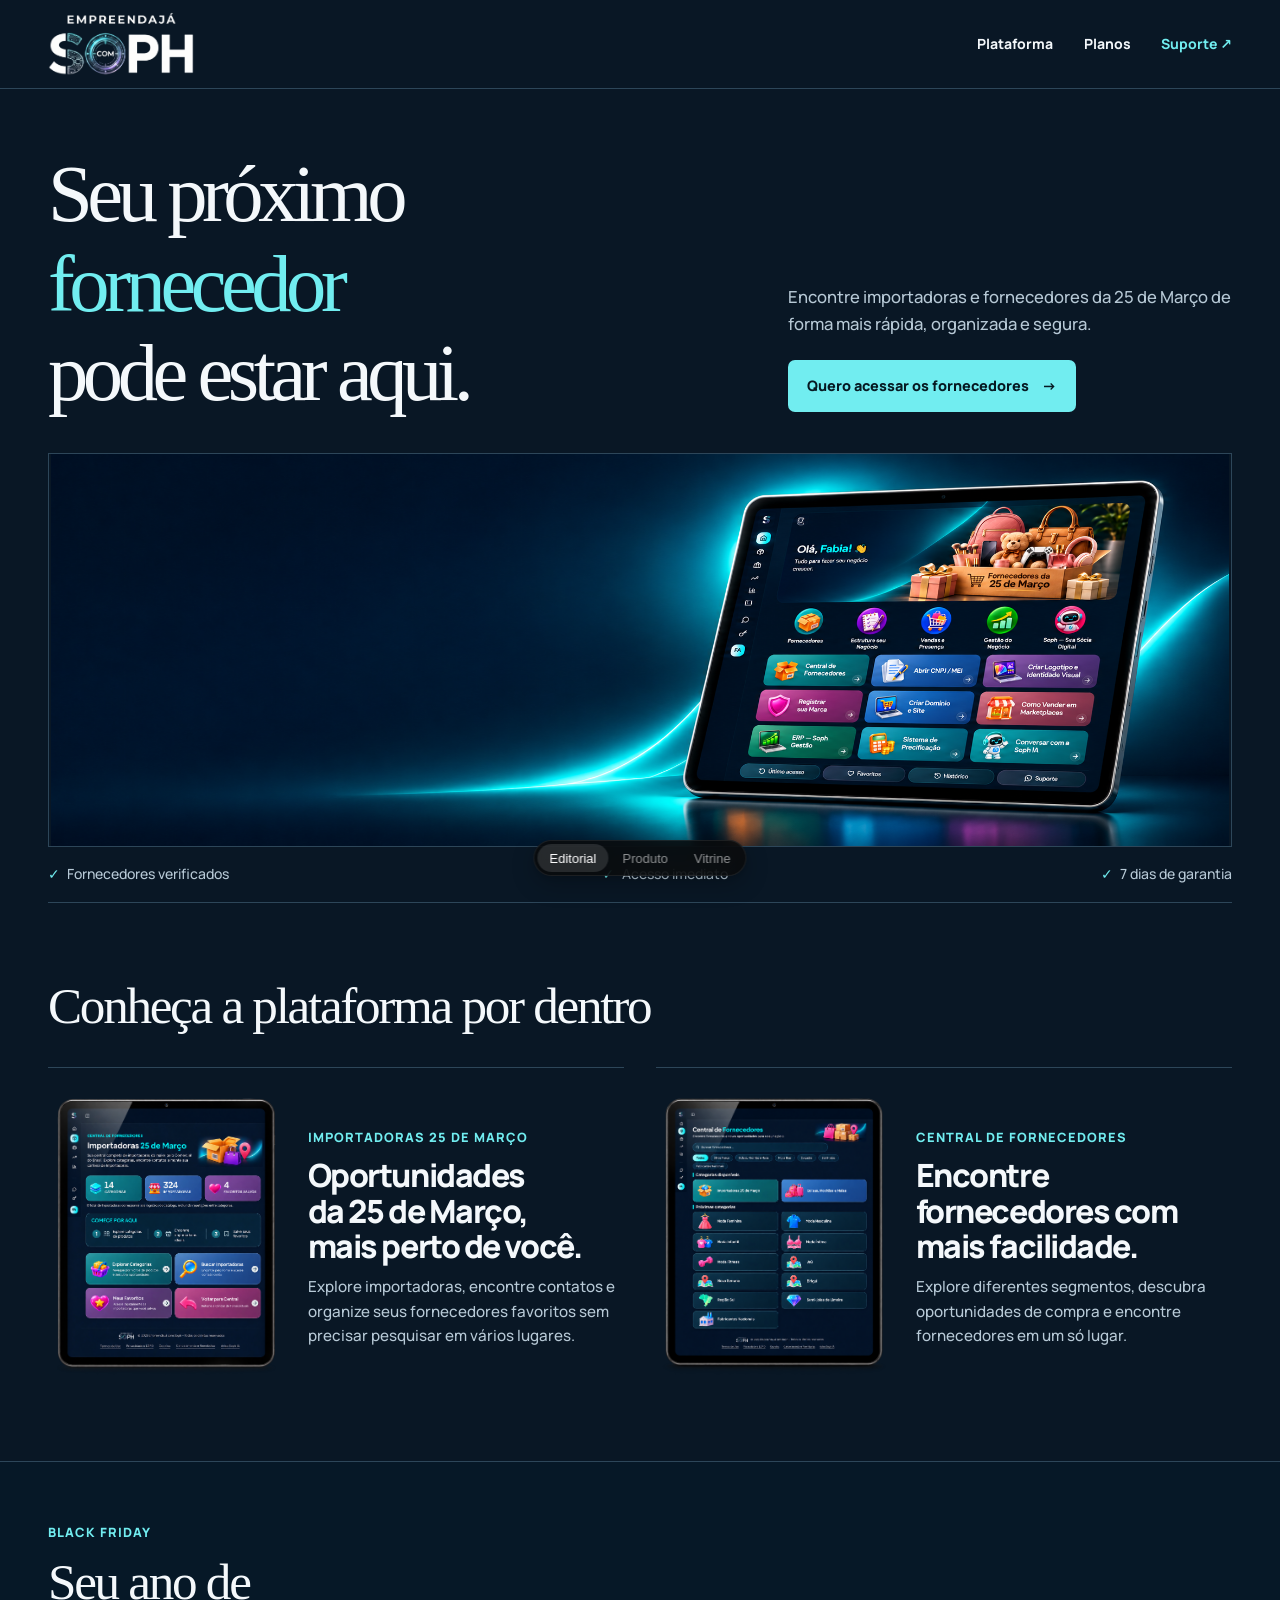
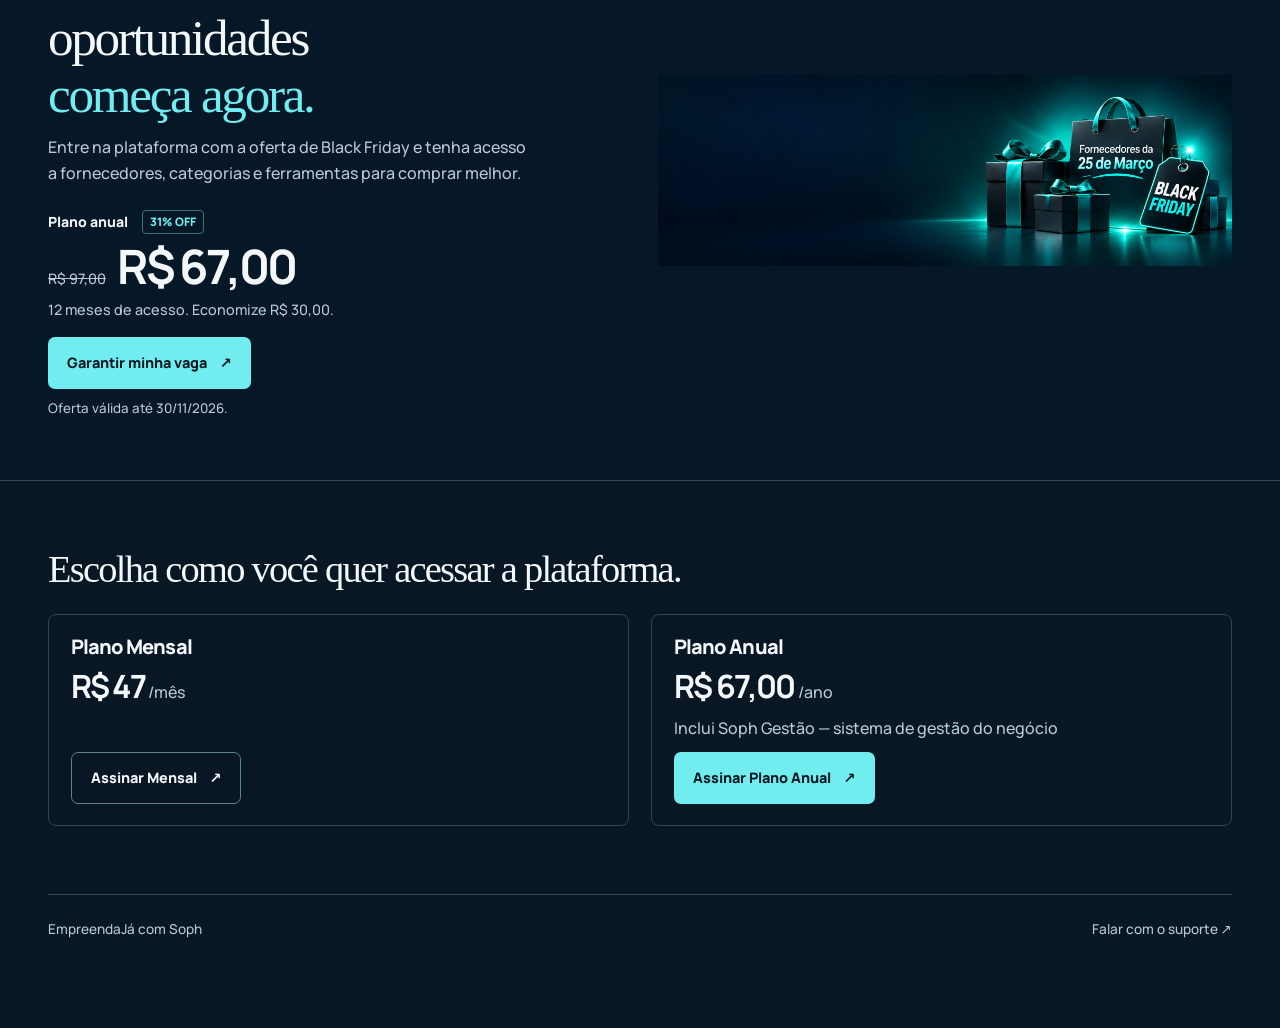
<file: public/prototipos/direcao-visual/index.html>
<!doctype html>
<html lang="pt-BR">
<head>
  <meta charset="utf-8">
  <meta name="viewport" content="width=device-width, initial-scale=1">
  <meta name="robots" content="noindex, nofollow">
  <meta name="theme-color" content="#081625">
  <title>EmpreendaJá com Soph · Direções visuais</title>
  <link rel="icon" href="favicon.ico">
  <link rel="stylesheet" href="site.css">
  <link rel="stylesheet" href="picker.css">
</head>
<body>
  <div id="stage"></div>
<nav class="proto-picker" aria-label="Prototype variants">
  <span class="proto-picker-highlight" aria-hidden="true"></span>
  <button class="proto-picker-item" data-active aria-current="true">Editorial</button>
  <button class="proto-picker-item">Produto</button>
  <button class="proto-picker-item">Vitrine</button>
</nav>
  <script src="site.js"></script>
  <script src="picker.js"></script>
</body>
</html>
</file>
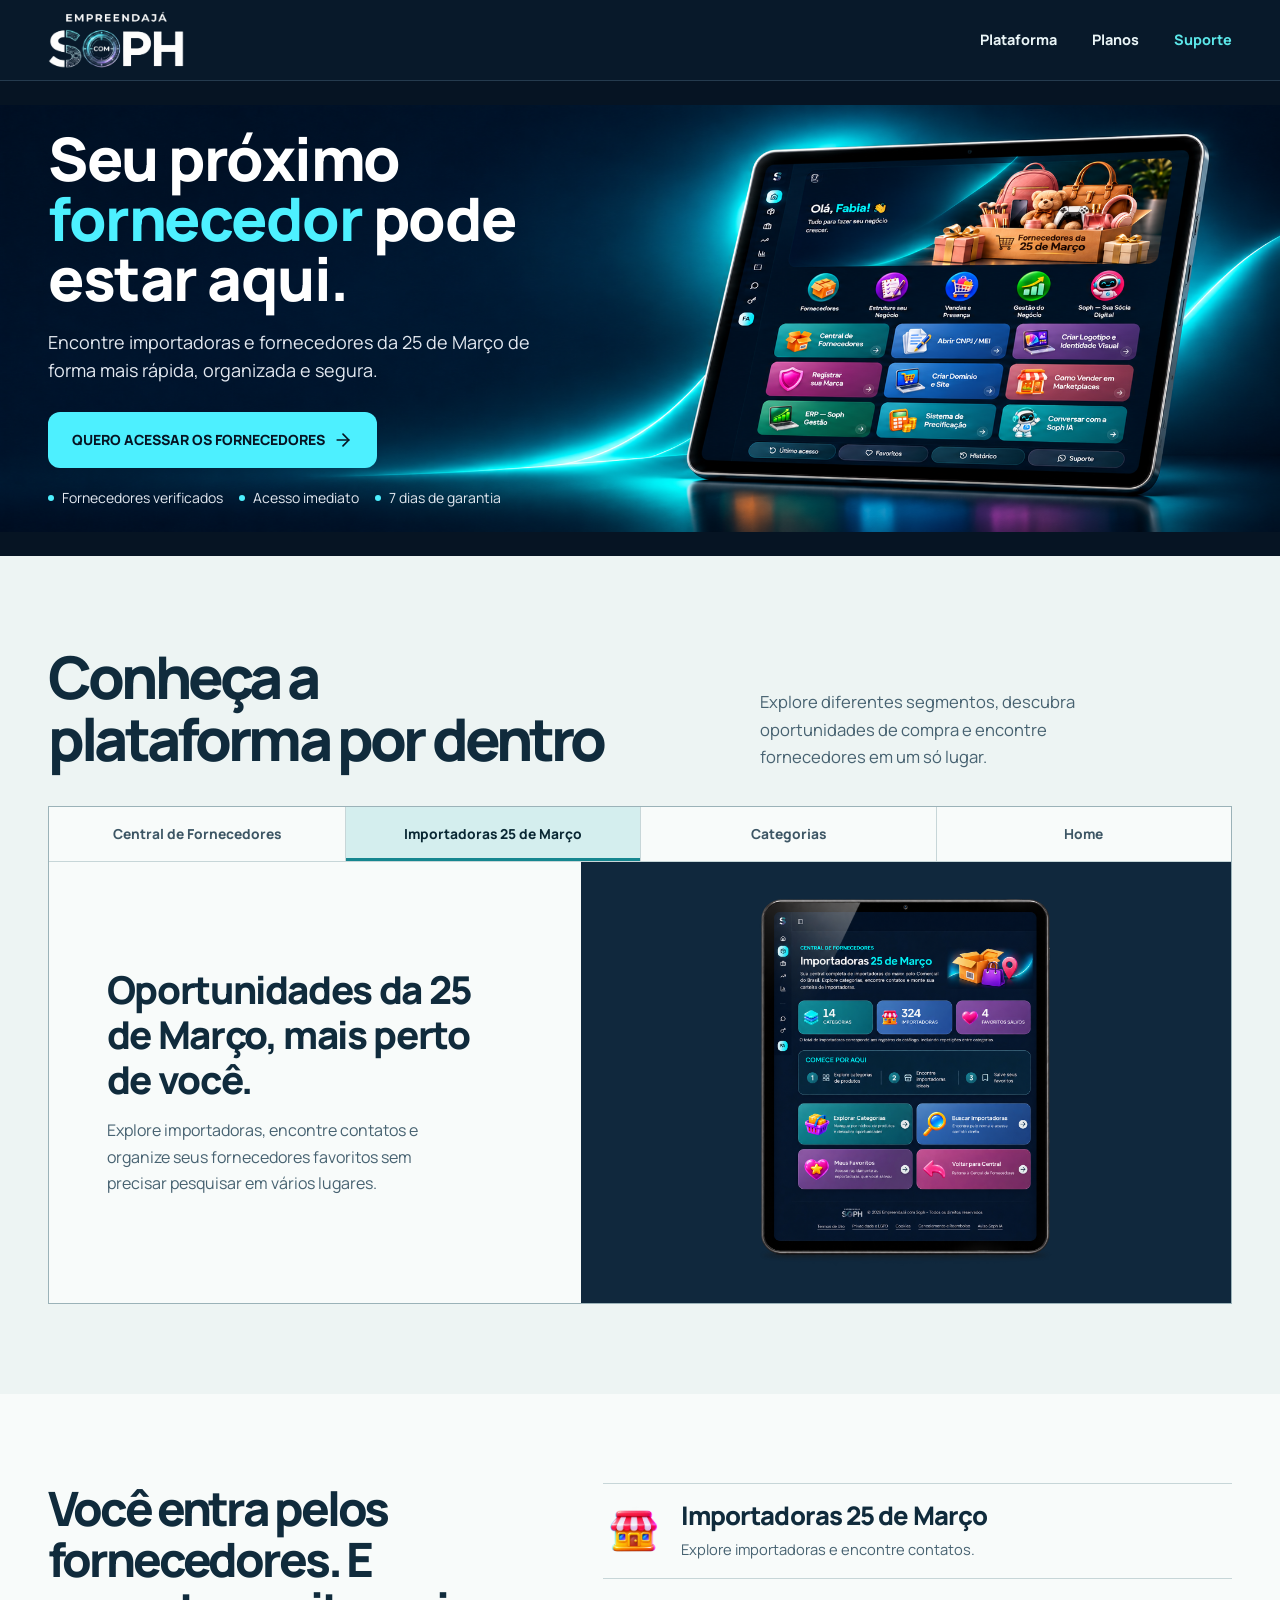
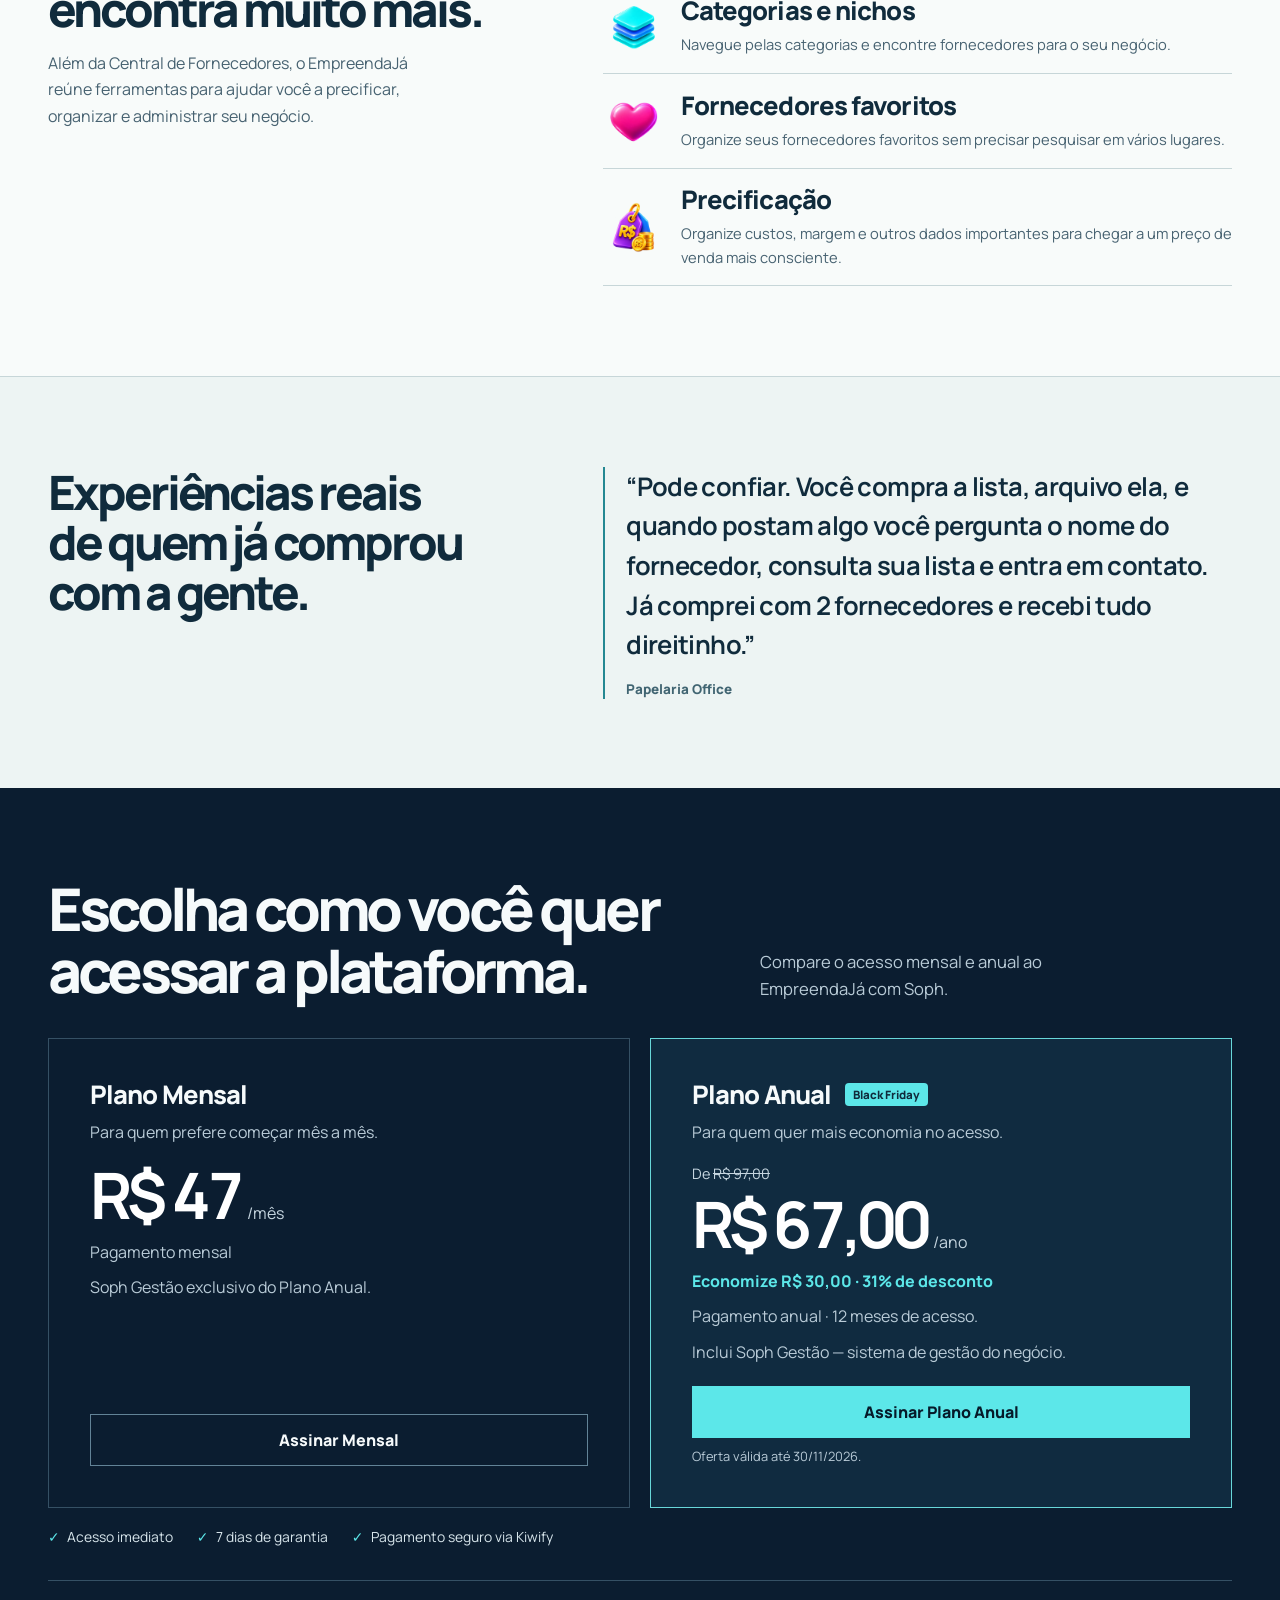
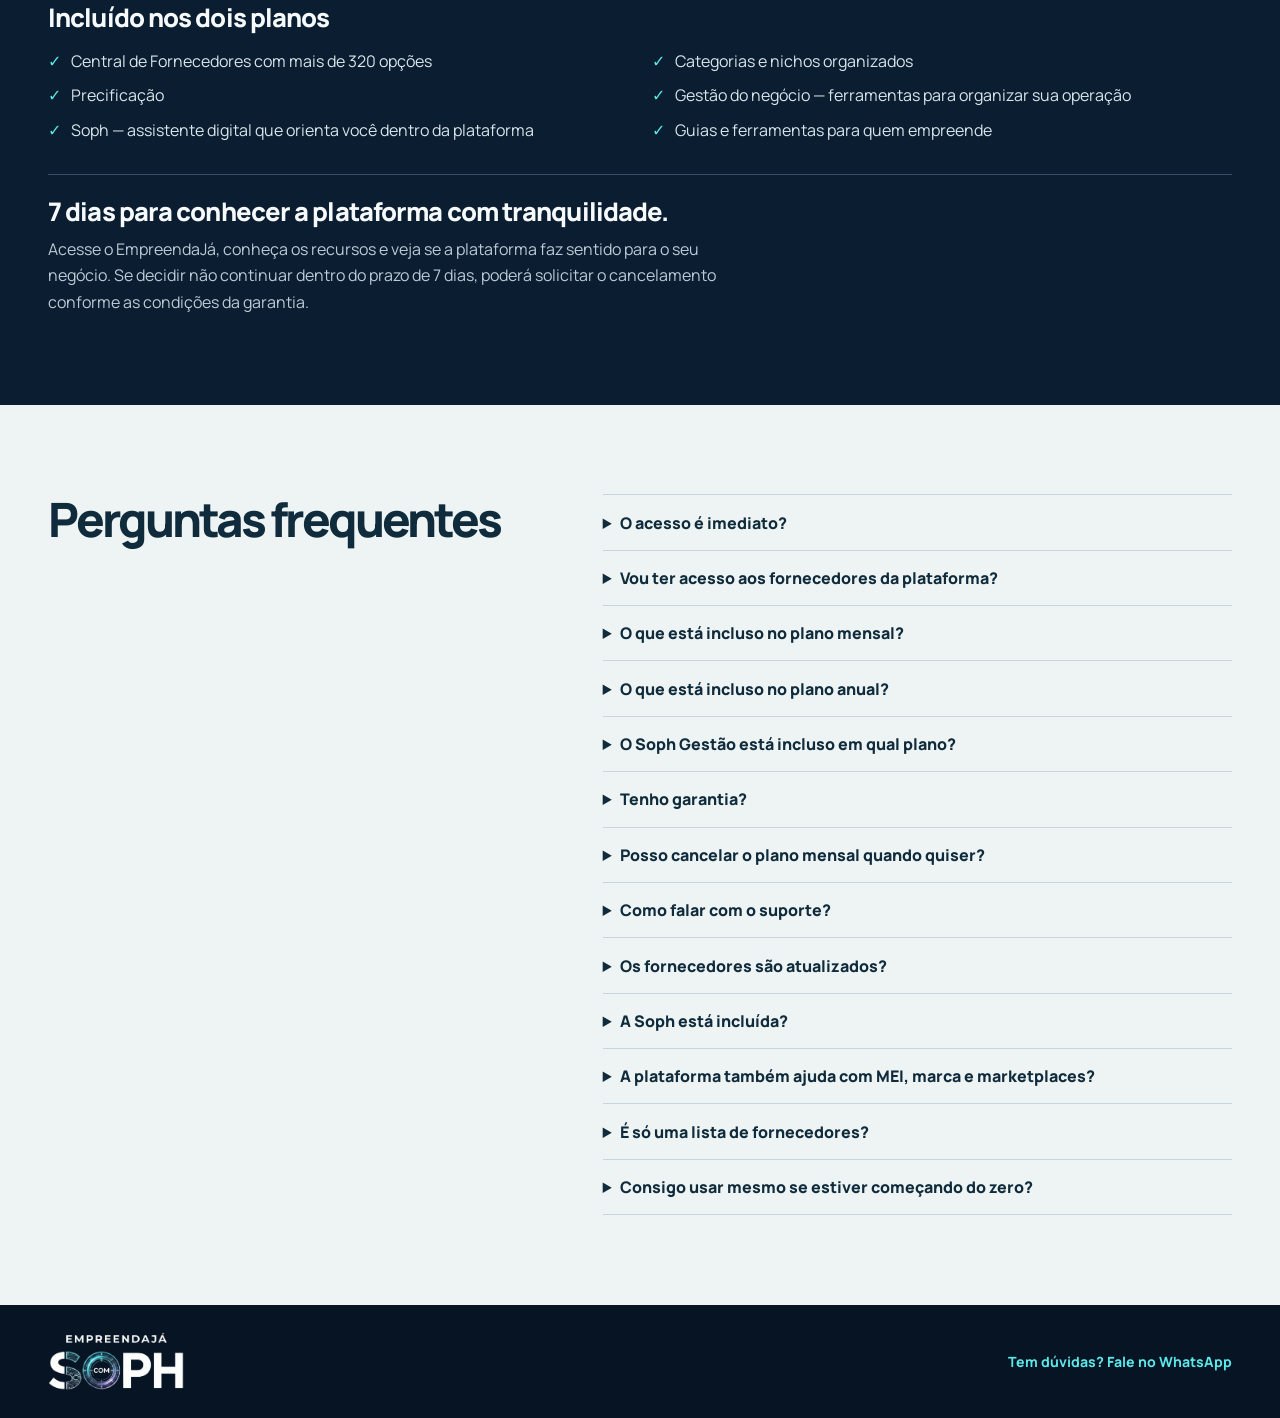
<file: public/prototipos/editorial-25-marco/index.html>
<!doctype html>
<html lang="pt-BR">
<head>
<meta charset="utf-8"><meta name="viewport" content="width=device-width,initial-scale=1">
<meta name="robots" content="noindex, nofollow"><meta name="theme-color" content="#061423">
<title>EmpreendaJá com Soph · Proposta visual</title>
<link rel="icon" href="favicon.ico"><link rel="stylesheet" href="hero.css"><link rel="stylesheet" href="editorial.css">
</head>
<body>
<a href="#main" class="skip">Ir ao conteúdo</a>
<header class="masthead"><div class="shell masthead-inner">
  <a href="#inicio" class="wordmark" aria-label="EmpreendaJá com Soph, início"><img src="assets/logo.png" alt="EmpreendaJá com Soph"></a>
  <nav aria-label="Navegação principal"><a href="#ecossistema">Plataforma</a><a href="#planos">Planos</a><a class="nav-help" href="https://wa.me/5511983348749?text=Pagina%20de%20vendas" target="_blank" rel="noopener noreferrer">Suporte</a></nav>
</div></header>
<main id="main">
<section id="inicio" class="campaign-hero relative isolate overflow-hidden bg-[#061423]"><div aria-hidden="true" class="pointer-events-none absolute inset-0 bg-no-repeat bg-right [background-size:auto_clamp(6rem,37vw,18rem)] top-[var(--navigation-height)] max-md:hidden lg:bg-contain" style="background-image: url(&quot;./assets/hero-tablet-home.png&quot;);"></div><div aria-hidden="true" class="pointer-events-none absolute inset-y-0 left-0 w-[45%] bg-gradient-to-r from-[#061423] to-transparent max-md:hidden lg:hidden"></div><div class="relative z-10 mx-auto w-full max-w-[1440px] px-5 py-9 sm:px-8 sm:py-12 max-md:py-7 lg:flex lg:min-h-[max(26rem,33.333vw)] lg:items-center lg:py-12 xl:px-12"><div class="max-w-xl lg:w-[46%]"><h1 class="max-w-[15ch] text-4xl font-extrabold leading-[1.08] tracking-tight text-white sm:text-5xl xl:text-6xl">Seu próximo <span class="text-cyan-300">fornecedor</span> pode estar aqui.</h1><p class="mt-5 max-w-[min(56%,32ch)] text-base leading-relaxed max-md:max-w-none lg:max-w-lg text-slate-200 sm:text-lg">Encontre importadoras e fornecedores da 25 de Março de forma mais rápida, organizada e segura.</p><img src="./assets/hero-tablet-home.png" alt="Tablet com a tela inicial do EmpreendaJá com Soph" width="2172" height="724" class="mx-auto mt-5 block h-auto w-full md:hidden"><a href="#planos" class="mt-7 inline-flex min-h-14 w-full items-center justify-center gap-2 rounded-xl bg-cyan-300 px-4 py-3 text-center text-sm font-extrabold text-[#061423] transition-colors hover:bg-cyan-200 focus-visible:outline-none focus-visible:ring-2 focus-visible:ring-white focus-visible:ring-offset-2 focus-visible:ring-offset-[#061423] sm:px-6 max-md:mt-5 md:w-auto">QUERO ACESSAR OS FORNECEDORES<svg xmlns="http://www.w3.org/2000/svg" width="24" height="24" viewBox="0 0 24 24" fill="none" stroke="currentColor" stroke-width="2" stroke-linecap="round" stroke-linejoin="round" class="lucide lucide-arrow-right h-5 w-5 shrink-0" aria-hidden="true"><path d="M5 12h14"></path><path d="m12 5 7 7-7 7"></path></svg></a><ul class="mt-5 flex flex-wrap gap-x-4 gap-y-2 text-sm text-slate-200 max-md:mt-4"><li class="inline-flex items-center gap-2"><span aria-hidden="true" class="h-1.5 w-1.5 rounded-full bg-cyan-300"></span>Fornecedores verificados</li><li class="inline-flex items-center gap-2"><span aria-hidden="true" class="h-1.5 w-1.5 rounded-full bg-cyan-300"></span>Acesso imediato</li><li class="inline-flex items-center gap-2"><span aria-hidden="true" class="h-1.5 w-1.5 rounded-full bg-cyan-300"></span>7 dias de garantia</li></ul></div></div></section>
<section id="ecossistema" class="studio tour" aria-labelledby="tour-title">
  <div class="shell">
    <header class="intro-line"><h2 id="tour-title">Conheça a plataforma por dentro</h2><p>Explore diferentes segmentos, descubra oportunidades de compra e encontre fornecedores em um só lugar.</p></header>
    <div class="viewer">
      <div class="screen-tabs" role="tablist" aria-label="Telas da plataforma"></div>
      <div id="screen-panel" class="screen-panel" role="tabpanel" tabindex="0"></div>
    </div>
  </div>
</section>
<section class="studio resource" aria-labelledby="resource-title"><div class="shell resource-inner">
    <div class="resource-intro"><h2 id="resource-title">Você entra pelos fornecedores. E encontra muito mais.</h2><p>Além da Central de Fornecedores, o EmpreendaJá reúne ferramentas para ajudar você a precificar, organizar e administrar seu negócio.</p></div>
    <div class="resource-list">
      <article><img src="assets/icon-importadoras.png" width="60" height="60" loading="lazy" alt=""><div><h3>Importadoras 25 de Março</h3><p>Explore importadoras e encontre contatos.</p></div></article>
      <article><img src="assets/icon-categorias.png" width="60" height="60" loading="lazy" alt=""><div><h3>Categorias e nichos</h3><p>Navegue pelas categorias e encontre fornecedores para o seu negócio.</p></div></article>
      <article><img src="assets/icon-favoritos.png" width="60" height="60" loading="lazy" alt=""><div><h3>Fornecedores favoritos</h3><p>Organize seus fornecedores favoritos sem precisar pesquisar em vários lugares.</p></div></article>
      <article><img src="assets/icon-precificacao.png" width="60" height="60" loading="lazy" alt=""><div><h3>Precificação</h3><p>Organize custos, margem e outros dados importantes para chegar a um preço de venda mais consciente.</p></div></article>
    </div>
  </div></section>
<section class="studio testimony" aria-labelledby="quote-title"><div class="shell quote-inner"><h2 id="quote-title">Experiências reais de quem já comprou com a gente.</h2><figure><blockquote>“Pode confiar. Você compra a lista, arquivo ela, e quando postam algo você pergunta o nome do fornecedor, consulta sua lista e entra em contato. Já comprei com 2 fornecedores e recebi tudo direitinho.”</blockquote><figcaption>Papelaria Office</figcaption></figure></div></section>
<section id="planos" class="studio pricing" aria-labelledby="pricing-title">
  <div class="shell">
    <header class="intro-line"><h2 id="pricing-title">Escolha como você quer acessar a plataforma.</h2><p>Compare o acesso mensal e anual ao EmpreendaJá com Soph.</p></header>
    <div id="price-plans" class="plan-grid"></div>
    <ul class="plan-trust"><li>Acesso imediato</li><li>7 dias de garantia</li><li>Pagamento seguro via Kiwify</li></ul>
    <div class="included"><h3>Incluído nos dois planos</h3><ul id="common-benefits"></ul></div>
    <div class="guarantee"><h3>7 dias para conhecer a plataforma com tranquilidade.</h3><p>Acesse o EmpreendaJá, conheça os recursos e veja se a plataforma faz sentido para o seu negócio. Se decidir não continuar dentro do prazo de 7 dias, poderá solicitar o cancelamento conforme as condições da garantia.</p></div>
  </div>
</section>
<section class="studio faq" aria-labelledby="faq-title"><div class="shell faq-inner">
  <h2 id="faq-title">Perguntas frequentes</h2><div id="faq-items"></div>
</div></section>
</main>
<footer class="studio footer"><div class="shell footer-inner"><a class="wordmark" href="#inicio" aria-label="EmpreendaJá com Soph, início"><img src="assets/logo.png" alt="EmpreendaJá com Soph"></a><a href="https://wa.me/5511983348749?text=Pagina%20de%20vendas" target="_blank" rel="noopener noreferrer">Tem dúvidas? Fale no WhatsApp</a></div></footer>
<script src="dados.js"></script><script src="editorial.js"></script>
</body>
</html>
</file>
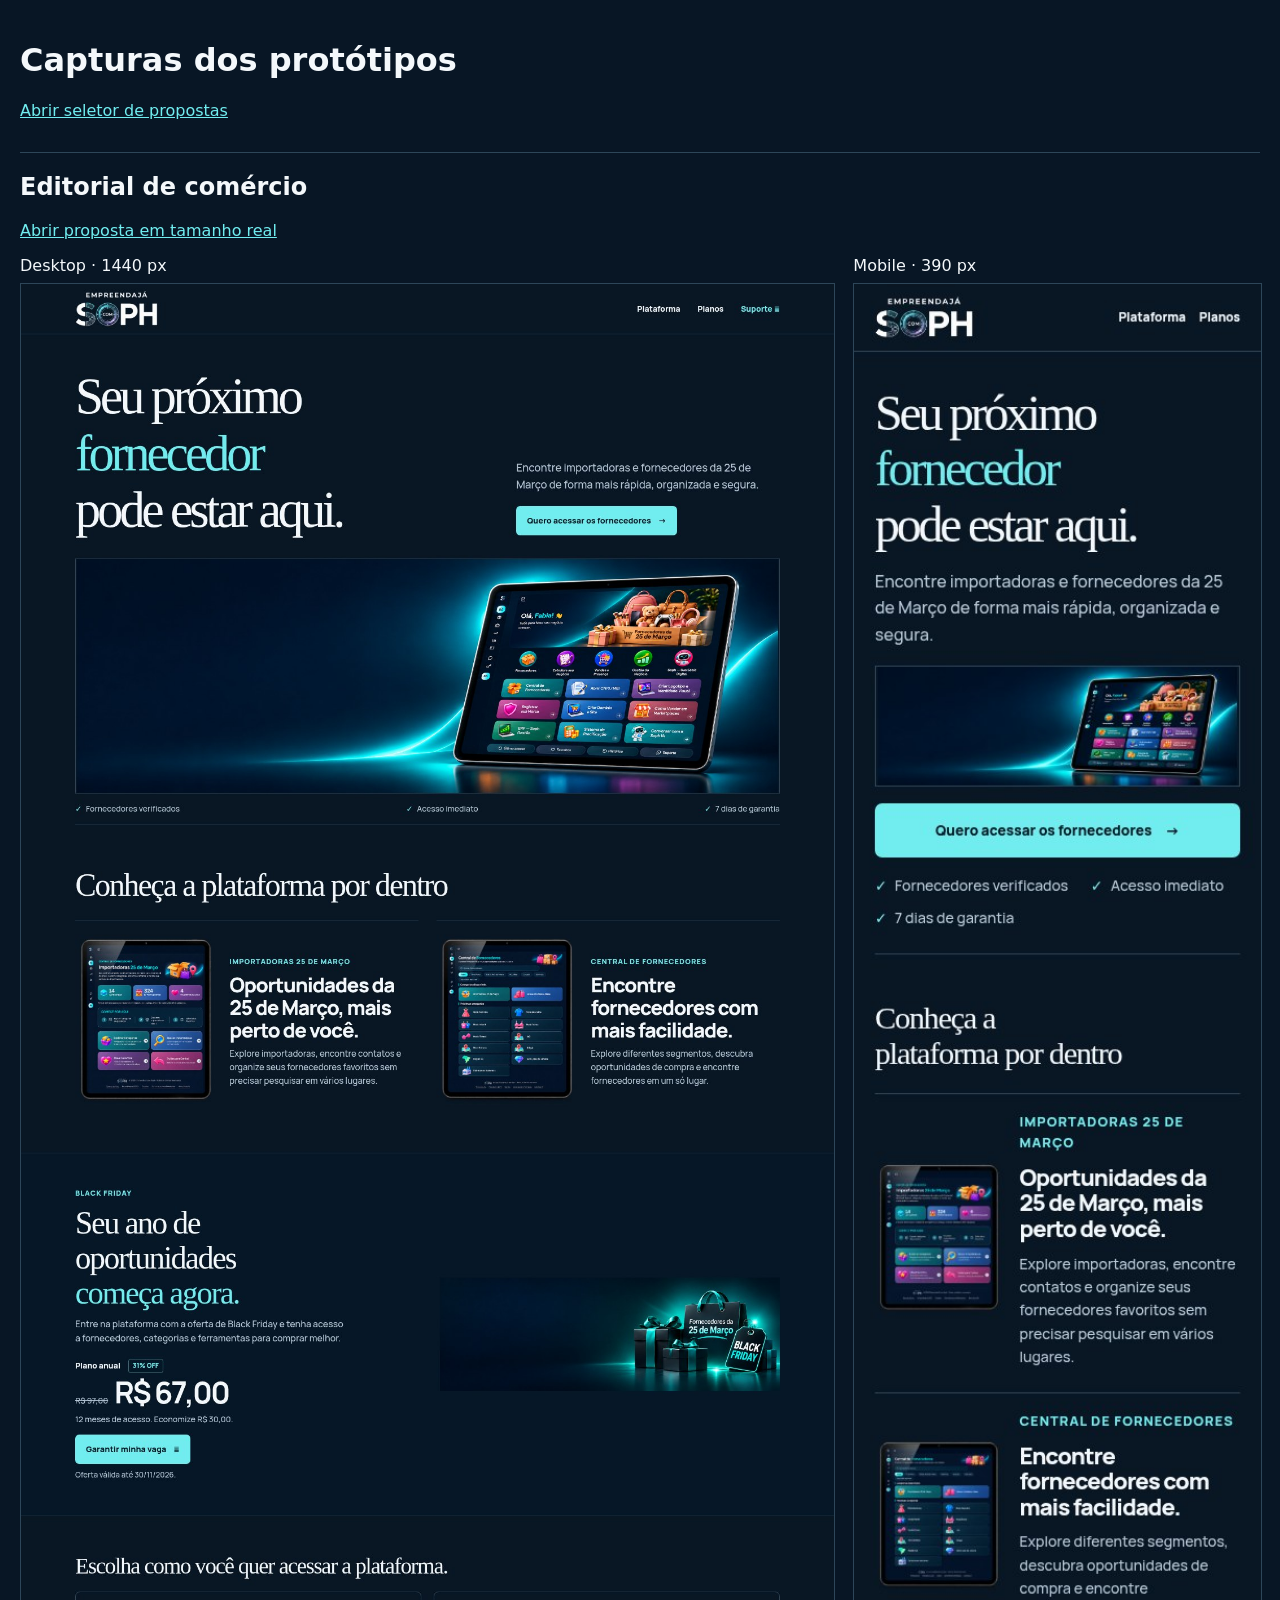
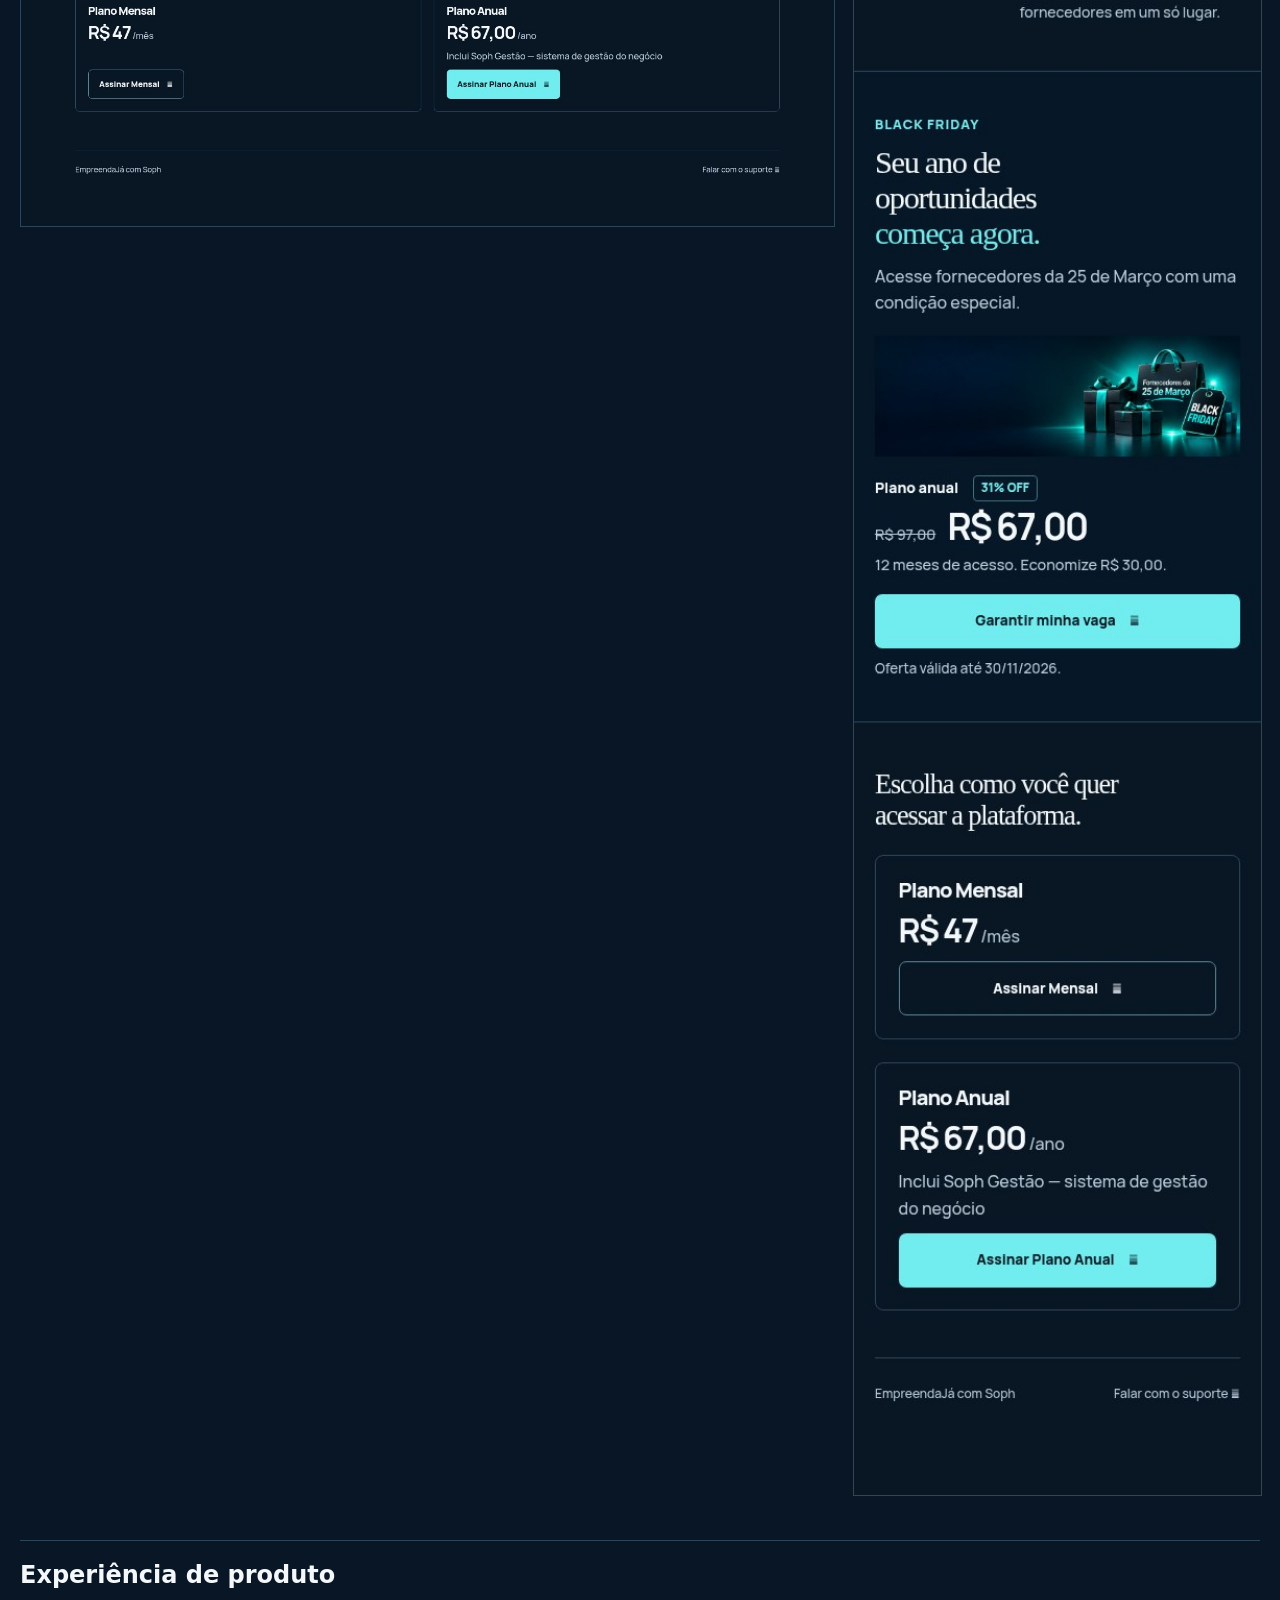
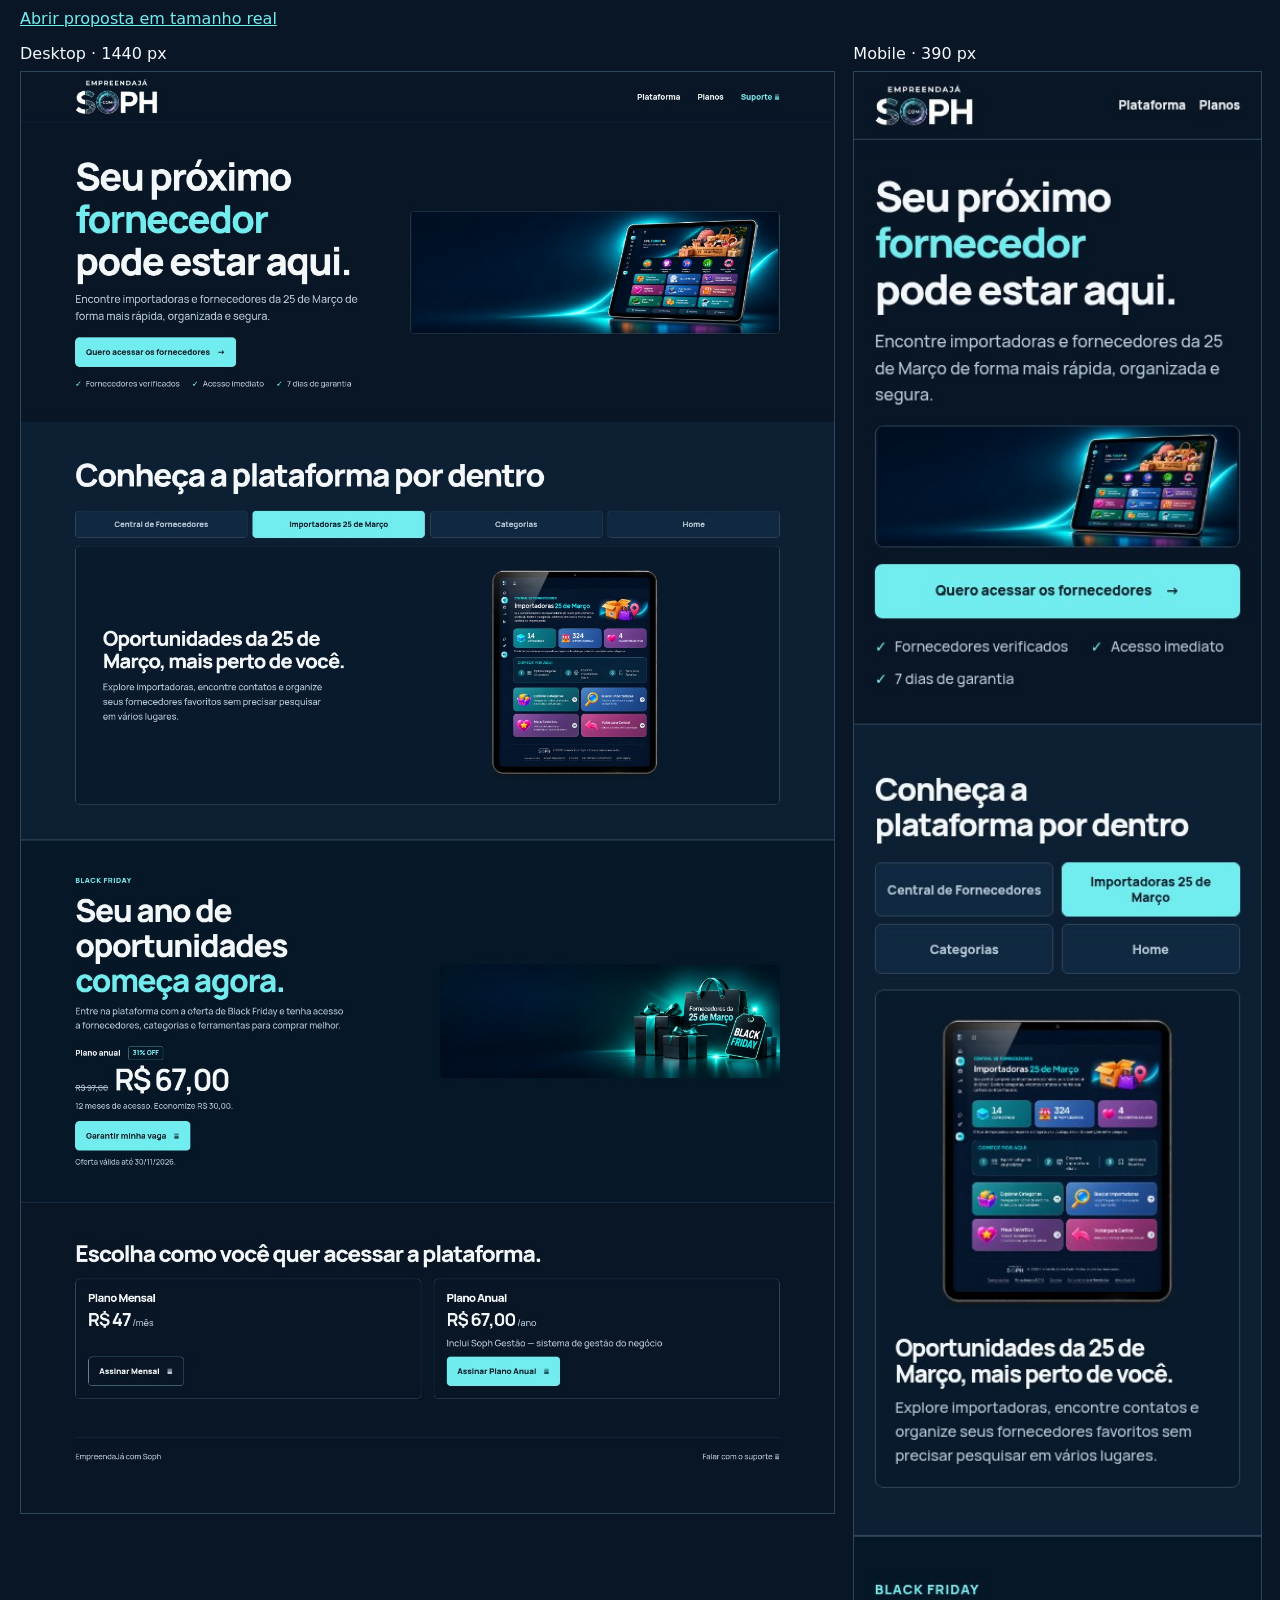
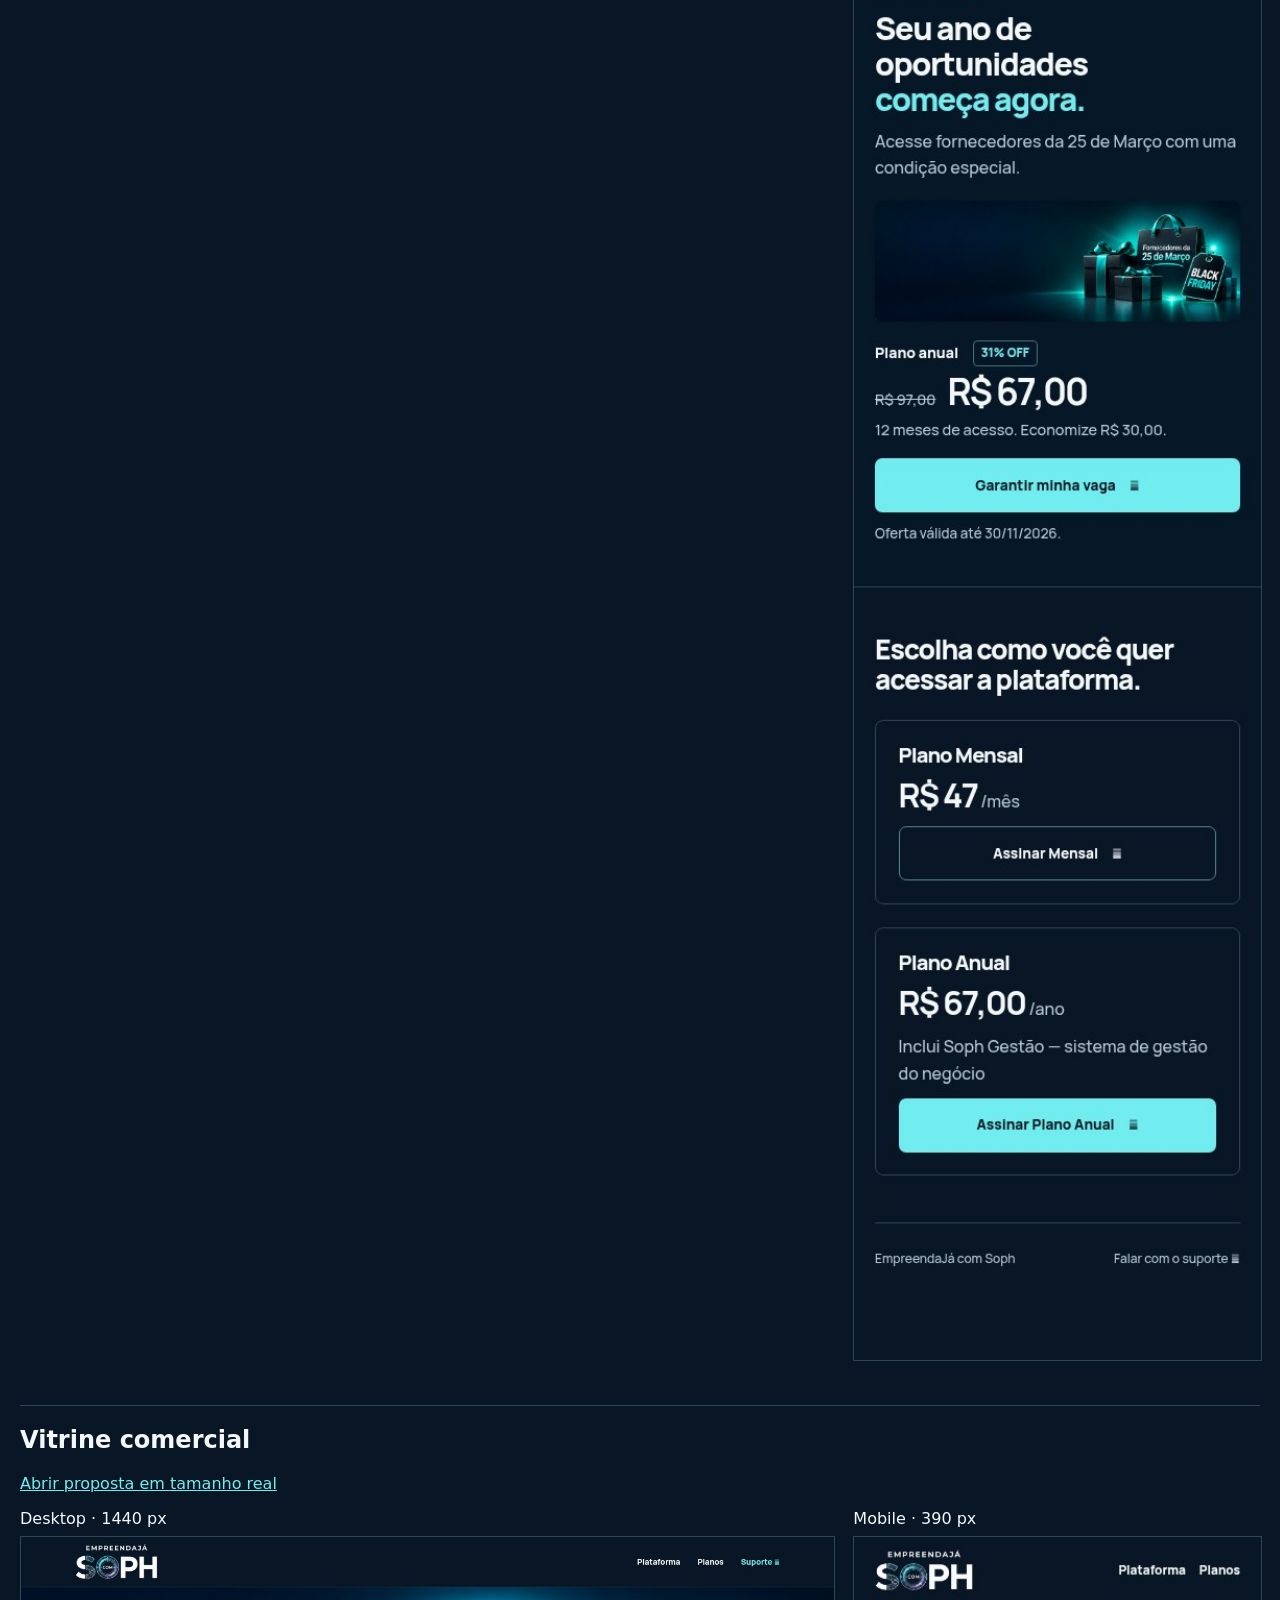
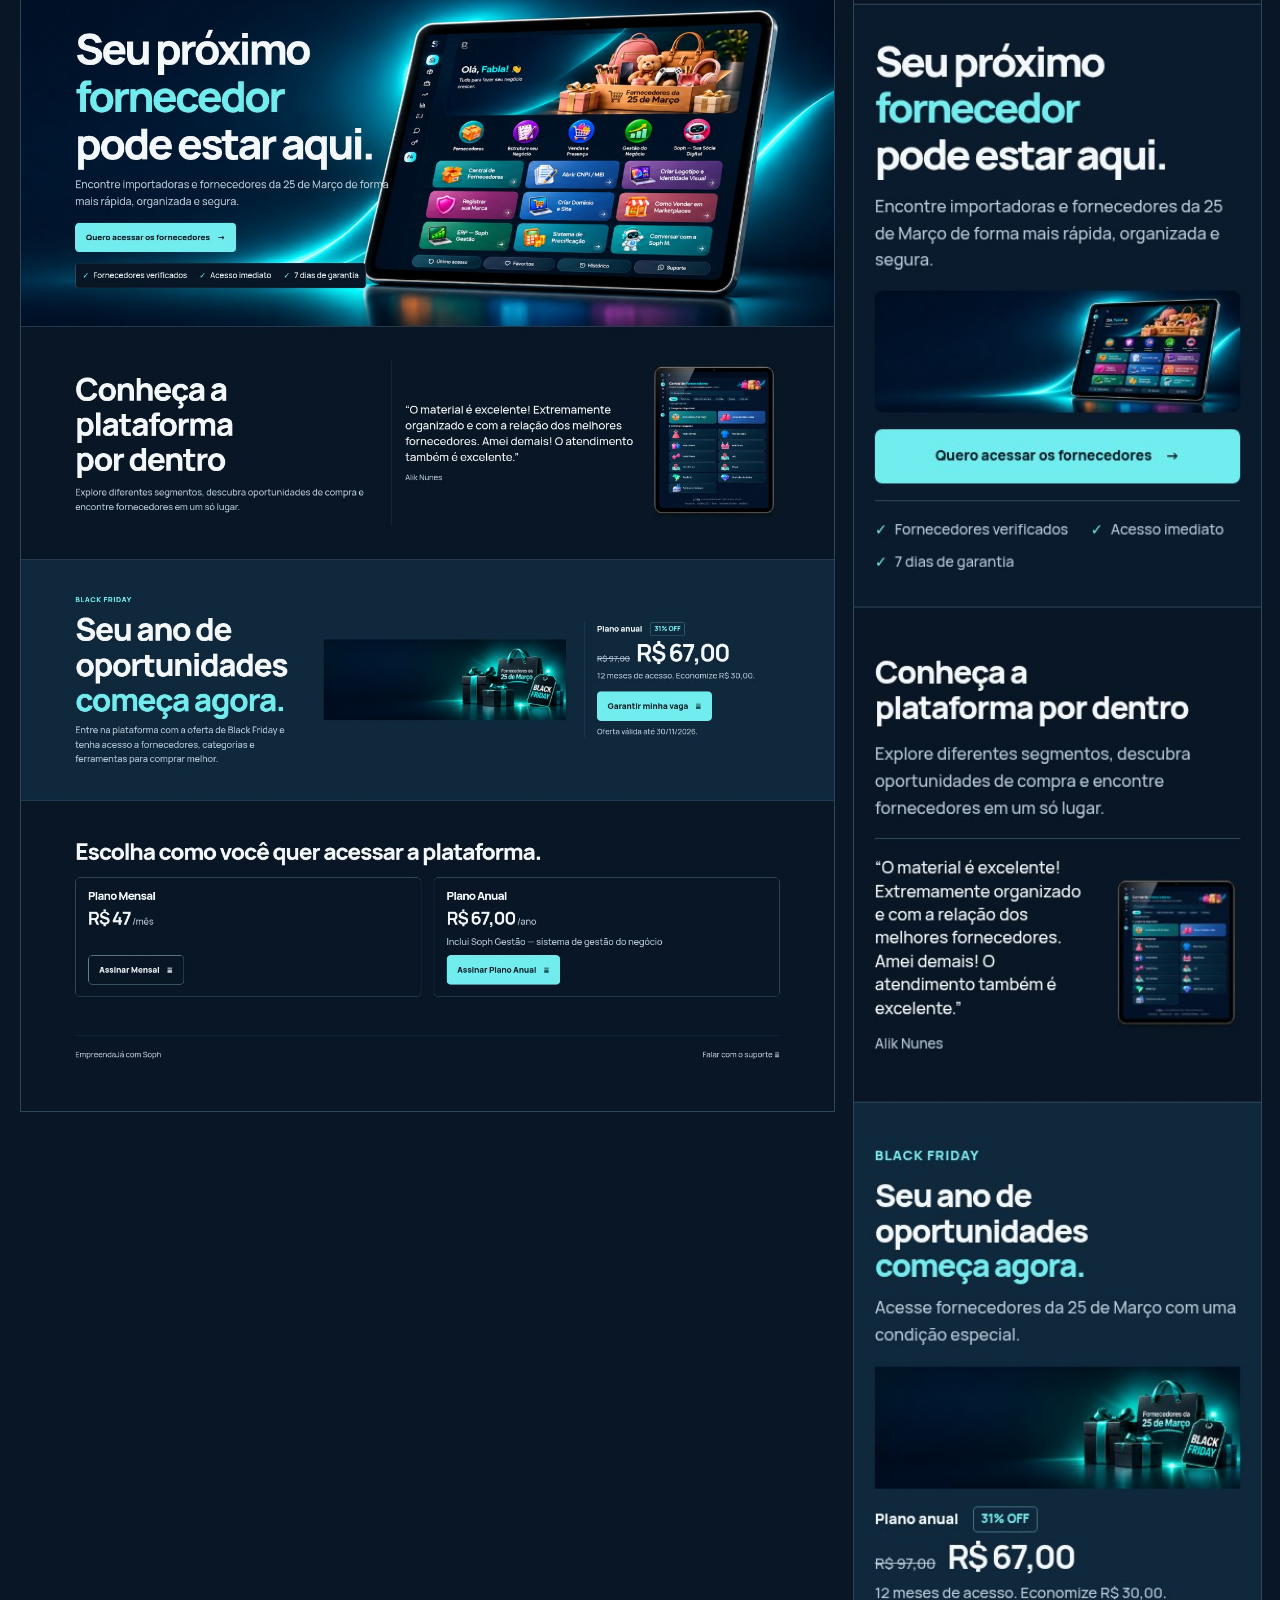
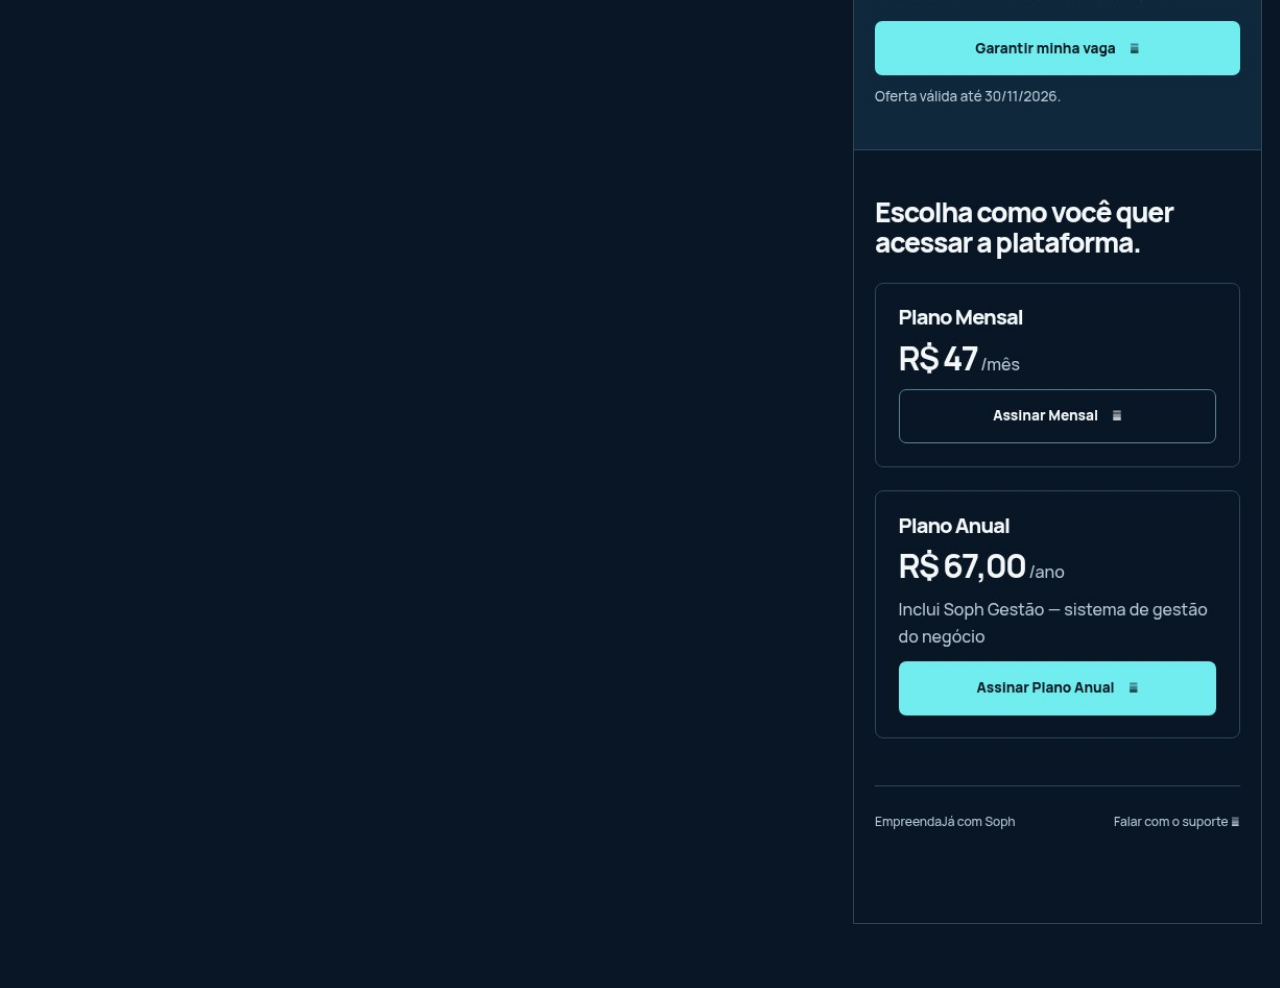
<file: public/prototipos/direcao-visual/capturas.html>
<!doctype html><html lang="pt-BR"><meta charset="utf-8"><meta name="viewport" content="width=device-width,initial-scale=1">
<meta name="robots" content="noindex, nofollow"><title>Capturas dos protótipos · EmpreendaJá com Soph</title>
<style>body{max-width:78rem;margin:auto;padding:1.25rem;background:#081625;color:#f4f8fb;font:1rem system-ui}a{color:#71edf0}.pair{display:grid;grid-template-columns:minmax(0,2fr) minmax(0,1fr);gap:1.25rem;margin-bottom:2.5rem}figure{margin:0}figcaption{margin-bottom:.5rem}img{width:100%;height:auto;border:1px solid #2d4659}section{border-top:1px solid #2d4659;margin-top:2rem}@media(max-width:650px){.pair{grid-template-columns:1fr}}</style>
<h1>Capturas dos protótipos</h1><p><a href="./">Abrir seletor de propostas</a></p><section><h2>Editorial de comércio</h2><p><a href="./?v=1">Abrir proposta em tamanho real</a></p><div class="pair">
<figure><figcaption>Desktop · 1440 px</figcaption><a href="capturas/editorial-1440.jpg"><img loading="lazy" src="capturas/editorial-1440.jpg" alt="Editorial de comércio em desktop"></a></figure>
<figure><figcaption>Mobile · 390 px</figcaption><a href="capturas/editorial-390.jpg"><img loading="lazy" src="capturas/editorial-390.jpg" alt="Editorial de comércio em mobile"></a></figure>
</div></section><section><h2>Experiência de produto</h2><p><a href="./?v=2">Abrir proposta em tamanho real</a></p><div class="pair">
<figure><figcaption>Desktop · 1440 px</figcaption><a href="capturas/product-1440.jpg"><img loading="lazy" src="capturas/product-1440.jpg" alt="Experiência de produto em desktop"></a></figure>
<figure><figcaption>Mobile · 390 px</figcaption><a href="capturas/product-390.jpg"><img loading="lazy" src="capturas/product-390.jpg" alt="Experiência de produto em mobile"></a></figure>
</div></section><section><h2>Vitrine comercial</h2><p><a href="./?v=3">Abrir proposta em tamanho real</a></p><div class="pair">
<figure><figcaption>Desktop · 1440 px</figcaption><a href="capturas/showcase-1440.jpg"><img loading="lazy" src="capturas/showcase-1440.jpg" alt="Vitrine comercial em desktop"></a></figure>
<figure><figcaption>Mobile · 390 px</figcaption><a href="capturas/showcase-390.jpg"><img loading="lazy" src="capturas/showcase-390.jpg" alt="Vitrine comercial em mobile"></a></figure>
</div></section></html>
</file>
<file: public/prototipos/direcao-visual/site.css>
@import url('https://fonts.googleapis.com/css2?family=Manrope:wght@400;500;600;700;800&display=swap');

:root{color-scheme:dark;--ink:#081625;--navy:#0d2033;--panel:#102940;--line:#2d4659;--paper:#f4f8fb;--muted:#b7c9d6;--accent:#71edf0}
*{box-sizing:border-box}
body{margin:0;background:var(--ink);color:var(--paper);font:500 16px/1.6 Manrope,system-ui,sans-serif}
img{display:block;max-width:100%;height:auto}
a{color:inherit;text-decoration:none}
a:focus-visible,button:focus-visible,[tabindex]:focus-visible{outline:2px solid var(--accent);outline-offset:4px}
h1,h2,h3,p,blockquote{margin:0}
h1,h2,h3{line-height:1.11;letter-spacing:-.045em;font-weight:800}
h1{font-size:clamp(2.5rem,5.25vw,5rem);max-width:15ch;text-wrap:balance}
h2{font-size:clamp(2rem,4vw,3.5rem);text-wrap:balance}
h3{font-size:clamp(1.45rem,2.5vw,2.35rem);text-wrap:balance}
p{color:var(--muted)}
em{color:var(--accent);font-style:normal}
.wrap{width:min(100% - 96px,1248px);margin-inline:auto}
.site-header{border-bottom:1px solid var(--line)}
.nav,.footer{display:flex;align-items:center;justify-content:space-between;gap:1.25rem}
.nav{min-height:88px}
.brand img{width:146px;height:auto}
.nav nav{display:flex;align-items:center;gap:1.9rem;font-size:.875rem;font-weight:750}
.nav a:hover,.footer a:hover{color:var(--accent)}
.support{color:var(--accent)}
.button{min-height:52px;display:inline-flex;align-items:center;justify-content:center;gap:.8rem;padding:10px 19px;border-radius:7px;font-weight:800;font-size:.9rem;line-height:1.25;text-align:center;transition:background-color 150ms ease-out,color 150ms ease-out}
.button:active{outline:1px solid currentColor;outline-offset:-4px}
.primary{background:var(--accent);color:#061922}
.primary:hover{background:#abfbfb}
.outline{border:1px solid #598292;color:var(--paper)}
.outline:hover{background:var(--panel)}
.benefits{display:flex;flex-wrap:wrap;gap:.55rem 1.35rem;list-style:none;padding:0;margin:0;color:var(--muted);font-size:.875rem}
.benefits li{display:flex;gap:.46rem;align-items:center}
.benefits li span{color:var(--accent)}
.hero-art,.offer-art{width:100%;aspect-ratio:3/1;object-fit:contain}
.hero-copy p,.hero-grid p{max-width:49ch;font-size:clamp(1rem,1.3vw,1.19rem)}
.hero-copy .button,.hero-action .button{margin-top:1.4rem}
.section-head{margin-bottom:2rem}
.section-head p{margin-top:1rem;max-width:57ch}
.kicker{color:var(--accent);font-weight:800;font-size:.8rem;letter-spacing:.08em;text-transform:uppercase}
.screen-art{width:100%;object-fit:contain}
.offer{background:#061827;border-block:1px solid var(--line)}
.offer-grid{position:relative;isolation:isolate;display:grid;grid-template-columns:1fr 1.05fr;column-gap:5vw;padding-block:3.75rem;align-content:center;min-height:420px}
.offer-copy,.offer-action{position:relative;z-index:1;grid-column:1}
.offer-copy h2{margin-block:.7rem;max-width:18ch}
.offer-desc{max-width:48ch}
.offer-action{margin-top:1.45rem}
.offer-action p{font-size:.9rem}
.offer-art{grid-area:1/2/3/3;align-self:center;width:100%;aspect-ratio:auto}
.plan-label{display:flex;align-items:center;gap:.85rem;font-weight:800;font-size:.875rem}
.plan-label span{border:1px solid #3c727b;padding:2px 7px;border-radius:4px;color:var(--accent);font-size:.73rem}
.offer-price{display:flex;align-items:baseline;gap:.7rem;margin-block:.35rem}
.offer-price s{color:var(--muted);font-size:.9rem}
.offer-price strong,.plans strong{font-size:clamp(2.2rem,3.7vw,3.5rem);line-height:1.1;letter-spacing:-.055em}
.offer-action .button{margin-top:1rem}
.offer-action small{display:block;margin-top:.6rem;color:var(--muted)}
.only-mobile{display:none}
.purchase{padding-block:4.2rem}
.purchase h2{font-size:clamp(1.65rem,3vw,2.5rem)}
.plans{display:grid;grid-template-columns:1fr 1fr;gap:1.4rem;margin-top:1.45rem}
.plans>div{padding:1.35rem;border:1px solid var(--line);border-radius:8px;display:flex;flex-direction:column;gap:.65rem;align-items:flex-start}
.plans>div h3{font-size:1.25rem}
.plans strong{color:var(--paper);font-size:2rem}
.plans .button{margin-top:auto}
.footer{border-top:1px solid var(--line);padding-block:1.5rem 5.5rem;color:var(--muted);font-size:.85rem}

/* Editorial: typography, broad image, and two feature stories. */
.editorial{background:#091725}
.editorial-hero{padding-top:3.75rem}
.editorial-intro{display:grid;grid-template-columns:1.55fr 1fr;gap:4vw;align-items:end;margin-bottom:2.2rem}
.editorial h1,.editorial h2{font-family:Georgia,'Times New Roman',serif;font-weight:400}
.editorial h1{font-size:clamp(3.25rem,6.3vw,6.25rem);letter-spacing:-.068em;max-width:14ch}
.editorial .hero-copy{padding-bottom:.35rem}
.editorial .hero-art{border:1px solid var(--line)}
.editorial-hero .benefits{justify-content:space-between;padding-block:1rem;border-bottom:1px solid var(--line)}
.editorial-tour{padding-block:4.7rem}
.editorial-features{display:grid;grid-template-columns:1fr 1fr;gap:2rem}
.editorial-features article{display:grid;grid-template-columns:minmax(100px,.75fr) 1fr;align-items:center;gap:1.4rem;border-top:1px solid var(--line);padding-top:1.35rem}
.editorial-features .kicker{margin-bottom:.7rem}
.editorial-features h3{margin-bottom:.65rem}
.editorial-features article p:last-child{font-size:.95rem}

/* Produto: a search-and-discovery tour with real screenshots. */
.hero-grid{display:grid;grid-template-columns:minmax(0,1fr) minmax(0,1.2fr);column-gap:3rem;padding-block:3.6rem;align-items:center}
.hero-grid>div:first-child,.hero-action{grid-column:1}
.hero-grid h1{margin-bottom:1rem}
.hero-grid .hero-art{grid-area:1/2/3/3}
.hero-action .benefits{margin-top:1.15rem}
.product .hero-art{border:1px solid var(--line);border-radius:8px}
.product-tour{background:var(--navy);border-block:1px solid var(--line);padding-block:3.8rem}
.tabs{display:grid;grid-template-columns:repeat(4,1fr);gap:.6rem;margin-bottom:.9rem}
.tabs button{background:#102940;color:var(--muted);border:1px solid var(--line);border-radius:6px;font:800 .86rem/1.25 Manrope,system-ui,sans-serif;padding:.6rem;min-height:48px;cursor:pointer;transition:background-color 150ms ease-out,color 150ms ease-out}
.tabs button[aria-selected="true"]{color:#071a25;background:var(--accent);border-color:var(--accent)}
.screen-panel{display:grid;grid-template-columns:.78fr 1fr;align-items:center;gap:2rem;min-height:445px;padding:1.8rem 3rem;border-radius:8px;background:#081a2b;border:1px solid var(--line)}
.screen-panel .screen-art{width:min(100%,320px);justify-self:center}
.screen-copy p{margin-top:.9rem;max-width:39ch}
.product .offer-art{border-radius:8px}

/* Vitrine: commercial emphasis and an existing customer account. */
.showcase .showcase-hero{background:#091b2d;border-bottom:1px solid var(--line)}
.showcase .hero-grid{min-height:470px}
.showcase .hero-grid h1{font-weight:800;letter-spacing:-.06em}
.showcase .hero-art{border-radius:8px}
.showcase .hero-action .benefits{border-top:1px solid var(--line);padding-top:1rem}
.showcase-tour{display:grid;grid-template-columns:.86fr 1.14fr;align-items:center;gap:2.5rem;padding-block:3.8rem}
.showcase-tour .section-head{margin-bottom:0}
.showcase-proof{display:grid;grid-template-columns:1fr 35%;align-items:center;gap:1.35rem;border-left:1px solid var(--line);padding-left:1.5rem}
.showcase-proof blockquote{font-size:clamp(1rem,1.55vw,1.25rem);line-height:1.4;color:var(--paper)}
.showcase-proof p{margin-top:.8rem;font-size:.84rem}
.showcase .offer{background:#10283c}
.showcase .offer-grid{grid-template-columns:1fr 1.05fr .85fr;column-gap:2rem;align-items:center;min-height:0}
.showcase .offer-copy{grid-column:1}
.showcase .offer-art{grid-area:1/2/2/3}
.showcase .offer-action{grid-area:1/3/2/4;border-left:1px solid var(--line);padding-left:1.4rem;margin:0}
.showcase .offer-price strong{font-size:clamp(2rem,3vw,3rem)}

@media(max-width:1000px){
 .wrap{width:calc(100% - 56px)}
 .editorial-features article{grid-template-columns:.65fr 1fr;gap:1rem}
 .showcase .offer-grid{grid-template-columns:1fr 1fr}
 .showcase .offer-art{grid-area:1/2/3/3}
 .showcase .offer-action{grid-area:auto/1;border-left:0;padding-left:0;margin-top:1.3rem}
}
@media(max-width:767px){
 .wrap{width:calc(100% - 40px)}
 .nav{min-height:64px;gap:.6rem}
 .brand img{width:94px}
 .nav nav{gap:.8rem;font-size:.74rem}
 .nav .support{display:none}
 h1{max-width:14ch;font-size:clamp(2.5rem,9.2vw,4rem)}
 h2{font-size:clamp(1.9rem,7.6vw,3rem)}
 .button{width:100%;font-size:.85rem}
 .editorial-hero{padding-top:2rem;display:flex;flex-direction:column;gap:1rem}
 .editorial-intro,.editorial-intro>div{display:contents}
 .editorial h1{order:0;font-size:clamp(3rem,11vw,4.6rem)}
 .editorial .hero-copy p{order:1}
 .editorial .hero-art{order:2}
 .editorial .hero-copy .button{order:3;margin:0}
 .editorial .benefits{order:4;justify-content:flex-start;padding:0 0 1.4rem}
 .editorial-tour,.product-tour,.showcase-tour,.purchase{padding-block:2.8rem}
 .editorial-features{grid-template-columns:1fr;gap:1.4rem}
 .editorial-features article{padding-top:1rem;grid-template-columns:35% 1fr}
 .editorial-features article h3{font-size:1.38rem}
 .editorial-features article p:last-child{font-size:.875rem}
 .hero-grid{padding-block:2rem;display:flex;flex-direction:column;align-items:stretch;gap:1rem}
 .hero-grid .hero-action .button{margin-top:0}
 .hero-action .benefits{margin-top:1rem}
 .section-head{margin-bottom:1.25rem}
 .tabs{grid-template-columns:repeat(2,minmax(0,1fr));gap:.45rem}
 .tabs button{font-size:.76rem}
 .screen-panel{display:flex;flex-direction:column;align-items:flex-start;min-height:0;padding:1.15rem;gap:.8rem}
 .screen-panel .screen-art{order:-1;align-self:center;max-width:min(85%,240px)}
 .screen-copy h3{font-size:1.4rem}
 .screen-copy p{margin-top:.45rem;font-size:.91rem}
 .showcase .hero-grid{min-height:0}
 .showcase-tour{display:block}
 .showcase-proof{border-left:none;border-top:1px solid var(--line);padding:1rem 0 0;margin-top:1rem}
 .showcase-proof blockquote{font-size:1rem}
 .offer-grid,.showcase .offer-grid{display:flex;flex-direction:column;align-items:stretch;gap:1.1rem;min-height:0;padding-block:2.5rem}
 .offer-action,.showcase .offer-action{margin:0}
 .offer-art,.showcase .offer-art{max-width:none}
 .only-desktop{display:none}
 .only-mobile{display:inline}
 .plans{grid-template-columns:1fr}
 .footer{justify-content:space-between;gap:.5rem;font-size:.75rem}
}
@media(prefers-reduced-motion:reduce){.button,.tabs button{transition:none}}

@media(min-width:1024px){
 .showcase-hero{position:relative;isolation:isolate;overflow:hidden}
 .showcase .hero-grid{display:block;min-height:470px;padding-block:4.2rem}
 .showcase .hero-grid>div{position:relative;z-index:1;width:46%}
 .showcase .hero-grid .hero-art{position:absolute;inset:0;width:100%;height:100%;object-fit:cover;object-position:right center;border-radius:0;z-index:-1}
}

@media(min-width:768px){
 .product .hero-grid h1{font-size:clamp(2.6rem,4.7vw,4.5rem);max-width:16ch}
}
@media(min-width:1024px){
 .showcase .hero-action .benefits{display:inline-flex;background:#081625;padding:.65rem .75rem;border:1px solid var(--line);border-radius:6px;color:var(--paper)}
}
</file>
<file: public/prototipos/direcao-visual/picker.css>
.proto-picker {
  position: fixed;
  bottom: 24px;
  left: 50%;
  transform: translateX(-50%);
  z-index: 2147483647;
  display: flex;
  align-items: center;
  gap: 2px;
  padding: 4px;
  border-radius: 999px;
  background: rgba(10, 10, 10, 0.82);
  -webkit-backdrop-filter: blur(12px) saturate(1.4);
  backdrop-filter: blur(12px) saturate(1.4);
  box-shadow:
    0 0 0 1px rgba(255, 255, 255, 0.08) inset,
    0 8px 24px rgba(0, 0, 0, 0.24),
    0 2px 6px rgba(0, 0, 0, 0.12);
  font-family: -apple-system, BlinkMacSystemFont, "Segoe UI", sans-serif;
  font-size: 13px;
  line-height: 1;
  -webkit-font-smoothing: antialiased;
  user-select: none;
  -webkit-user-select: none;
}

.proto-picker-highlight {
  position: absolute;
  top: 4px;
  left: 0;
  height: 28px;
  border-radius: 999px;
  background: rgba(255, 255, 255, 0.12);
}

/* The slide is enabled only after first paint (data-ready), so load doesn't animate. */
.proto-picker[data-ready] .proto-picker-highlight {
  transition:
    transform 250ms cubic-bezier(0.23, 1, 0.32, 1),
    width 250ms cubic-bezier(0.23, 1, 0.32, 1);
}

@media (prefers-reduced-motion: reduce) {
  .proto-picker[data-ready] .proto-picker-highlight { transition: none; }
}

.proto-picker-item {
  position: relative; /* sits above the highlight */
  display: flex;
  align-items: center;
  height: 28px;
  padding: 0 12px;
  border: 0;
  border-radius: 999px;
  background: transparent;
  color: rgba(255, 255, 255, 0.55);
  font: inherit;
  cursor: pointer;
  transition:
    color 150ms ease-out,
    transform 160ms cubic-bezier(0.23, 1, 0.32, 1);
}

@media (hover: hover) and (pointer: fine) {
  .proto-picker-item:hover {
    color: rgba(255, 255, 255, 0.85);
  }
}

.proto-picker-item:active {
  transform: scale(0.97);
}

.proto-picker-item:focus-visible {
  outline: 2px solid rgba(255, 255, 255, 0.4);
  outline-offset: 2px;
}

.proto-picker-item[data-active] {
  color: #fff;
}

.proto-picker-divider {
  width: 1px;
  height: 16px;
  margin: 0 4px;
  background: rgba(255, 255, 255, 0.12);
}

.proto-picker-replay {
  padding: 0 10px;
  font-size: 14px;
}

.proto-picker[data-position="top"] {
  bottom: auto;
  top: 24px;
}
</file>
<file: public/prototipos/editorial-25-marco/hero.css>
@import"https://fonts.googleapis.com/css2?family=Manrope:wght@400;500;600;700;800&display=swap";*,:before,:after{--tw-border-spacing-x: 0;--tw-border-spacing-y: 0;--tw-translate-x: 0;--tw-translate-y: 0;--tw-rotate: 0;--tw-skew-x: 0;--tw-skew-y: 0;--tw-scale-x: 1;--tw-scale-y: 1;--tw-pan-x: ;--tw-pan-y: ;--tw-pinch-zoom: ;--tw-scroll-snap-strictness: proximity;--tw-gradient-from-position: ;--tw-gradient-via-position: ;--tw-gradient-to-position: ;--tw-ordinal: ;--tw-slashed-zero: ;--tw-numeric-figure: ;--tw-numeric-spacing: ;--tw-numeric-fraction: ;--tw-ring-inset: ;--tw-ring-offset-width: 0px;--tw-ring-offset-color: #fff;--tw-ring-color: rgb(59 130 246 / .5);--tw-ring-offset-shadow: 0 0 #0000;--tw-ring-shadow: 0 0 #0000;--tw-shadow: 0 0 #0000;--tw-shadow-colored: 0 0 #0000;--tw-blur: ;--tw-brightness: ;--tw-contrast: ;--tw-grayscale: ;--tw-hue-rotate: ;--tw-invert: ;--tw-saturate: ;--tw-sepia: ;--tw-drop-shadow: ;--tw-backdrop-blur: ;--tw-backdrop-brightness: ;--tw-backdrop-contrast: ;--tw-backdrop-grayscale: ;--tw-backdrop-hue-rotate: ;--tw-backdrop-invert: ;--tw-backdrop-opacity: ;--tw-backdrop-saturate: ;--tw-backdrop-sepia: ;--tw-contain-size: ;--tw-contain-layout: ;--tw-contain-paint: ;--tw-contain-style: }::backdrop{--tw-border-spacing-x: 0;--tw-border-spacing-y: 0;--tw-translate-x: 0;--tw-translate-y: 0;--tw-rotate: 0;--tw-skew-x: 0;--tw-skew-y: 0;--tw-scale-x: 1;--tw-scale-y: 1;--tw-pan-x: ;--tw-pan-y: ;--tw-pinch-zoom: ;--tw-scroll-snap-strictness: proximity;--tw-gradient-from-position: ;--tw-gradient-via-position: ;--tw-gradient-to-position: ;--tw-ordinal: ;--tw-slashed-zero: ;--tw-numeric-figure: ;--tw-numeric-spacing: ;--tw-numeric-fraction: ;--tw-ring-inset: ;--tw-ring-offset-width: 0px;--tw-ring-offset-color: #fff;--tw-ring-color: rgb(59 130 246 / .5);--tw-ring-offset-shadow: 0 0 #0000;--tw-ring-shadow: 0 0 #0000;--tw-shadow: 0 0 #0000;--tw-shadow-colored: 0 0 #0000;--tw-blur: ;--tw-brightness: ;--tw-contrast: ;--tw-grayscale: ;--tw-hue-rotate: ;--tw-invert: ;--tw-saturate: ;--tw-sepia: ;--tw-drop-shadow: ;--tw-backdrop-blur: ;--tw-backdrop-brightness: ;--tw-backdrop-contrast: ;--tw-backdrop-grayscale: ;--tw-backdrop-hue-rotate: ;--tw-backdrop-invert: ;--tw-backdrop-opacity: ;--tw-backdrop-saturate: ;--tw-backdrop-sepia: ;--tw-contain-size: ;--tw-contain-layout: ;--tw-contain-paint: ;--tw-contain-style: }*,:before,:after{box-sizing:border-box;border-width:0;border-style:solid;border-color:#e5e7eb}:before,:after{--tw-content: ""}html,:host{line-height:1.5;-webkit-text-size-adjust:100%;-moz-tab-size:4;-o-tab-size:4;tab-size:4;font-family:ui-sans-serif,system-ui,sans-serif,"Apple Color Emoji","Segoe UI Emoji",Segoe UI Symbol,"Noto Color Emoji";font-feature-settings:normal;font-variation-settings:normal;-webkit-tap-highlight-color:transparent}body{margin:0;line-height:inherit}hr{height:0;color:inherit;border-top-width:1px}abbr:where([title]){-webkit-text-decoration:underline dotted;text-decoration:underline dotted}h1,h2,h3,h4,h5,h6{font-size:inherit;font-weight:inherit}a{color:inherit;text-decoration:inherit}b,strong{font-weight:bolder}code,kbd,samp,pre{font-family:ui-monospace,SFMono-Regular,Menlo,Monaco,Consolas,Liberation Mono,Courier New,monospace;font-feature-settings:normal;font-variation-settings:normal;font-size:1em}small{font-size:80%}sub,sup{font-size:75%;line-height:0;position:relative;vertical-align:baseline}sub{bottom:-.25em}sup{top:-.5em}table{text-indent:0;border-color:inherit;border-collapse:collapse}button,input,optgroup,select,textarea{font-family:inherit;font-feature-settings:inherit;font-variation-settings:inherit;font-size:100%;font-weight:inherit;line-height:inherit;letter-spacing:inherit;color:inherit;margin:0;padding:0}button,select{text-transform:none}button,input:where([type=button]),input:where([type=reset]),input:where([type=submit]){-webkit-appearance:button;background-color:transparent;background-image:none}:-moz-focusring{outline:auto}:-moz-ui-invalid{box-shadow:none}progress{vertical-align:baseline}::-webkit-inner-spin-button,::-webkit-outer-spin-button{height:auto}[type=search]{-webkit-appearance:textfield;outline-offset:-2px}::-webkit-search-decoration{-webkit-appearance:none}::-webkit-file-upload-button{-webkit-appearance:button;font:inherit}summary{display:list-item}blockquote,dl,dd,h1,h2,h3,h4,h5,h6,hr,figure,p,pre{margin:0}fieldset{margin:0;padding:0}legend{padding:0}ol,ul,menu{list-style:none;margin:0;padding:0}dialog{padding:0}textarea{resize:vertical}input::-moz-placeholder,textarea::-moz-placeholder{opacity:1;color:#9ca3af}input::placeholder,textarea::placeholder{opacity:1;color:#9ca3af}button,[role=button]{cursor:pointer}:disabled{cursor:default}img,svg,video,canvas,audio,iframe,embed,object{display:block;vertical-align:middle}img,video{max-width:100%;height:auto}[hidden]:where(:not([hidden=until-found])){display:none}:root{--background: 213 78% 11%;--foreground: 0 0% 100%;--card: 210 60% 16%;--card-foreground: 0 0% 100%;--popover: 213 78% 11%;--popover-foreground: 0 0% 100%;--primary: 184 100% 47%;--primary-foreground: 213 78% 11%;--secondary: 210 60% 16%;--secondary-foreground: 0 0% 100%;--muted: 213 70% 14%;--muted-foreground: 200 20% 65%;--accent: 184 100% 47%;--accent-foreground: 213 78% 11%;--destructive: 0 84% 60%;--destructive-foreground: 0 0% 100%;--border: 210 40% 22%;--input: 210 40% 22%;--ring: 184 100% 47%;--radius: .75rem;--deep: 212 90% 8%;--campaign: 156 100% 39.2157%;--campaign-foreground: 213 78% 7%;--campaign-ribbon-height: 28px;--navigation-height: calc(96px + var(--campaign-ribbon-height));--campaign-composition-background: 216 85% 8%;--campaign-composition-shade: linear-gradient(90deg, hsl(216 85% 8% / .82), hsl(216 85% 8% / .28));--campaign-plan-background: linear-gradient(150deg, hsl(var(--campaign) / .08), hsl(var(--card)) 55%);--campaign-plan-shadow: inset 0 1px 0 hsl(var(--campaign) / .2), 0 0 32px hsl(var(--campaign) / .12);--campaign-button-shadow: 0 6px 24px hsl(var(--campaign) / .18);--glow-cyan: 0 0% 0% / 0;--sidebar-background: 213 78% 11%;--sidebar-foreground: 0 0% 100%;--sidebar-primary: 184 100% 47%;--sidebar-primary-foreground: 213 78% 11%;--sidebar-accent: 210 60% 16%;--sidebar-accent-foreground: 0 0% 100%;--sidebar-border: 210 40% 22%;--sidebar-ring: 184 100% 47%}html{scroll-padding-top:calc(var(--navigation-height) + 16px)}*{border-color:hsl(var(--border))}body{background-color:hsl(var(--background));font-family:Manrope,sans-serif;color:hsl(var(--foreground));-webkit-font-smoothing:antialiased;-moz-osx-font-smoothing:grayscale}.container{width:100%;margin-right:auto;margin-left:auto;padding-right:2rem;padding-left:2rem}@media (min-width: 1400px){.container{max-width:1400px}}.sr-only{position:absolute;width:1px;height:1px;padding:0;margin:-1px;overflow:hidden;clip:rect(0,0,0,0);white-space:nowrap;border-width:0}.pointer-events-none{pointer-events:none}.pointer-events-auto{pointer-events:auto}.visible{visibility:visible}.invisible{visibility:hidden}.fixed{position:fixed}.absolute{position:absolute}.relative{position:relative}.-inset-1{top:-.25rem;right:-.25rem;bottom:-.25rem;left:-.25rem}.-inset-6{top:-1.5rem;right:-1.5rem;bottom:-1.5rem;left:-1.5rem}.inset-0{top:0;right:0;bottom:0;left:0}.inset-1{top:.25rem;right:.25rem;bottom:.25rem;left:.25rem}.inset-3{top:.75rem;right:.75rem;bottom:.75rem;left:.75rem}.inset-\[1\.5\%_-1\.1\%_-1\.5\%_1\.1\%\]{top:1.5%;right:-1.1%;bottom:-1.5%;left:1.1%}.-inset-x-\[8\%\]{left:-8%;right:-8%}.-inset-y-\[7\%\]{top:-7%;bottom:-7%}.inset-x-0{left:0;right:0}.inset-x-10{left:2.5rem;right:2.5rem}.inset-x-8{left:2rem;right:2rem}.inset-x-\[7\%\]{left:7%;right:7%}.inset-y-0{top:0;bottom:0}.-bottom-12{bottom:-3rem}.-bottom-\[4\%\]{bottom:-4%}.-left-12{left:-3rem}.-right-12{right:-3rem}.-top-12{top:-3rem}.-top-4{top:-1rem}.-top-px{top:-1px}.bottom-0{bottom:0}.left-0{left:0}.left-1{left:.25rem}.left-1\/2{left:50%}.left-10{left:2.5rem}.left-2{left:.5rem}.left-6{left:1.5rem}.left-\[38\%\]{left:38%}.left-\[44\%\]{left:44%}.left-\[50\%\]{left:50%}.left-\[8\%\]{left:8%}.right-0{right:0}.right-1{right:.25rem}.right-10{right:2.5rem}.right-2{right:.5rem}.right-3{right:.75rem}.right-4{right:1rem}.right-5{right:1.25rem}.right-6{right:1.5rem}.right-\[14px\]{right:14px}.right-\[34\%\]{right:34%}.right-\[36\%\]{right:36%}.right-\[38\%\]{right:38%}.right-\[42\%\]{right:42%}.right-\[6\%\]{right:6%}.top-0{top:0}.top-1\.5{top:.375rem}.top-1\/2{top:50%}.top-2{top:.5rem}.top-3\.5{top:.875rem}.top-4{top:1rem}.top-5{top:1.25rem}.top-\[1px\]{top:1px}.top-\[2px\]{top:2px}.top-\[48\%\]{top:48%}.top-\[50\%\]{top:50%}.top-\[60\%\]{top:60%}.top-\[var\(--navigation-height\)\]{top:var(--navigation-height)}.top-full{top:100%}.isolate{isolation:isolate}.-z-10{z-index:-10}.z-10{z-index:10}.z-20{z-index:20}.z-50{z-index:50}.z-\[100\]{z-index:100}.z-\[1\]{z-index:1}.z-\[9999\]{z-index:9999}.-mx-1{margin-left:-.25rem;margin-right:-.25rem}.-mx-4{margin-left:-1rem;margin-right:-1rem}.mx-2{margin-left:.5rem;margin-right:.5rem}.mx-3\.5{margin-left:.875rem;margin-right:.875rem}.mx-auto{margin-left:auto;margin-right:auto}.my-0\.5{margin-top:.125rem;margin-bottom:.125rem}.my-1{margin-top:.25rem;margin-bottom:.25rem}.my-5{margin-top:1.25rem;margin-bottom:1.25rem}.-ml-4{margin-left:-1rem}.-mt-4{margin-top:-1rem}.mb-1{margin-bottom:.25rem}.mb-1\.5{margin-bottom:.375rem}.mb-10{margin-bottom:2.5rem}.mb-12{margin-bottom:3rem}.mb-14{margin-bottom:3.5rem}.mb-16{margin-bottom:4rem}.mb-2{margin-bottom:.5rem}.mb-3{margin-bottom:.75rem}.mb-4{margin-bottom:1rem}.mb-5{margin-bottom:1.25rem}.mb-6{margin-bottom:1.5rem}.mb-7{margin-bottom:1.75rem}.mb-8{margin-bottom:2rem}.ml-1{margin-left:.25rem}.ml-auto{margin-left:auto}.mr-2{margin-right:.5rem}.mt-0\.5{margin-top:.125rem}.mt-1{margin-top:.25rem}.mt-1\.5{margin-top:.375rem}.mt-10{margin-top:2.5rem}.mt-12{margin-top:3rem}.mt-14{margin-top:3.5rem}.mt-2{margin-top:.5rem}.mt-24{margin-top:6rem}.mt-3{margin-top:.75rem}.mt-4{margin-top:1rem}.mt-5{margin-top:1.25rem}.mt-6{margin-top:1.5rem}.mt-7{margin-top:1.75rem}.mt-8{margin-top:2rem}.mt-auto{margin-top:auto}.block{display:block}.inline-block{display:inline-block}.flex{display:flex}.inline-flex{display:inline-flex}.table{display:table}.grid{display:grid}.hidden{display:none}.aspect-square{aspect-ratio:1 / 1}.aspect-video{aspect-ratio:16 / 9}.size-4{width:1rem;height:1rem}.h-1\.5{height:.375rem}.h-10{height:2.5rem}.h-11{height:2.75rem}.h-12{height:3rem}.h-14{height:3.5rem}.h-2{height:.5rem}.h-2\.5{height:.625rem}.h-20{height:5rem}.h-24{height:6rem}.h-3{height:.75rem}.h-3\.5{height:.875rem}.h-32{height:8rem}.h-4{height:1rem}.h-44{height:11rem}.h-5{height:1.25rem}.h-6{height:1.5rem}.h-7{height:1.75rem}.h-72{height:18rem}.h-8{height:2rem}.h-9{height:2.25rem}.h-\[18px\]{height:18px}.h-\[1px\]{height:1px}.h-\[2px\]{height:2px}.h-\[300px\]{height:300px}.h-\[340px\]{height:340px}.h-\[3px\]{height:3px}.h-\[400px\]{height:400px}.h-\[420px\]{height:420px}.h-\[480px\]{height:480px}.h-\[500px\]{height:500px}.h-\[520px\]{height:520px}.h-\[600px\]{height:600px}.h-\[620px\]{height:620px}.h-\[8\%\]{height:8%}.h-\[var\(--radix-navigation-menu-viewport-height\)\]{height:var(--radix-navigation-menu-viewport-height)}.h-\[var\(--radix-select-trigger-height\)\]{height:var(--radix-select-trigger-height)}.h-auto{height:auto}.h-full{height:100%}.h-px{height:1px}.h-svh{height:100svh}.max-h-96{max-height:24rem}.max-h-\[300px\]{max-height:300px}.max-h-screen{max-height:100vh}.min-h-0{min-height:0px}.min-h-10{min-height:2.5rem}.min-h-11{min-height:2.75rem}.min-h-12{min-height:3rem}.min-h-14{min-height:3.5rem}.min-h-\[132px\]{min-height:132px}.min-h-\[144px\]{min-height:144px}.min-h-\[19rem\]{min-height:19rem}.min-h-\[80px\]{min-height:80px}.min-h-screen{min-height:100vh}.min-h-svh{min-height:100svh}.w-0{width:0px}.w-1{width:.25rem}.w-1\.5{width:.375rem}.w-1\/3{width:33.333333%}.w-10{width:2.5rem}.w-11{width:2.75rem}.w-12{width:3rem}.w-2{width:.5rem}.w-2\.5{width:.625rem}.w-20{width:5rem}.w-3{width:.75rem}.w-3\.5{width:.875rem}.w-3\/4{width:75%}.w-32{width:8rem}.w-4{width:1rem}.w-44{width:11rem}.w-5{width:1.25rem}.w-6{width:1.5rem}.w-64{width:16rem}.w-7{width:1.75rem}.w-72{width:18rem}.w-8{width:2rem}.w-9{width:2.25rem}.w-\[--sidebar-width\]{width:var(--sidebar-width)}.w-\[100px\]{width:100px}.w-\[18px\]{width:18px}.w-\[1px\]{width:1px}.w-\[200px\]{width:200px}.w-\[2px\]{width:2px}.w-\[30\%\]{width:30%}.w-\[300px\]{width:300px}.w-\[45\%\]{width:45%}.w-\[500px\]{width:500px}.w-\[600px\]{width:600px}.w-\[700px\]{width:700px}.w-\[720px\]{width:720px}.w-\[760px\]{width:760px}.w-\[800px\]{width:800px}.w-\[min\(700px\,92vw\)\]{width:min(700px,92vw)}.w-\[min\(780px\,94vw\)\]{width:min(780px,94vw)}.w-\[min\(980px\,94vw\)\]{width:min(980px,94vw)}.w-auto{width:auto}.w-full{width:100%}.w-max{width:-moz-max-content;width:max-content}.w-px{width:1px}.min-w-0{min-width:0px}.min-w-5{min-width:1.25rem}.min-w-\[12rem\]{min-width:12rem}.min-w-\[78\%\]{min-width:78%}.min-w-\[8rem\]{min-width:8rem}.min-w-\[var\(--radix-select-trigger-width\)\]{min-width:var(--radix-select-trigger-width)}.max-w-2xl{max-width:42rem}.max-w-3xl{max-width:48rem}.max-w-4xl{max-width:56rem}.max-w-5xl{max-width:64rem}.max-w-6xl{max-width:72rem}.max-w-7xl{max-width:80rem}.max-w-\[--skeleton-width\]{max-width:var(--skeleton-width)}.max-w-\[1280px\]{max-width:1280px}.max-w-\[1440px\]{max-width:1440px}.max-w-\[15ch\]{max-width:15ch}.max-w-\[18ch\]{max-width:18ch}.max-w-\[280px\]{max-width:280px}.max-w-\[290px\]{max-width:290px}.max-w-\[440px\]{max-width:440px}.max-w-\[520px\]{max-width:520px}.max-w-\[620px\]{max-width:620px}.max-w-\[min\(56\%\,32ch\)\]{max-width:min(56%,32ch)}.max-w-lg{max-width:32rem}.max-w-max{max-width:-moz-max-content;max-width:max-content}.max-w-md{max-width:28rem}.max-w-xl{max-width:36rem}.flex-1{flex:1 1 0%}.flex-shrink-0,.shrink-0{flex-shrink:0}.grow{flex-grow:1}.grow-0{flex-grow:0}.basis-\[88\%\]{flex-basis:88%}.basis-full{flex-basis:100%}.caption-bottom{caption-side:bottom}.border-collapse{border-collapse:collapse}.origin-center{transform-origin:center}.-translate-x-1\/2{--tw-translate-x: -50%;transform:translate(var(--tw-translate-x),var(--tw-translate-y)) rotate(var(--tw-rotate)) skew(var(--tw-skew-x)) skewY(var(--tw-skew-y)) scaleX(var(--tw-scale-x)) scaleY(var(--tw-scale-y))}.-translate-x-px{--tw-translate-x: -1px;transform:translate(var(--tw-translate-x),var(--tw-translate-y)) rotate(var(--tw-rotate)) skew(var(--tw-skew-x)) skewY(var(--tw-skew-y)) scaleX(var(--tw-scale-x)) scaleY(var(--tw-scale-y))}.-translate-y-1\/2{--tw-translate-y: -50%;transform:translate(var(--tw-translate-x),var(--tw-translate-y)) rotate(var(--tw-rotate)) skew(var(--tw-skew-x)) skewY(var(--tw-skew-y)) scaleX(var(--tw-scale-x)) scaleY(var(--tw-scale-y))}.translate-x-\[-50\%\]{--tw-translate-x: -50%;transform:translate(var(--tw-translate-x),var(--tw-translate-y)) rotate(var(--tw-rotate)) skew(var(--tw-skew-x)) skewY(var(--tw-skew-y)) scaleX(var(--tw-scale-x)) scaleY(var(--tw-scale-y))}.translate-x-px{--tw-translate-x: 1px;transform:translate(var(--tw-translate-x),var(--tw-translate-y)) rotate(var(--tw-rotate)) skew(var(--tw-skew-x)) skewY(var(--tw-skew-y)) scaleX(var(--tw-scale-x)) scaleY(var(--tw-scale-y))}.translate-y-3{--tw-translate-y: .75rem;transform:translate(var(--tw-translate-x),var(--tw-translate-y)) rotate(var(--tw-rotate)) skew(var(--tw-skew-x)) skewY(var(--tw-skew-y)) scaleX(var(--tw-scale-x)) scaleY(var(--tw-scale-y))}.translate-y-\[-50\%\]{--tw-translate-y: -50%;transform:translate(var(--tw-translate-x),var(--tw-translate-y)) rotate(var(--tw-rotate)) skew(var(--tw-skew-x)) skewY(var(--tw-skew-y)) scaleX(var(--tw-scale-x)) scaleY(var(--tw-scale-y))}.rotate-45{--tw-rotate: 45deg;transform:translate(var(--tw-translate-x),var(--tw-translate-y)) rotate(var(--tw-rotate)) skew(var(--tw-skew-x)) skewY(var(--tw-skew-y)) scaleX(var(--tw-scale-x)) scaleY(var(--tw-scale-y))}.rotate-90{--tw-rotate: 90deg;transform:translate(var(--tw-translate-x),var(--tw-translate-y)) rotate(var(--tw-rotate)) skew(var(--tw-skew-x)) skewY(var(--tw-skew-y)) scaleX(var(--tw-scale-x)) scaleY(var(--tw-scale-y))}.transform{transform:translate(var(--tw-translate-x),var(--tw-translate-y)) rotate(var(--tw-rotate)) skew(var(--tw-skew-x)) skewY(var(--tw-skew-y)) scaleX(var(--tw-scale-x)) scaleY(var(--tw-scale-y))}@keyframes pulse{50%{opacity:.5}}.animate-pulse{animation:pulse 2s cubic-bezier(.4,0,.6,1) infinite}.cursor-default{cursor:default}.cursor-pointer{cursor:pointer}.touch-none{touch-action:none}.touch-pan-y{--tw-pan-y: pan-y;touch-action:var(--tw-pan-x) var(--tw-pan-y) var(--tw-pinch-zoom)}.select-none{-webkit-user-select:none;-moz-user-select:none;user-select:none}.snap-x{scroll-snap-type:x var(--tw-scroll-snap-strictness)}.snap-mandatory{--tw-scroll-snap-strictness: mandatory}.snap-center{scroll-snap-align:center}.list-none{list-style-type:none}.grid-cols-2{grid-template-columns:repeat(2,minmax(0,1fr))}.flex-row{flex-direction:row}.flex-col{flex-direction:column}.flex-col-reverse{flex-direction:column-reverse}.flex-wrap{flex-wrap:wrap}.items-start{align-items:flex-start}.items-end{align-items:flex-end}.items-center{align-items:center}.items-baseline{align-items:baseline}.items-stretch{align-items:stretch}.justify-center{justify-content:center}.justify-between{justify-content:space-between}.gap-1{gap:.25rem}.gap-1\.5{gap:.375rem}.gap-2{gap:.5rem}.gap-2\.5{gap:.625rem}.gap-3{gap:.75rem}.gap-4{gap:1rem}.gap-5{gap:1.25rem}.gap-6{gap:1.5rem}.gap-8{gap:2rem}.gap-x-3{-moz-column-gap:.75rem;column-gap:.75rem}.gap-x-4{-moz-column-gap:1rem;column-gap:1rem}.gap-x-7{-moz-column-gap:1.75rem;column-gap:1.75rem}.gap-x-8{-moz-column-gap:2rem;column-gap:2rem}.gap-y-1{row-gap:.25rem}.gap-y-2{row-gap:.5rem}.gap-y-3{row-gap:.75rem}.gap-y-6{row-gap:1.5rem}.space-x-1>:not([hidden])~:not([hidden]){--tw-space-x-reverse: 0;margin-right:calc(.25rem * var(--tw-space-x-reverse));margin-left:calc(.25rem * calc(1 - var(--tw-space-x-reverse)))}.space-x-4>:not([hidden])~:not([hidden]){--tw-space-x-reverse: 0;margin-right:calc(1rem * var(--tw-space-x-reverse));margin-left:calc(1rem * calc(1 - var(--tw-space-x-reverse)))}.space-y-1>:not([hidden])~:not([hidden]){--tw-space-y-reverse: 0;margin-top:calc(.25rem * calc(1 - var(--tw-space-y-reverse)));margin-bottom:calc(.25rem * var(--tw-space-y-reverse))}.space-y-1\.5>:not([hidden])~:not([hidden]){--tw-space-y-reverse: 0;margin-top:calc(.375rem * calc(1 - var(--tw-space-y-reverse)));margin-bottom:calc(.375rem * var(--tw-space-y-reverse))}.space-y-2>:not([hidden])~:not([hidden]){--tw-space-y-reverse: 0;margin-top:calc(.5rem * calc(1 - var(--tw-space-y-reverse)));margin-bottom:calc(.5rem * var(--tw-space-y-reverse))}.space-y-2\.5>:not([hidden])~:not([hidden]){--tw-space-y-reverse: 0;margin-top:calc(.625rem * calc(1 - var(--tw-space-y-reverse)));margin-bottom:calc(.625rem * var(--tw-space-y-reverse))}.space-y-3>:not([hidden])~:not([hidden]){--tw-space-y-reverse: 0;margin-top:calc(.75rem * calc(1 - var(--tw-space-y-reverse)));margin-bottom:calc(.75rem * var(--tw-space-y-reverse))}.space-y-3\.5>:not([hidden])~:not([hidden]){--tw-space-y-reverse: 0;margin-top:calc(.875rem * calc(1 - var(--tw-space-y-reverse)));margin-bottom:calc(.875rem * var(--tw-space-y-reverse))}.space-y-4>:not([hidden])~:not([hidden]){--tw-space-y-reverse: 0;margin-top:calc(1rem * calc(1 - var(--tw-space-y-reverse)));margin-bottom:calc(1rem * var(--tw-space-y-reverse))}.space-y-5>:not([hidden])~:not([hidden]){--tw-space-y-reverse: 0;margin-top:calc(1.25rem * calc(1 - var(--tw-space-y-reverse)));margin-bottom:calc(1.25rem * var(--tw-space-y-reverse))}.space-y-8>:not([hidden])~:not([hidden]){--tw-space-y-reverse: 0;margin-top:calc(2rem * calc(1 - var(--tw-space-y-reverse)));margin-bottom:calc(2rem * var(--tw-space-y-reverse))}.overflow-auto{overflow:auto}.overflow-hidden{overflow:hidden}.overflow-visible{overflow:visible}.overflow-x-auto{overflow-x:auto}.overflow-y-auto{overflow-y:auto}.overflow-x-hidden{overflow-x:hidden}.truncate{overflow:hidden;text-overflow:ellipsis;white-space:nowrap}.whitespace-normal{white-space:normal}.whitespace-nowrap{white-space:nowrap}.break-words{overflow-wrap:break-word}.rounded-2xl{border-radius:1rem}.rounded-\[1\.5rem\]{border-radius:1.5rem}.rounded-\[14px\]{border-radius:14px}.rounded-\[2px\]{border-radius:2px}.rounded-\[2rem\]{border-radius:2rem}.rounded-\[42\%\]{border-radius:42%}.rounded-\[50\%\]{border-radius:50%}.rounded-\[clamp\(0\.72rem\,1\.7vw\,1\.25rem\)\]{border-radius:clamp(.72rem,1.7vw,1.25rem)}.rounded-\[clamp\(1rem\,2\.2vw\,1\.65rem\)\]{border-radius:clamp(1rem,2.2vw,1.65rem)}.rounded-\[inherit\]{border-radius:inherit}.rounded-full{border-radius:9999px}.rounded-lg{border-radius:var(--radius)}.rounded-md{border-radius:calc(var(--radius) - 2px)}.rounded-sm{border-radius:calc(var(--radius) - 4px)}.rounded-xl{border-radius:.75rem}.rounded-t-\[10px\]{border-top-left-radius:10px;border-top-right-radius:10px}.rounded-tl-sm{border-top-left-radius:calc(var(--radius) - 4px)}.border{border-width:1px}.border-2{border-width:2px}.border-\[1\.5px\]{border-width:1.5px}.border-y{border-top-width:1px;border-bottom-width:1px}.border-b{border-bottom-width:1px}.border-b-2{border-bottom-width:2px}.border-l{border-left-width:1px}.border-r{border-right-width:1px}.border-t{border-top-width:1px}.border-dashed{border-style:dashed}.border-none{border-style:none}.border-\[--color-border\]{border-color:var(--color-border)}.border-border\/40{border-color:hsl(var(--border) / .4)}.border-border\/50{border-color:hsl(var(--border) / .5)}.border-cyan-200\/10{border-color:#80f5ff1a}.border-cyan-200\/\[0\.09\]{border-color:#80f5ff17}.border-cyan-200\/\[0\.12\]{border-color:#80f5ff1f}.border-cyan-200\/\[0\.13\]{border-color:#80f5ff21}.border-cyan-200\/\[0\.14\]{border-color:#80f5ff24}.border-cyan-200\/\[0\.16\]{border-color:#80f5ff29}.border-cyan-200\/\[0\.18\]{border-color:#80f5ff2e}.border-cyan-200\/\[0\.24\]{border-color:#80f5ff3d}.border-cyan-300\/10{border-color:#4df0ff1a}.border-cyan-300\/15{border-color:#4df0ff26}.border-cyan-300\/20{border-color:#4df0ff33}.border-cyan-300\/25{border-color:#4df0ff40}.border-cyan-300\/30{border-color:#4df0ff4d}.border-cyan-300\/35{border-color:#4df0ff59}.border-cyan-300\/45{border-color:#4df0ff73}.border-cyan-400\/70{border-color:#1aebffb3}.border-cyan-500\/30{border-color:#00efff4d}.border-destructive{border-color:hsl(var(--destructive))}.border-destructive\/50{border-color:hsl(var(--destructive) / .5)}.border-input{border-color:hsl(var(--input))}.border-primary{border-color:hsl(var(--primary))}.border-sidebar-border{border-color:hsl(var(--sidebar-border))}.border-transparent{border-color:transparent}.border-white\/\[0\.055\]{border-color:#ffffff0e}.border-white\/\[0\.06\]{border-color:#ffffff0f}.border-white\/\[0\.07\]{border-color:#ffffff12}.border-white\/\[0\.16\]{border-color:#ffffff29}.border-l-transparent{border-left-color:transparent}.border-t-transparent{border-top-color:transparent}.bg-\[\#031522\]{--tw-bg-opacity: 1;background-color:rgb(3 21 34 / var(--tw-bg-opacity, 1))}.bg-\[\#05080d\]{--tw-bg-opacity: 1;background-color:rgb(5 8 13 / var(--tw-bg-opacity, 1))}.bg-\[\#061423\]{--tw-bg-opacity: 1;background-color:rgb(6 20 35 / var(--tw-bg-opacity, 1))}.bg-\[\#06172b\]{--tw-bg-opacity: 1;background-color:rgb(6 23 43 / var(--tw-bg-opacity, 1))}.bg-\[\#071b30\]{--tw-bg-opacity: 1;background-color:rgb(7 27 48 / var(--tw-bg-opacity, 1))}.bg-\[\#071b30\]\/90{background-color:#071b30e6}.bg-\[\#071c32\]{--tw-bg-opacity: 1;background-color:rgb(7 28 50 / var(--tw-bg-opacity, 1))}.bg-\[\#071c32\]\/95{background-color:#071c32f2}.bg-\[\#0A192F\]{--tw-bg-opacity: 1;background-color:rgb(10 25 47 / var(--tw-bg-opacity, 1))}.bg-\[\#0a1e34\]\/90{background-color:#0a1e34e6}.bg-\[\#0b2139\]{--tw-bg-opacity: 1;background-color:rgb(11 33 57 / var(--tw-bg-opacity, 1))}.bg-\[\#0b2139\]\/90{background-color:#0b2139e6}.bg-\[\#0d2944\]\/70{background-color:#0d2944b3}.bg-\[\#102a43\]{--tw-bg-opacity: 1;background-color:rgb(16 42 67 / var(--tw-bg-opacity, 1))}.bg-\[--color-bg\]{background-color:var(--color-bg)}.bg-accent{background-color:hsl(var(--accent))}.bg-background{background-color:hsl(var(--background))}.bg-background\/80{background-color:hsl(var(--background) / .8)}.bg-background\/95{background-color:hsl(var(--background) / .95)}.bg-black\/80{background-color:#000c}.bg-border{background-color:hsl(var(--border))}.bg-campaign{background-color:hsl(var(--campaign))}.bg-card{background-color:hsl(var(--card))}.bg-cyan-200\/10{background-color:#80f5ff1a}.bg-cyan-300{--tw-bg-opacity: 1;background-color:rgb(77 240 255 / var(--tw-bg-opacity, 1))}.bg-cyan-300\/10{background-color:#4df0ff1a}.bg-cyan-300\/20{background-color:#4df0ff33}.bg-cyan-300\/30{background-color:#4df0ff4d}.bg-cyan-300\/75{background-color:#4df0ffbf}.bg-cyan-300\/\[0\.06\]{background-color:#4df0ff0f}.bg-cyan-300\/\[0\.1\]{background-color:#4df0ff1a}.bg-cyan-400{--tw-bg-opacity: 1;background-color:rgb(26 235 255 / var(--tw-bg-opacity, 1))}.bg-cyan-400\/10{background-color:#1aebff1a}.bg-cyan-400\/\[0\.035\]{background-color:#1aebff09}.bg-cyan-400\/\[0\.045\]{background-color:#1aebff0b}.bg-cyan-400\/\[0\.055\]{background-color:#1aebff0e}.bg-cyan-400\/\[0\.06\]{background-color:#1aebff0f}.bg-cyan-500\/10{background-color:#00efff1a}.bg-cyan-500\/5{background-color:#00efff0d}.bg-cyan-500\/\[0\.035\]{background-color:#00efff09}.bg-deep{background-color:hsl(var(--deep))}.bg-deep\/65{background-color:hsl(var(--deep) / .65)}.bg-destructive{background-color:hsl(var(--destructive))}.bg-foreground{background-color:hsl(var(--foreground))}.bg-green-400{--tw-bg-opacity: 1;background-color:rgb(74 222 128 / var(--tw-bg-opacity, 1))}.bg-green-400\/70{background-color:#4ade80b3}.bg-muted{background-color:hsl(var(--muted))}.bg-muted\/50{background-color:hsl(var(--muted) / .5)}.bg-popover{background-color:hsl(var(--popover))}.bg-primary{background-color:hsl(var(--primary))}.bg-red-400\/70{background-color:#f87171b3}.bg-red-400\/\[0\.045\]{background-color:#f871710b}.bg-secondary{background-color:hsl(var(--secondary))}.bg-sidebar{background-color:hsl(var(--sidebar-background))}.bg-sidebar-border{background-color:hsl(var(--sidebar-border))}.bg-transparent{background-color:transparent}.bg-white\/15{background-color:#ffffff26}.bg-white\/20{background-color:#fff3}.bg-white\/25{background-color:#ffffff40}.bg-white\/\[0\.03\]{background-color:#ffffff08}.bg-white\/\[0\.08\]{background-color:#ffffff14}.bg-yellow-400\/70{background-color:#facc15b3}.bg-\[radial-gradient\(circle_at_10\%_0\%\,rgba\(34\,211\,238\,0\.12\)\,transparent_42\%\)\,linear-gradient\(145deg\,rgba\(16\,48\,76\,0\.98\)\,rgba\(9\,29\,50\,0\.98\)\)\]{background-image:radial-gradient(circle at 10% 0%,rgba(34,211,238,.12),transparent 42%),linear-gradient(145deg,#10304cfa,#091d32fa)}.bg-\[radial-gradient\(circle_at_12\%_0\%\,rgba\(34\,211\,238\,0\.11\)\,transparent_42\%\)\,linear-gradient\(145deg\,rgba\(16\,48\,76\,0\.96\)\,rgba\(10\,31\,53\,0\.98\)\)\]{background-image:radial-gradient(circle at 12% 0%,rgba(34,211,238,.11),transparent 42%),linear-gradient(145deg,#10304cf5,#0a1f35fa)}.bg-\[radial-gradient\(circle_at_18\%_8\%\,rgba\(34\,211\,238\,0\.16\)\,transparent_42\%\)\]{background-image:radial-gradient(circle at 18% 8%,rgba(34,211,238,.16),transparent 42%)}.bg-\[radial-gradient\(circle_at_8\%_92\%\,rgba\(6\,182\,212\,0\.09\)\,transparent_42\%\)\,linear-gradient\(135deg\,rgba\(11\,36\,60\,0\.98\)\,rgba\(13\,42\,67\,0\.96\)\)\]{background-image:radial-gradient(circle at 8% 92%,rgba(6,182,212,.09),transparent 42%),linear-gradient(135deg,#0b243cfa,#0d2a43f5)}.bg-\[radial-gradient\(circle_at_8\%_92\%\,rgba\(6\,182\,212\,0\.1\)\,transparent_42\%\)\,linear-gradient\(135deg\,rgba\(12\,38\,63\,0\.98\)\,rgba\(13\,43\,68\,0\.96\)\)\]{background-image:radial-gradient(circle at 8% 92%,rgba(6,182,212,.1),transparent 42%),linear-gradient(135deg,#0c263ffa,#0d2b44f5)}.bg-\[radial-gradient\(circle_at_88\%_8\%\,rgba\(56\,189\,248\,0\.09\)\,transparent_40\%\)\,linear-gradient\(155deg\,rgba\(11\,35\,60\,0\.98\)\,rgba\(15\,45\,70\,0\.96\)\)\]{background-image:radial-gradient(circle at 88% 8%,rgba(56,189,248,.09),transparent 40%),linear-gradient(155deg,#0b233cfa,#0f2d46f5)}.bg-\[radial-gradient\(circle_at_90\%_8\%\,rgba\(56\,189\,248\,0\.08\)\,transparent_40\%\)\,linear-gradient\(155deg\,rgba\(10\,33\,57\,0\.98\)\,rgba\(14\,43\,68\,0\.96\)\)\]{background-image:radial-gradient(circle at 90% 8%,rgba(56,189,248,.08),transparent 40%),linear-gradient(155deg,#0a2139fa,#0e2b44f5)}.bg-\[radial-gradient\(circle_at_92\%_88\%\,rgba\(34\,211\,238\,0\.08\)\,transparent_40\%\)\,linear-gradient\(145deg\,rgba\(14\,43\,68\,0\.96\)\,rgba\(8\,29\,50\,0\.98\)\)\]{background-image:radial-gradient(circle at 92% 88%,rgba(34,211,238,.08),transparent 40%),linear-gradient(145deg,#0e2b44f5,#081d32fa)}.bg-\[radial-gradient\(circle_at_92\%_88\%\,rgba\(34\,211\,238\,0\.09\)\,transparent_40\%\)\,linear-gradient\(145deg\,rgba\(15\,45\,70\,0\.96\)\,rgba\(9\,30\,52\,0\.98\)\)\]{background-image:radial-gradient(circle at 92% 88%,rgba(34,211,238,.09),transparent 40%),linear-gradient(145deg,#0f2d46f5,#091e34fa)}.bg-\[radial-gradient\(ellipse_at_center\,rgba\(0\,239\,255\,0\.075\)\,transparent_68\%\)\]{background-image:radial-gradient(ellipse at center,rgba(0,239,255,.075),transparent 68%)}.bg-gradient-to-b{background-image:linear-gradient(to bottom,var(--tw-gradient-stops))}.bg-gradient-to-br{background-image:linear-gradient(to bottom right,var(--tw-gradient-stops))}.bg-gradient-to-r{background-image:linear-gradient(to right,var(--tw-gradient-stops))}.from-\[\#031522\]{--tw-gradient-from: #031522 var(--tw-gradient-from-position);--tw-gradient-to: rgb(3 21 34 / 0) var(--tw-gradient-to-position);--tw-gradient-stops: var(--tw-gradient-from), var(--tw-gradient-to)}.from-\[\#061423\]{--tw-gradient-from: #061423 var(--tw-gradient-from-position);--tw-gradient-to: rgb(6 20 35 / 0) var(--tw-gradient-to-position);--tw-gradient-stops: var(--tw-gradient-from), var(--tw-gradient-to)}.from-\[\#242a31\]{--tw-gradient-from: #242a31 var(--tw-gradient-from-position);--tw-gradient-to: rgb(36 42 49 / 0) var(--tw-gradient-to-position);--tw-gradient-stops: var(--tw-gradient-from), var(--tw-gradient-to)}.from-cyan-500\/40{--tw-gradient-from: rgb(0 239 255 / .4) var(--tw-gradient-from-position);--tw-gradient-to: rgb(0 239 255 / 0) var(--tw-gradient-to-position);--tw-gradient-stops: var(--tw-gradient-from), var(--tw-gradient-to)}.from-transparent{--tw-gradient-from: transparent var(--tw-gradient-from-position);--tw-gradient-to: rgb(0 0 0 / 0) var(--tw-gradient-to-position);--tw-gradient-stops: var(--tw-gradient-from), var(--tw-gradient-to)}.from-white\/\[0\.035\]{--tw-gradient-from: rgb(255 255 255 / .035) var(--tw-gradient-from-position);--tw-gradient-to: rgb(255 255 255 / 0) var(--tw-gradient-to-position);--tw-gradient-stops: var(--tw-gradient-from), var(--tw-gradient-to)}.via-\[\#0b1016\]{--tw-gradient-to: rgb(11 16 22 / 0) var(--tw-gradient-to-position);--tw-gradient-stops: var(--tw-gradient-from), #0b1016 var(--tw-gradient-via-position), var(--tw-gradient-to)}.via-cyan-100\/90{--tw-gradient-to: rgb(179 250 255 / 0) var(--tw-gradient-to-position);--tw-gradient-stops: var(--tw-gradient-from), rgb(179 250 255 / .9) var(--tw-gradient-via-position), var(--tw-gradient-to)}.via-cyan-200{--tw-gradient-to: rgb(128 245 255 / 0) var(--tw-gradient-to-position);--tw-gradient-stops: var(--tw-gradient-from), #80F5FF var(--tw-gradient-via-position), var(--tw-gradient-to)}.via-cyan-200\/65{--tw-gradient-to: rgb(128 245 255 / 0) var(--tw-gradient-to-position);--tw-gradient-stops: var(--tw-gradient-from), rgb(128 245 255 / .65) var(--tw-gradient-via-position), var(--tw-gradient-to)}.via-cyan-200\/70{--tw-gradient-to: rgb(128 245 255 / 0) var(--tw-gradient-to-position);--tw-gradient-stops: var(--tw-gradient-from), rgb(128 245 255 / .7) var(--tw-gradient-via-position), var(--tw-gradient-to)}.via-cyan-300\/60{--tw-gradient-to: rgb(77 240 255 / 0) var(--tw-gradient-to-position);--tw-gradient-stops: var(--tw-gradient-from), rgb(77 240 255 / .6) var(--tw-gradient-via-position), var(--tw-gradient-to)}.via-cyan-500\/20{--tw-gradient-to: rgb(0 239 255 / 0) var(--tw-gradient-to-position);--tw-gradient-stops: var(--tw-gradient-from), rgb(0 239 255 / .2) var(--tw-gradient-via-position), var(--tw-gradient-to)}.via-transparent{--tw-gradient-to: rgb(0 0 0 / 0) var(--tw-gradient-to-position);--tw-gradient-stops: var(--tw-gradient-from), transparent var(--tw-gradient-via-position), var(--tw-gradient-to)}.to-\[\#030609\]{--tw-gradient-to: #030609 var(--tw-gradient-to-position)}.to-cyan-400\/\[0\.018\]{--tw-gradient-to: rgb(26 235 255 / .018) var(--tw-gradient-to-position)}.to-transparent{--tw-gradient-to: transparent var(--tw-gradient-to-position)}.bg-right{background-position:right}.bg-no-repeat{background-repeat:no-repeat}.fill-current{fill:currentColor}.stroke-\[1\.05\]{stroke-width:1.05}.object-contain{-o-object-fit:contain;object-fit:contain}.object-cover{-o-object-fit:cover;object-fit:cover}.object-left{-o-object-position:left;object-position:left}.p-0{padding:0}.p-1{padding:.25rem}.p-2{padding:.5rem}.p-3{padding:.75rem}.p-4{padding:1rem}.p-5{padding:1.25rem}.p-6{padding:1.5rem}.p-7{padding:1.75rem}.p-\[1px\]{padding:1px}.p-\[clamp\(4px\,0\.55vw\,7px\)\]{padding:clamp(4px,.55vw,7px)}.px-0{padding-left:0;padding-right:0}.px-1{padding-left:.25rem;padding-right:.25rem}.px-2{padding-left:.5rem;padding-right:.5rem}.px-2\.5{padding-left:.625rem;padding-right:.625rem}.px-3{padding-left:.75rem;padding-right:.75rem}.px-3\.5{padding-left:.875rem;padding-right:.875rem}.px-4{padding-left:1rem;padding-right:1rem}.px-5{padding-left:1.25rem;padding-right:1.25rem}.px-6{padding-left:1.5rem;padding-right:1.5rem}.px-8{padding-left:2rem;padding-right:2rem}.py-0\.5{padding-top:.125rem;padding-bottom:.125rem}.py-1{padding-top:.25rem;padding-bottom:.25rem}.py-1\.5{padding-top:.375rem;padding-bottom:.375rem}.py-10{padding-top:2.5rem;padding-bottom:2.5rem}.py-14{padding-top:3.5rem;padding-bottom:3.5rem}.py-16{padding-top:4rem;padding-bottom:4rem}.py-2{padding-top:.5rem;padding-bottom:.5rem}.py-2\.5{padding-top:.625rem;padding-bottom:.625rem}.py-20{padding-top:5rem;padding-bottom:5rem}.py-24{padding-top:6rem;padding-bottom:6rem}.py-3{padding-top:.75rem;padding-bottom:.75rem}.py-3\.5{padding-top:.875rem;padding-bottom:.875rem}.py-4{padding-top:1rem;padding-bottom:1rem}.py-5{padding-top:1.25rem;padding-bottom:1.25rem}.py-6{padding-top:1.5rem;padding-bottom:1.5rem}.py-8{padding-top:2rem;padding-bottom:2rem}.py-9{padding-top:2.25rem;padding-bottom:2.25rem}.pb-0\.5{padding-bottom:.125rem}.pb-16{padding-bottom:4rem}.pb-3{padding-bottom:.75rem}.pb-4{padding-bottom:1rem}.pb-5{padding-bottom:1.25rem}.pl-2\.5{padding-left:.625rem}.pl-4{padding-left:1rem}.pl-8{padding-left:2rem}.pr-2{padding-right:.5rem}.pr-2\.5{padding-right:.625rem}.pr-6{padding-right:1.5rem}.pr-8{padding-right:2rem}.pt-0{padding-top:0}.pt-0\.5{padding-top:.125rem}.pt-1{padding-top:.25rem}.pt-10{padding-top:2.5rem}.pt-2{padding-top:.5rem}.pt-3{padding-top:.75rem}.pt-4{padding-top:1rem}.pt-5{padding-top:1.25rem}.pt-6{padding-top:1.5rem}.text-left{text-align:left}.text-center{text-align:center}.align-middle{vertical-align:middle}.font-mono{font-family:ui-monospace,SFMono-Regular,Menlo,Monaco,Consolas,Liberation Mono,Courier New,monospace}.text-2xl{font-size:1.5rem;line-height:2rem}.text-3xl{font-size:1.875rem;line-height:2.25rem}.text-4xl{font-size:2.25rem;line-height:2.5rem}.text-5xl{font-size:3rem;line-height:1}.text-7xl{font-size:4.5rem;line-height:1}.text-\[0\.65rem\]{font-size:.65rem}.text-\[0\.68rem\]{font-size:.68rem}.text-\[0\.8rem\]{font-size:.8rem}.text-\[10px\]{font-size:10px}.text-\[11px\]{font-size:11px}.text-\[13px\]{font-size:13px}.text-\[15px\]{font-size:15px}.text-\[clamp\(0\.78rem\,1\.25vw\,1rem\)\]{font-size:clamp(.78rem,1.25vw,1rem)}.text-base{font-size:1rem;line-height:1.5rem}.text-lg{font-size:1.125rem;line-height:1.75rem}.text-sm{font-size:.875rem;line-height:1.25rem}.text-xl{font-size:1.25rem;line-height:1.75rem}.text-xs{font-size:.75rem;line-height:1rem}.font-bold{font-weight:700}.font-extrabold{font-weight:800}.font-medium{font-weight:500}.font-normal{font-weight:400}.font-semibold{font-weight:600}.uppercase{text-transform:uppercase}.tabular-nums{--tw-numeric-spacing: tabular-nums;font-variant-numeric:var(--tw-ordinal) var(--tw-slashed-zero) var(--tw-numeric-figure) var(--tw-numeric-spacing) var(--tw-numeric-fraction)}.leading-\[1\.08\]{line-height:1.08}.leading-none{line-height:1}.leading-relaxed{line-height:1.625}.leading-snug{line-height:1.375}.leading-tight{line-height:1.25}.tracking-\[-0\.035em\]{letter-spacing:-.035em}.tracking-\[0\.07em\]{letter-spacing:.07em}.tracking-\[0\.12em\]{letter-spacing:.12em}.tracking-\[0\.15em\]{letter-spacing:.15em}.tracking-\[0\.16em\]{letter-spacing:.16em}.tracking-\[0\.18em\]{letter-spacing:.18em}.tracking-\[0\.1em\]{letter-spacing:.1em}.tracking-\[0\.2em\]{letter-spacing:.2em}.tracking-tight{letter-spacing:-.025em}.tracking-wide{letter-spacing:.025em}.tracking-wider{letter-spacing:.05em}.tracking-widest{letter-spacing:.1em}.text-\[\#061423\]{--tw-text-opacity: 1;color:rgb(6 20 35 / var(--tw-text-opacity, 1))}.text-accent-foreground{color:hsl(var(--accent-foreground))}.text-campaign{color:hsl(var(--campaign))}.text-campaign-foreground{color:hsl(var(--campaign-foreground))}.text-card-foreground{color:hsl(var(--card-foreground))}.text-current{color:currentColor}.text-cyan-100{--tw-text-opacity: 1;color:rgb(179 250 255 / var(--tw-text-opacity, 1))}.text-cyan-100\/65{color:#b3faffa6}.text-cyan-200{--tw-text-opacity: 1;color:rgb(128 245 255 / var(--tw-text-opacity, 1))}.text-cyan-200\/65{color:#80f5ffa6}.text-cyan-200\/70{color:#80f5ffb3}.text-cyan-200\/75{color:#80f5ffbf}.text-cyan-200\/80{color:#80f5ffcc}.text-cyan-300{--tw-text-opacity: 1;color:rgb(77 240 255 / var(--tw-text-opacity, 1))}.text-cyan-300\/15{color:#4df0ff26}.text-cyan-300\/35{color:#4df0ff59}.text-cyan-300\/70{color:#4df0ffb3}.text-cyan-300\/75{color:#4df0ffbf}.text-cyan-300\/80{color:#4df0ffcc}.text-cyan-300\/85{color:#4df0ffd9}.text-cyan-300\/90{color:#4df0ffe6}.text-cyan-400{--tw-text-opacity: 1;color:rgb(26 235 255 / var(--tw-text-opacity, 1))}.text-destructive{color:hsl(var(--destructive))}.text-destructive-foreground{color:hsl(var(--destructive-foreground))}.text-foreground{color:hsl(var(--foreground))}.text-foreground\/50{color:hsl(var(--foreground) / .5)}.text-muted-foreground{color:hsl(var(--muted-foreground))}.text-popover-foreground{color:hsl(var(--popover-foreground))}.text-primary{color:hsl(var(--primary))}.text-primary-foreground{color:hsl(var(--primary-foreground))}.text-red-300{--tw-text-opacity: 1;color:rgb(252 165 165 / var(--tw-text-opacity, 1))}.text-secondary-foreground{color:hsl(var(--secondary-foreground))}.text-sidebar-foreground{color:hsl(var(--sidebar-foreground))}.text-sidebar-foreground\/70{color:hsl(var(--sidebar-foreground) / .7)}.text-slate-200{--tw-text-opacity: 1;color:rgb(226 232 240 / var(--tw-text-opacity, 1))}.text-slate-300{--tw-text-opacity: 1;color:rgb(203 213 225 / var(--tw-text-opacity, 1))}.text-white{--tw-text-opacity: 1;color:rgb(255 255 255 / var(--tw-text-opacity, 1))}.text-white\/40{color:#fff6}.text-white\/45{color:#ffffff73}.text-white\/60{color:#fff9}.text-white\/70{color:#ffffffb3}.text-white\/75{color:#ffffffbf}.underline{text-decoration-line:underline}.line-through{text-decoration-line:line-through}.underline-offset-4{text-underline-offset:4px}.opacity-0{opacity:0}.opacity-100{opacity:1}.opacity-50{opacity:.5}.opacity-60{opacity:.6}.opacity-70{opacity:.7}.opacity-90{opacity:.9}.shadow-\[0_0_0_1px_hsl\(var\(--sidebar-border\)\)\]{--tw-shadow: 0 0 0 1px hsl(var(--sidebar-border));--tw-shadow-colored: 0 0 0 1px var(--tw-shadow-color);box-shadow:var(--tw-ring-offset-shadow, 0 0 #0000),var(--tw-ring-shadow, 0 0 #0000),var(--tw-shadow)}.shadow-\[0_0_10px_rgba\(0\,239\,255\,0\.55\)\]{--tw-shadow: 0 0 10px rgba(0,239,255,.55);--tw-shadow-colored: 0 0 10px var(--tw-shadow-color);box-shadow:var(--tw-ring-offset-shadow, 0 0 #0000),var(--tw-ring-shadow, 0 0 #0000),var(--tw-shadow)}.shadow-\[0_0_10px_rgba\(103\,232\,249\,0\.9\)\]{--tw-shadow: 0 0 10px rgba(103,232,249,.9);--tw-shadow-colored: 0 0 10px var(--tw-shadow-color);box-shadow:var(--tw-ring-offset-shadow, 0 0 #0000),var(--tw-ring-shadow, 0 0 #0000),var(--tw-shadow)}.shadow-\[0_0_12px_rgba\(103\,232\,249\,0\.65\)\]{--tw-shadow: 0 0 12px rgba(103,232,249,.65);--tw-shadow-colored: 0 0 12px var(--tw-shadow-color);box-shadow:var(--tw-ring-offset-shadow, 0 0 #0000),var(--tw-ring-shadow, 0 0 #0000),var(--tw-shadow)}.shadow-\[0_0_14px_rgba\(0\,239\,255\,0\.85\)\]{--tw-shadow: 0 0 14px rgba(0,239,255,.85);--tw-shadow-colored: 0 0 14px var(--tw-shadow-color);box-shadow:var(--tw-ring-offset-shadow, 0 0 #0000),var(--tw-ring-shadow, 0 0 #0000),var(--tw-shadow)}.shadow-\[0_0_14px_rgba\(103\,232\,249\,0\.65\)\]{--tw-shadow: 0 0 14px rgba(103,232,249,.65);--tw-shadow-colored: 0 0 14px var(--tw-shadow-color);box-shadow:var(--tw-ring-offset-shadow, 0 0 #0000),var(--tw-ring-shadow, 0 0 #0000),var(--tw-shadow)}.shadow-\[0_0_4px_rgba\(0\,0\,0\,0\.9\)\]{--tw-shadow: 0 0 4px rgba(0,0,0,.9);--tw-shadow-colored: 0 0 4px var(--tw-shadow-color);box-shadow:var(--tw-ring-offset-shadow, 0 0 #0000),var(--tw-ring-shadow, 0 0 #0000),var(--tw-shadow)}.shadow-\[0_0_8px_rgba\(0\,239\,255\,0\.65\)\]{--tw-shadow: 0 0 8px rgba(0,239,255,.65);--tw-shadow-colored: 0 0 8px var(--tw-shadow-color);box-shadow:var(--tw-ring-offset-shadow, 0 0 #0000),var(--tw-ring-shadow, 0 0 #0000),var(--tw-shadow)}.shadow-\[0_10px_28px_rgba\(0\,0\,0\,0\.35\)\,0_0_24px_rgba\(0\,239\,255\,0\.22\)\]{--tw-shadow: 0 10px 28px rgba(0,0,0,.35),0 0 24px rgba(0,239,255,.22);--tw-shadow-colored: 0 10px 28px var(--tw-shadow-color), 0 0 24px var(--tw-shadow-color);box-shadow:var(--tw-ring-offset-shadow, 0 0 #0000),var(--tw-ring-shadow, 0 0 #0000),var(--tw-shadow)}.shadow-\[0_14px_38px_rgba\(0\,0\,0\,0\.25\)\,inset_0_1px_0_rgba\(255\,255\,255\,0\.035\)\]{--tw-shadow: 0 14px 38px rgba(0,0,0,.25),inset 0 1px 0 rgba(255,255,255,.035);--tw-shadow-colored: 0 14px 38px var(--tw-shadow-color), inset 0 1px 0 var(--tw-shadow-color);box-shadow:var(--tw-ring-offset-shadow, 0 0 #0000),var(--tw-ring-shadow, 0 0 #0000),var(--tw-shadow)}.shadow-\[0_14px_38px_rgba\(0\,0\,0\,0\.25\)\,inset_0_1px_0_rgba\(255\,255\,255\,0\.04\)\]{--tw-shadow: 0 14px 38px rgba(0,0,0,.25),inset 0 1px 0 rgba(255,255,255,.04);--tw-shadow-colored: 0 14px 38px var(--tw-shadow-color), inset 0 1px 0 var(--tw-shadow-color);box-shadow:var(--tw-ring-offset-shadow, 0 0 #0000),var(--tw-ring-shadow, 0 0 #0000),var(--tw-shadow)}.shadow-\[0_18px_36px_rgba\(0\,0\,0\,0\.32\)\]{--tw-shadow: 0 18px 36px rgba(0,0,0,.32);--tw-shadow-colored: 0 18px 36px var(--tw-shadow-color);box-shadow:var(--tw-ring-offset-shadow, 0 0 #0000),var(--tw-ring-shadow, 0 0 #0000),var(--tw-shadow)}.shadow-\[0_18px_45px_rgba\(0\,0\,0\,0\.25\)\,inset_0_1px_0_rgba\(103\,232\,249\,0\.08\)\]{--tw-shadow: 0 18px 45px rgba(0,0,0,.25),inset 0 1px 0 rgba(103,232,249,.08);--tw-shadow-colored: 0 18px 45px var(--tw-shadow-color), inset 0 1px 0 var(--tw-shadow-color);box-shadow:var(--tw-ring-offset-shadow, 0 0 #0000),var(--tw-ring-shadow, 0 0 #0000),var(--tw-shadow)}.shadow-\[0_20px_48px_rgba\(0\,0\,0\,0\.3\)\,inset_0_1px_0_rgba\(103\,232\,249\,0\.1\)\]{--tw-shadow: 0 20px 48px rgba(0,0,0,.3),inset 0 1px 0 rgba(103,232,249,.1);--tw-shadow-colored: 0 20px 48px var(--tw-shadow-color), inset 0 1px 0 var(--tw-shadow-color);box-shadow:var(--tw-ring-offset-shadow, 0 0 #0000),var(--tw-ring-shadow, 0 0 #0000),var(--tw-shadow)}.shadow-\[0_22px_55px_rgba\(0\,0\,0\,0\.4\)\,0_0_34px_rgba\(0\,239\,255\,0\.13\)\,inset_0_1px_0_rgba\(103\,232\,249\,0\.16\)\]{--tw-shadow: 0 22px 55px rgba(0,0,0,.4),0 0 34px rgba(0,239,255,.13),inset 0 1px 0 rgba(103,232,249,.16);--tw-shadow-colored: 0 22px 55px var(--tw-shadow-color), 0 0 34px var(--tw-shadow-color), inset 0 1px 0 var(--tw-shadow-color);box-shadow:var(--tw-ring-offset-shadow, 0 0 #0000),var(--tw-ring-shadow, 0 0 #0000),var(--tw-shadow)}.shadow-\[0_24px_60px_rgba\(0\,0\,0\,0\.42\)\,inset_0_1px_0_rgba\(165\,243\,252\,0\.08\)\]{--tw-shadow: 0 24px 60px rgba(0,0,0,.42),inset 0 1px 0 rgba(165,243,252,.08);--tw-shadow-colored: 0 24px 60px var(--tw-shadow-color), inset 0 1px 0 var(--tw-shadow-color);box-shadow:var(--tw-ring-offset-shadow, 0 0 #0000),var(--tw-ring-shadow, 0 0 #0000),var(--tw-shadow)}.shadow-\[0_24px_70px_-34px_rgba\(0\,229\,255\,0\.28\)\]{--tw-shadow: 0 24px 70px -34px rgba(0,229,255,.28);--tw-shadow-colored: 0 24px 70px -34px var(--tw-shadow-color);box-shadow:var(--tw-ring-offset-shadow, 0 0 #0000),var(--tw-ring-shadow, 0 0 #0000),var(--tw-shadow)}.shadow-\[0_30px_80px_rgba\(0\,0\,0\,0\.42\)\,0_0_54px_rgba\(0\,239\,255\,0\.07\)\,inset_0_1px_0_rgba\(255\,255\,255\,0\.045\)\]{--tw-shadow: 0 30px 80px rgba(0,0,0,.42),0 0 54px rgba(0,239,255,.07),inset 0 1px 0 rgba(255,255,255,.045);--tw-shadow-colored: 0 30px 80px var(--tw-shadow-color), 0 0 54px var(--tw-shadow-color), inset 0 1px 0 var(--tw-shadow-color);box-shadow:var(--tw-ring-offset-shadow, 0 0 #0000),var(--tw-ring-shadow, 0 0 #0000),var(--tw-shadow)}.shadow-\[inset_-2px_-2px_5px_rgba\(0\,0\,0\,0\.78\)\]{--tw-shadow: inset -2px -2px 5px rgba(0,0,0,.78);--tw-shadow-colored: inset -2px -2px 5px var(--tw-shadow-color);box-shadow:var(--tw-ring-offset-shadow, 0 0 #0000),var(--tw-ring-shadow, 0 0 #0000),var(--tw-shadow)}.shadow-\[inset_0_0_0_1px_rgba\(0\,0\,0\,0\.88\)\]{--tw-shadow: inset 0 0 0 1px rgba(0,0,0,.88);--tw-shadow-colored: inset 0 0 0 1px var(--tw-shadow-color);box-shadow:var(--tw-ring-offset-shadow, 0 0 #0000),var(--tw-ring-shadow, 0 0 #0000),var(--tw-shadow)}.shadow-\[inset_0_0_35px_rgba\(0\,229\,255\,0\.08\)\,0_18px_45px_-22px_rgba\(0\,229\,255\,0\.55\)\]{--tw-shadow: inset 0 0 35px rgba(0,229,255,.08),0 18px 45px -22px rgba(0,229,255,.55);--tw-shadow-colored: inset 0 0 35px var(--tw-shadow-color), 0 18px 45px -22px var(--tw-shadow-color);box-shadow:var(--tw-ring-offset-shadow, 0 0 #0000),var(--tw-ring-shadow, 0 0 #0000),var(--tw-shadow)}.shadow-\[inset_0_1px_0_rgba\(165\,243\,252\,0\.08\)\,0_0_18px_rgba\(0\,239\,255\,0\.06\)\]{--tw-shadow: inset 0 1px 0 rgba(165,243,252,.08),0 0 18px rgba(0,239,255,.06);--tw-shadow-colored: inset 0 1px 0 var(--tw-shadow-color), 0 0 18px var(--tw-shadow-color);box-shadow:var(--tw-ring-offset-shadow, 0 0 #0000),var(--tw-ring-shadow, 0 0 #0000),var(--tw-shadow)}.shadow-\[inset_0_1px_0_rgba\(255\,255\,255\,0\.035\)\]{--tw-shadow: inset 0 1px 0 rgba(255,255,255,.035);--tw-shadow-colored: inset 0 1px 0 var(--tw-shadow-color);box-shadow:var(--tw-ring-offset-shadow, 0 0 #0000),var(--tw-ring-shadow, 0 0 #0000),var(--tw-shadow)}.shadow-\[inset_0_1px_0_rgba\(255\,255\,255\,0\.05\)\,0_8px_20px_rgba\(0\,0\,0\,0\.24\)\]{--tw-shadow: inset 0 1px 0 rgba(255,255,255,.05),0 8px 20px rgba(0,0,0,.24);--tw-shadow-colored: inset 0 1px 0 var(--tw-shadow-color), 0 8px 20px var(--tw-shadow-color);box-shadow:var(--tw-ring-offset-shadow, 0 0 #0000),var(--tw-ring-shadow, 0 0 #0000),var(--tw-shadow)}.shadow-\[inset_0_1px_0_rgba\(255\,255\,255\,0\.055\)\,0_8px_20px_rgba\(0\,0\,0\,0\.24\)\]{--tw-shadow: inset 0 1px 0 rgba(255,255,255,.055),0 8px 20px rgba(0,0,0,.24);--tw-shadow-colored: inset 0 1px 0 var(--tw-shadow-color), 0 8px 20px var(--tw-shadow-color);box-shadow:var(--tw-ring-offset-shadow, 0 0 #0000),var(--tw-ring-shadow, 0 0 #0000),var(--tw-shadow)}.shadow-\[inset_0_1px_0_rgba\(255\,255\,255\,0\.2\)\,0_24px_48px_rgba\(0\,0\,0\,0\.42\)\,0_0_32px_rgba\(0\,239\,255\,0\.08\)\]{--tw-shadow: inset 0 1px 0 rgba(255,255,255,.2),0 24px 48px rgba(0,0,0,.42),0 0 32px rgba(0,239,255,.08);--tw-shadow-colored: inset 0 1px 0 var(--tw-shadow-color), 0 24px 48px var(--tw-shadow-color), 0 0 32px var(--tw-shadow-color);box-shadow:var(--tw-ring-offset-shadow, 0 0 #0000),var(--tw-ring-shadow, 0 0 #0000),var(--tw-shadow)}.shadow-lg{--tw-shadow: 0 10px 15px -3px rgb(0 0 0 / .1), 0 4px 6px -4px rgb(0 0 0 / .1);--tw-shadow-colored: 0 10px 15px -3px var(--tw-shadow-color), 0 4px 6px -4px var(--tw-shadow-color);box-shadow:var(--tw-ring-offset-shadow, 0 0 #0000),var(--tw-ring-shadow, 0 0 #0000),var(--tw-shadow)}.shadow-md{--tw-shadow: 0 4px 6px -1px rgb(0 0 0 / .1), 0 2px 4px -2px rgb(0 0 0 / .1);--tw-shadow-colored: 0 4px 6px -1px var(--tw-shadow-color), 0 2px 4px -2px var(--tw-shadow-color);box-shadow:var(--tw-ring-offset-shadow, 0 0 #0000),var(--tw-ring-shadow, 0 0 #0000),var(--tw-shadow)}.shadow-none{--tw-shadow: 0 0 #0000;--tw-shadow-colored: 0 0 #0000;box-shadow:var(--tw-ring-offset-shadow, 0 0 #0000),var(--tw-ring-shadow, 0 0 #0000),var(--tw-shadow)}.shadow-sm{--tw-shadow: 0 1px 2px 0 rgb(0 0 0 / .05);--tw-shadow-colored: 0 1px 2px 0 var(--tw-shadow-color);box-shadow:var(--tw-ring-offset-shadow, 0 0 #0000),var(--tw-ring-shadow, 0 0 #0000),var(--tw-shadow)}.shadow-xl{--tw-shadow: 0 20px 25px -5px rgb(0 0 0 / .1), 0 8px 10px -6px rgb(0 0 0 / .1);--tw-shadow-colored: 0 20px 25px -5px var(--tw-shadow-color), 0 8px 10px -6px var(--tw-shadow-color);box-shadow:var(--tw-ring-offset-shadow, 0 0 #0000),var(--tw-ring-shadow, 0 0 #0000),var(--tw-shadow)}.outline-none{outline:2px solid transparent;outline-offset:2px}.outline{outline-style:solid}.ring-0{--tw-ring-offset-shadow: var(--tw-ring-inset) 0 0 0 var(--tw-ring-offset-width) var(--tw-ring-offset-color);--tw-ring-shadow: var(--tw-ring-inset) 0 0 0 calc(0px + var(--tw-ring-offset-width)) var(--tw-ring-color);box-shadow:var(--tw-ring-offset-shadow),var(--tw-ring-shadow),var(--tw-shadow, 0 0 #0000)}.ring-2{--tw-ring-offset-shadow: var(--tw-ring-inset) 0 0 0 var(--tw-ring-offset-width) var(--tw-ring-offset-color);--tw-ring-shadow: var(--tw-ring-inset) 0 0 0 calc(2px + var(--tw-ring-offset-width)) var(--tw-ring-color);box-shadow:var(--tw-ring-offset-shadow),var(--tw-ring-shadow),var(--tw-shadow, 0 0 #0000)}.ring-ring{--tw-ring-color: hsl(var(--ring))}.ring-sidebar-ring{--tw-ring-color: hsl(var(--sidebar-ring))}.ring-offset-background{--tw-ring-offset-color: hsl(var(--background))}.blur{--tw-blur: blur(8px);filter:var(--tw-blur) var(--tw-brightness) var(--tw-contrast) var(--tw-grayscale) var(--tw-hue-rotate) var(--tw-invert) var(--tw-saturate) var(--tw-sepia) var(--tw-drop-shadow)}.blur-2xl{--tw-blur: blur(40px);filter:var(--tw-blur) var(--tw-brightness) var(--tw-contrast) var(--tw-grayscale) var(--tw-hue-rotate) var(--tw-invert) var(--tw-saturate) var(--tw-sepia) var(--tw-drop-shadow)}.blur-\[120px\]{--tw-blur: blur(120px);filter:var(--tw-blur) var(--tw-brightness) var(--tw-contrast) var(--tw-grayscale) var(--tw-hue-rotate) var(--tw-invert) var(--tw-saturate) var(--tw-sepia) var(--tw-drop-shadow)}.blur-\[150px\]{--tw-blur: blur(150px);filter:var(--tw-blur) var(--tw-brightness) var(--tw-contrast) var(--tw-grayscale) var(--tw-hue-rotate) var(--tw-invert) var(--tw-saturate) var(--tw-sepia) var(--tw-drop-shadow)}.blur-\[170px\]{--tw-blur: blur(170px);filter:var(--tw-blur) var(--tw-brightness) var(--tw-contrast) var(--tw-grayscale) var(--tw-hue-rotate) var(--tw-invert) var(--tw-saturate) var(--tw-sepia) var(--tw-drop-shadow)}.blur-\[18px\]{--tw-blur: blur(18px);filter:var(--tw-blur) var(--tw-brightness) var(--tw-contrast) var(--tw-grayscale) var(--tw-hue-rotate) var(--tw-invert) var(--tw-saturate) var(--tw-sepia) var(--tw-drop-shadow)}.blur-\[68px\]{--tw-blur: blur(68px);filter:var(--tw-blur) var(--tw-brightness) var(--tw-contrast) var(--tw-grayscale) var(--tw-hue-rotate) var(--tw-invert) var(--tw-saturate) var(--tw-sepia) var(--tw-drop-shadow)}.blur-\[90px\]{--tw-blur: blur(90px);filter:var(--tw-blur) var(--tw-brightness) var(--tw-contrast) var(--tw-grayscale) var(--tw-hue-rotate) var(--tw-invert) var(--tw-saturate) var(--tw-sepia) var(--tw-drop-shadow)}.drop-shadow-\[0_0_6px_rgba\(0\,239\,255\,0\.35\)\]{--tw-drop-shadow: drop-shadow(0 0 6px rgba(0,239,255,.35));filter:var(--tw-blur) var(--tw-brightness) var(--tw-contrast) var(--tw-grayscale) var(--tw-hue-rotate) var(--tw-invert) var(--tw-saturate) var(--tw-sepia) var(--tw-drop-shadow)}.filter{filter:var(--tw-blur) var(--tw-brightness) var(--tw-contrast) var(--tw-grayscale) var(--tw-hue-rotate) var(--tw-invert) var(--tw-saturate) var(--tw-sepia) var(--tw-drop-shadow)}.backdrop-blur-md{--tw-backdrop-blur: blur(12px);-webkit-backdrop-filter:var(--tw-backdrop-blur) var(--tw-backdrop-brightness) var(--tw-backdrop-contrast) var(--tw-backdrop-grayscale) var(--tw-backdrop-hue-rotate) var(--tw-backdrop-invert) var(--tw-backdrop-opacity) var(--tw-backdrop-saturate) var(--tw-backdrop-sepia);backdrop-filter:var(--tw-backdrop-blur) var(--tw-backdrop-brightness) var(--tw-backdrop-contrast) var(--tw-backdrop-grayscale) var(--tw-backdrop-hue-rotate) var(--tw-backdrop-invert) var(--tw-backdrop-opacity) var(--tw-backdrop-saturate) var(--tw-backdrop-sepia)}.transition{transition-property:color,background-color,border-color,text-decoration-color,fill,stroke,opacity,box-shadow,transform,filter,backdrop-filter;transition-timing-function:cubic-bezier(.4,0,.2,1);transition-duration:.15s}.transition-\[background-color\,box-shadow\]{transition-property:background-color,box-shadow;transition-timing-function:cubic-bezier(.4,0,.2,1);transition-duration:.15s}.transition-\[border-color\,background-color\,color\,box-shadow\]{transition-property:border-color,background-color,color,box-shadow;transition-timing-function:cubic-bezier(.4,0,.2,1);transition-duration:.15s}.transition-\[border-color\,background-color\]{transition-property:border-color,background-color;transition-timing-function:cubic-bezier(.4,0,.2,1);transition-duration:.15s}.transition-\[left\,right\,width\]{transition-property:left,right,width;transition-timing-function:cubic-bezier(.4,0,.2,1);transition-duration:.15s}.transition-\[margin\,opa\]{transition-property:margin,opa;transition-timing-function:cubic-bezier(.4,0,.2,1);transition-duration:.15s}.transition-\[transform\,border-color\,box-shadow\]{transition-property:transform,border-color,box-shadow;transition-timing-function:cubic-bezier(.4,0,.2,1);transition-duration:.15s}.transition-\[transform\,border-color\]{transition-property:transform,border-color;transition-timing-function:cubic-bezier(.4,0,.2,1);transition-duration:.15s}.transition-\[width\,background-color\]{transition-property:width,background-color;transition-timing-function:cubic-bezier(.4,0,.2,1);transition-duration:.15s}.transition-\[width\,height\,padding\]{transition-property:width,height,padding;transition-timing-function:cubic-bezier(.4,0,.2,1);transition-duration:.15s}.transition-\[width\]{transition-property:width;transition-timing-function:cubic-bezier(.4,0,.2,1);transition-duration:.15s}.transition-all{transition-property:all;transition-timing-function:cubic-bezier(.4,0,.2,1);transition-duration:.15s}.transition-colors{transition-property:color,background-color,border-color,text-decoration-color,fill,stroke;transition-timing-function:cubic-bezier(.4,0,.2,1);transition-duration:.15s}.transition-opacity{transition-property:opacity;transition-timing-function:cubic-bezier(.4,0,.2,1);transition-duration:.15s}.transition-transform{transition-property:transform;transition-timing-function:cubic-bezier(.4,0,.2,1);transition-duration:.15s}.duration-1000{transition-duration:1s}.duration-200{transition-duration:.2s}.duration-300{transition-duration:.3s}.duration-500{transition-duration:.5s}.ease-in-out{transition-timing-function:cubic-bezier(.4,0,.2,1)}.ease-linear{transition-timing-function:linear}.will-change-transform{will-change:transform}@keyframes enter{0%{opacity:var(--tw-enter-opacity, 1);transform:translate3d(var(--tw-enter-translate-x, 0),var(--tw-enter-translate-y, 0),0) scale3d(var(--tw-enter-scale, 1),var(--tw-enter-scale, 1),var(--tw-enter-scale, 1)) rotate(var(--tw-enter-rotate, 0))}}@keyframes exit{to{opacity:var(--tw-exit-opacity, 1);transform:translate3d(var(--tw-exit-translate-x, 0),var(--tw-exit-translate-y, 0),0) scale3d(var(--tw-exit-scale, 1),var(--tw-exit-scale, 1),var(--tw-exit-scale, 1)) rotate(var(--tw-exit-rotate, 0))}}.animate-in{animation-name:enter;animation-duration:.15s;--tw-enter-opacity: initial;--tw-enter-scale: initial;--tw-enter-rotate: initial;--tw-enter-translate-x: initial;--tw-enter-translate-y: initial}.fade-in-0{--tw-enter-opacity: 0}.fade-in-80{--tw-enter-opacity: .8}.zoom-in-95{--tw-enter-scale: .95}.duration-1000{animation-duration:1s}.duration-200{animation-duration:.2s}.duration-300{animation-duration:.3s}.duration-500{animation-duration:.5s}.ease-in-out{animation-timing-function:cubic-bezier(.4,0,.2,1)}.ease-linear{animation-timing-function:linear}.\[background-size\:auto_clamp\(6rem\,37vw\,18rem\)\]{background-size:auto clamp(6rem,37vw,18rem)}.\[scrollbar-width\:none\]{scrollbar-width:none}.campaign-ribbon{height:var(--campaign-ribbon-height);overflow:hidden;background:hsl(var(--campaign));color:hsl(var(--campaign-foreground))}.campaign-ribbon-track{display:flex;width:-moz-max-content;width:max-content;height:100%;animation:campaign-marquee 70s linear infinite}.campaign-ribbon-group{display:flex;flex-shrink:0;align-items:center}.campaign-ribbon-group span{display:flex;align-items:center;gap:24px;padding-right:24px;white-space:nowrap;font-size:11px;font-weight:800;letter-spacing:0}.campaign-ribbon-group span:after{content:"✦"}@keyframes campaign-marquee{to{transform:translate(-50%)}}.campaign-hero{padding-top:var(--navigation-height)}.campaign-composition{background:hsl(var(--campaign-composition-background));border-radius:8px}.campaign-composition-shade{background:var(--campaign-composition-shade)}.campaign-plan{border:1px solid hsl(var(--campaign) / .5);border-radius:1rem;background:var(--campaign-plan-background);box-shadow:var(--campaign-plan-shadow)}.campaign-button{box-shadow:var(--campaign-button-shadow)}@media (prefers-reduced-motion: reduce){.campaign-ribbon-track{animation:none}}.gradient-text{background:linear-gradient(90deg,#fff,#f2fbff 45%,#0ff);-webkit-background-clip:text;-webkit-text-fill-color:transparent;background-clip:text}.glow-cyan{box-shadow:0 0 20px #00efff26,0 0 60px #00efff0d}.glow-cyan-strong{box-shadow:0 0 30px #00efff40,0 0 80px #00efff1a}.glow-border{border:1px solid rgba(0,239,255,.2)}.glow-border-hover:hover{border-color:#00efff80;box-shadow:0 0 25px #00efff26}.card-premium{background:#102941;border:1px solid rgba(0,239,255,.12);border-radius:1rem;transition:all .4s cubic-bezier(.4,0,.2,1)}.card-premium:hover{transform:scale(1.03);border-color:#00efff66;box-shadow:0 0 30px #00efff1f,0 8px 32px #0006}.btn-glow{background:linear-gradient(135deg,#00efff,#00c4d6);color:#0a192f;font-weight:700;border:none;position:relative;overflow:hidden;transition:all .3s ease}.btn-glow:hover{box-shadow:0 0 40px #00efff66,0 0 80px #00efff26;transform:translateY(-2px)}.btn-secondary-dark{background:transparent;border:1px solid rgba(0,239,255,.4);color:#00efff;font-weight:600;transition:all .3s ease}.btn-secondary-dark:hover{background:#00efff14;border-color:#00efffb3}@keyframes float{0%,to{transform:translateY(0) translate(0)}25%{transform:translateY(-20px) translate(10px)}50%{transform:translateY(-10px) translate(-5px)}75%{transform:translateY(-25px) translate(15px)}}@keyframes pulse-glow{0%,to{opacity:.3}50%{opacity:.7}}@keyframes shimmer{0%{transform:translate(-100%)}to{transform:translate(100%)}}.animate-float{animation:float 6s ease-in-out infinite}.animate-float-delayed{animation:float 8s ease-in-out 2s infinite}.animate-pulse-glow{animation:pulse-glow 3s ease-in-out infinite}.bg-deep{background:#021327}::-webkit-scrollbar{width:6px}::-webkit-scrollbar-track{background:#061a32}::-webkit-scrollbar-thumb{background:#00efff4d;border-radius:3px}.file\:border-0::file-selector-button{border-width:0px}.file\:bg-transparent::file-selector-button{background-color:transparent}.file\:text-sm::file-selector-button{font-size:.875rem;line-height:1.25rem}.file\:font-medium::file-selector-button{font-weight:500}.file\:text-foreground::file-selector-button{color:hsl(var(--foreground))}.placeholder\:text-muted-foreground::-moz-placeholder{color:hsl(var(--muted-foreground))}.placeholder\:text-muted-foreground::placeholder{color:hsl(var(--muted-foreground))}.after\:absolute:after{content:var(--tw-content);position:absolute}.after\:-inset-2:after{content:var(--tw-content);top:-.5rem;right:-.5rem;bottom:-.5rem;left:-.5rem}.after\:inset-y-0:after{content:var(--tw-content);top:0;bottom:0}.after\:left-1\/2:after{content:var(--tw-content);left:50%}.after\:w-1:after{content:var(--tw-content);width:.25rem}.after\:w-\[2px\]:after{content:var(--tw-content);width:2px}.after\:-translate-x-1\/2:after{content:var(--tw-content);--tw-translate-x: -50%;transform:translate(var(--tw-translate-x),var(--tw-translate-y)) rotate(var(--tw-rotate)) skew(var(--tw-skew-x)) skewY(var(--tw-skew-y)) scaleX(var(--tw-scale-x)) scaleY(var(--tw-scale-y))}.first\:rounded-l-md:first-child{border-top-left-radius:calc(var(--radius) - 2px);border-bottom-left-radius:calc(var(--radius) - 2px)}.first\:border-l:first-child{border-left-width:1px}.last\:mb-0:last-child{margin-bottom:0}.last\:rounded-r-md:last-child{border-top-right-radius:calc(var(--radius) - 2px);border-bottom-right-radius:calc(var(--radius) - 2px)}.focus-within\:relative:focus-within{position:relative}.focus-within\:z-20:focus-within{z-index:20}.hover\:scale-110:hover{--tw-scale-x: 1.1;--tw-scale-y: 1.1;transform:translate(var(--tw-translate-x),var(--tw-translate-y)) rotate(var(--tw-rotate)) skew(var(--tw-skew-x)) skewY(var(--tw-skew-y)) scaleX(var(--tw-scale-x)) scaleY(var(--tw-scale-y))}.hover\:scale-\[1\.02\]:hover{--tw-scale-x: 1.02;--tw-scale-y: 1.02;transform:translate(var(--tw-translate-x),var(--tw-translate-y)) rotate(var(--tw-rotate)) skew(var(--tw-skew-x)) skewY(var(--tw-skew-y)) scaleX(var(--tw-scale-x)) scaleY(var(--tw-scale-y))}.hover\:border-cyan-200\/65:hover{border-color:#80f5ffa6}.hover\:border-cyan-300\/20:hover{border-color:#4df0ff33}.hover\:border-cyan-300\/40:hover{border-color:#4df0ff66}.hover\:border-cyan-300\/60:hover{border-color:#4df0ff99}.hover\:bg-\[\#0d2944\]:hover{--tw-bg-opacity: 1;background-color:rgb(13 41 68 / var(--tw-bg-opacity, 1))}.hover\:bg-accent:hover{background-color:hsl(var(--accent))}.hover\:bg-campaign\/90:hover{background-color:hsl(var(--campaign) / .9)}.hover\:bg-cyan-200:hover{--tw-bg-opacity: 1;background-color:rgb(128 245 255 / var(--tw-bg-opacity, 1))}.hover\:bg-cyan-400\/10:hover{background-color:#1aebff1a}.hover\:bg-cyan-400\/\[0\.07\]:hover{background-color:#1aebff12}.hover\:bg-destructive\/80:hover{background-color:hsl(var(--destructive) / .8)}.hover\:bg-destructive\/90:hover{background-color:hsl(var(--destructive) / .9)}.hover\:bg-muted:hover{background-color:hsl(var(--muted))}.hover\:bg-muted\/50:hover{background-color:hsl(var(--muted) / .5)}.hover\:bg-primary:hover{background-color:hsl(var(--primary))}.hover\:bg-primary\/80:hover{background-color:hsl(var(--primary) / .8)}.hover\:bg-primary\/90:hover{background-color:hsl(var(--primary) / .9)}.hover\:bg-secondary:hover{background-color:hsl(var(--secondary))}.hover\:bg-secondary\/80:hover{background-color:hsl(var(--secondary) / .8)}.hover\:bg-sidebar-accent:hover{background-color:hsl(var(--sidebar-accent))}.hover\:text-accent-foreground:hover{color:hsl(var(--accent-foreground))}.hover\:text-cyan-300:hover{--tw-text-opacity: 1;color:rgb(77 240 255 / var(--tw-text-opacity, 1))}.hover\:text-cyan-400:hover{--tw-text-opacity: 1;color:rgb(26 235 255 / var(--tw-text-opacity, 1))}.hover\:text-foreground:hover{color:hsl(var(--foreground))}.hover\:text-muted-foreground:hover{color:hsl(var(--muted-foreground))}.hover\:text-primary-foreground:hover{color:hsl(var(--primary-foreground))}.hover\:text-primary\/90:hover{color:hsl(var(--primary) / .9)}.hover\:text-sidebar-accent-foreground:hover{color:hsl(var(--sidebar-accent-foreground))}.hover\:text-white:hover{--tw-text-opacity: 1;color:rgb(255 255 255 / var(--tw-text-opacity, 1))}.hover\:underline:hover{text-decoration-line:underline}.hover\:no-underline:hover{text-decoration-line:none}.hover\:opacity-100:hover{opacity:1}.hover\:shadow-\[0_0_0_1px_hsl\(var\(--sidebar-accent\)\)\]:hover{--tw-shadow: 0 0 0 1px hsl(var(--sidebar-accent));--tw-shadow-colored: 0 0 0 1px var(--tw-shadow-color);box-shadow:var(--tw-ring-offset-shadow, 0 0 #0000),var(--tw-ring-shadow, 0 0 #0000),var(--tw-shadow)}.hover\:brightness-110:hover{--tw-brightness: brightness(1.1);filter:var(--tw-blur) var(--tw-brightness) var(--tw-contrast) var(--tw-grayscale) var(--tw-hue-rotate) var(--tw-invert) var(--tw-saturate) var(--tw-sepia) var(--tw-drop-shadow)}.hover\:after\:bg-sidebar-border:hover:after{content:var(--tw-content);background-color:hsl(var(--sidebar-border))}.focus\:bg-accent:focus{background-color:hsl(var(--accent))}.focus\:bg-primary:focus{background-color:hsl(var(--primary))}.focus\:text-accent-foreground:focus{color:hsl(var(--accent-foreground))}.focus\:text-primary-foreground:focus{color:hsl(var(--primary-foreground))}.focus\:opacity-100:focus{opacity:1}.focus\:outline-none:focus{outline:2px solid transparent;outline-offset:2px}.focus\:ring-2:focus{--tw-ring-offset-shadow: var(--tw-ring-inset) 0 0 0 var(--tw-ring-offset-width) var(--tw-ring-offset-color);--tw-ring-shadow: var(--tw-ring-inset) 0 0 0 calc(2px + var(--tw-ring-offset-width)) var(--tw-ring-color);box-shadow:var(--tw-ring-offset-shadow),var(--tw-ring-shadow),var(--tw-shadow, 0 0 #0000)}.focus\:ring-ring:focus{--tw-ring-color: hsl(var(--ring))}.focus\:ring-offset-2:focus{--tw-ring-offset-width: 2px}.focus-visible\:outline-none:focus-visible{outline:2px solid transparent;outline-offset:2px}.focus-visible\:ring-1:focus-visible{--tw-ring-offset-shadow: var(--tw-ring-inset) 0 0 0 var(--tw-ring-offset-width) var(--tw-ring-offset-color);--tw-ring-shadow: var(--tw-ring-inset) 0 0 0 calc(1px + var(--tw-ring-offset-width)) var(--tw-ring-color);box-shadow:var(--tw-ring-offset-shadow),var(--tw-ring-shadow),var(--tw-shadow, 0 0 #0000)}.focus-visible\:ring-2:focus-visible{--tw-ring-offset-shadow: var(--tw-ring-inset) 0 0 0 var(--tw-ring-offset-width) var(--tw-ring-offset-color);--tw-ring-shadow: var(--tw-ring-inset) 0 0 0 calc(2px + var(--tw-ring-offset-width)) var(--tw-ring-color);box-shadow:var(--tw-ring-offset-shadow),var(--tw-ring-shadow),var(--tw-shadow, 0 0 #0000)}.focus-visible\:ring-campaign:focus-visible{--tw-ring-color: hsl(var(--campaign))}.focus-visible\:ring-cyan-300:focus-visible{--tw-ring-opacity: 1;--tw-ring-color: rgb(77 240 255 / var(--tw-ring-opacity, 1))}.focus-visible\:ring-cyan-300\/70:focus-visible{--tw-ring-color: rgb(77 240 255 / .7)}.focus-visible\:ring-cyan-300\/80:focus-visible{--tw-ring-color: rgb(77 240 255 / .8)}.focus-visible\:ring-ring:focus-visible{--tw-ring-color: hsl(var(--ring))}.focus-visible\:ring-sidebar-ring:focus-visible{--tw-ring-color: hsl(var(--sidebar-ring))}.focus-visible\:ring-white:focus-visible{--tw-ring-opacity: 1;--tw-ring-color: rgb(255 255 255 / var(--tw-ring-opacity, 1))}.focus-visible\:ring-offset-1:focus-visible{--tw-ring-offset-width: 1px}.focus-visible\:ring-offset-2:focus-visible{--tw-ring-offset-width: 2px}.focus-visible\:ring-offset-4:focus-visible{--tw-ring-offset-width: 4px}.focus-visible\:ring-offset-\[\#061423\]:focus-visible{--tw-ring-offset-color: #061423}.focus-visible\:ring-offset-\[\#0A192F\]:focus-visible{--tw-ring-offset-color: #0A192F}.focus-visible\:ring-offset-background:focus-visible{--tw-ring-offset-color: hsl(var(--background))}.active\:bg-sidebar-accent:active{background-color:hsl(var(--sidebar-accent))}.active\:text-sidebar-accent-foreground:active{color:hsl(var(--sidebar-accent-foreground))}.disabled\:pointer-events-none:disabled{pointer-events:none}.disabled\:cursor-not-allowed:disabled{cursor:not-allowed}.disabled\:opacity-50:disabled{opacity:.5}.group\/menu-item:focus-within .group-focus-within\/menu-item\:opacity-100{opacity:1}.group:hover .group-hover\:border-cyan-300\/30{border-color:#4df0ff4d}.group:hover .group-hover\:bg-cyan-300\/\[0\.09\]{background-color:#4df0ff17}.group:hover .group-hover\:bg-cyan-500\/20{background-color:#00efff33}.group:hover .group-hover\:bg-white\/40{background-color:#fff6}.group\/menu-item:hover .group-hover\/menu-item\:opacity-100,.group:hover .group-hover\:opacity-100{opacity:1}.group.destructive .group-\[\.destructive\]\:border-muted\/40{border-color:hsl(var(--muted) / .4)}.group.toaster .group-\[\.toaster\]\:border-border{border-color:hsl(var(--border))}.group.toast .group-\[\.toast\]\:bg-muted{background-color:hsl(var(--muted))}.group.toast .group-\[\.toast\]\:bg-primary{background-color:hsl(var(--primary))}.group.toaster .group-\[\.toaster\]\:bg-background{background-color:hsl(var(--background))}.group.destructive .group-\[\.destructive\]\:text-red-300{--tw-text-opacity: 1;color:rgb(252 165 165 / var(--tw-text-opacity, 1))}.group.toast .group-\[\.toast\]\:text-muted-foreground{color:hsl(var(--muted-foreground))}.group.toast .group-\[\.toast\]\:text-primary-foreground{color:hsl(var(--primary-foreground))}.group.toaster .group-\[\.toaster\]\:text-foreground{color:hsl(var(--foreground))}.group.toaster .group-\[\.toaster\]\:shadow-lg{--tw-shadow: 0 10px 15px -3px rgb(0 0 0 / .1), 0 4px 6px -4px rgb(0 0 0 / .1);--tw-shadow-colored: 0 10px 15px -3px var(--tw-shadow-color), 0 4px 6px -4px var(--tw-shadow-color);box-shadow:var(--tw-ring-offset-shadow, 0 0 #0000),var(--tw-ring-shadow, 0 0 #0000),var(--tw-shadow)}.group.destructive .group-\[\.destructive\]\:hover\:border-destructive\/30:hover{border-color:hsl(var(--destructive) / .3)}.group.destructive .group-\[\.destructive\]\:hover\:bg-destructive:hover{background-color:hsl(var(--destructive))}.group.destructive .group-\[\.destructive\]\:hover\:text-destructive-foreground:hover{color:hsl(var(--destructive-foreground))}.group.destructive .group-\[\.destructive\]\:hover\:text-red-50:hover{--tw-text-opacity: 1;color:rgb(254 242 242 / var(--tw-text-opacity, 1))}.group.destructive .group-\[\.destructive\]\:focus\:ring-destructive:focus{--tw-ring-color: hsl(var(--destructive))}.group.destructive .group-\[\.destructive\]\:focus\:ring-red-400:focus{--tw-ring-opacity: 1;--tw-ring-color: rgb(248 113 113 / var(--tw-ring-opacity, 1))}.group.destructive .group-\[\.destructive\]\:focus\:ring-offset-red-600:focus{--tw-ring-offset-color: #dc2626}.peer\/menu-button:hover~.peer-hover\/menu-button\:text-sidebar-accent-foreground{color:hsl(var(--sidebar-accent-foreground))}.peer:disabled~.peer-disabled\:cursor-not-allowed{cursor:not-allowed}.peer:disabled~.peer-disabled\:opacity-70{opacity:.7}.has-\[\[data-variant\=inset\]\]\:bg-sidebar:has([data-variant=inset]){background-color:hsl(var(--sidebar-background))}.has-\[\:disabled\]\:opacity-50:has(:disabled){opacity:.5}.group\/menu-item:has([data-sidebar=menu-action]) .group-has-\[\[data-sidebar\=menu-action\]\]\/menu-item\:pr-8{padding-right:2rem}.aria-disabled\:pointer-events-none[aria-disabled=true]{pointer-events:none}.aria-disabled\:opacity-50[aria-disabled=true]{opacity:.5}.aria-selected\:bg-accent[aria-selected=true]{background-color:hsl(var(--accent))}.aria-selected\:bg-accent\/50[aria-selected=true]{background-color:hsl(var(--accent) / .5)}.aria-selected\:text-accent-foreground[aria-selected=true]{color:hsl(var(--accent-foreground))}.aria-selected\:text-muted-foreground[aria-selected=true]{color:hsl(var(--muted-foreground))}.aria-selected\:opacity-100[aria-selected=true]{opacity:1}.aria-selected\:opacity-30[aria-selected=true]{opacity:.3}.data-\[disabled\=true\]\:pointer-events-none[data-disabled=true],.data-\[disabled\]\:pointer-events-none[data-disabled]{pointer-events:none}.data-\[panel-group-direction\=vertical\]\:h-px[data-panel-group-direction=vertical]{height:1px}.data-\[panel-group-direction\=vertical\]\:w-full[data-panel-group-direction=vertical]{width:100%}.data-\[side\=bottom\]\:translate-y-1[data-side=bottom]{--tw-translate-y: .25rem;transform:translate(var(--tw-translate-x),var(--tw-translate-y)) rotate(var(--tw-rotate)) skew(var(--tw-skew-x)) skewY(var(--tw-skew-y)) scaleX(var(--tw-scale-x)) scaleY(var(--tw-scale-y))}.data-\[side\=left\]\:-translate-x-1[data-side=left]{--tw-translate-x: -.25rem;transform:translate(var(--tw-translate-x),var(--tw-translate-y)) rotate(var(--tw-rotate)) skew(var(--tw-skew-x)) skewY(var(--tw-skew-y)) scaleX(var(--tw-scale-x)) scaleY(var(--tw-scale-y))}.data-\[side\=right\]\:translate-x-1[data-side=right]{--tw-translate-x: .25rem;transform:translate(var(--tw-translate-x),var(--tw-translate-y)) rotate(var(--tw-rotate)) skew(var(--tw-skew-x)) skewY(var(--tw-skew-y)) scaleX(var(--tw-scale-x)) scaleY(var(--tw-scale-y))}.data-\[side\=top\]\:-translate-y-1[data-side=top]{--tw-translate-y: -.25rem;transform:translate(var(--tw-translate-x),var(--tw-translate-y)) rotate(var(--tw-rotate)) skew(var(--tw-skew-x)) skewY(var(--tw-skew-y)) scaleX(var(--tw-scale-x)) scaleY(var(--tw-scale-y))}.data-\[state\=checked\]\:translate-x-5[data-state=checked]{--tw-translate-x: 1.25rem;transform:translate(var(--tw-translate-x),var(--tw-translate-y)) rotate(var(--tw-rotate)) skew(var(--tw-skew-x)) skewY(var(--tw-skew-y)) scaleX(var(--tw-scale-x)) scaleY(var(--tw-scale-y))}.data-\[state\=unchecked\]\:translate-x-0[data-state=unchecked],.data-\[swipe\=cancel\]\:translate-x-0[data-swipe=cancel]{--tw-translate-x: 0px;transform:translate(var(--tw-translate-x),var(--tw-translate-y)) rotate(var(--tw-rotate)) skew(var(--tw-skew-x)) skewY(var(--tw-skew-y)) scaleX(var(--tw-scale-x)) scaleY(var(--tw-scale-y))}.data-\[swipe\=end\]\:translate-x-\[var\(--radix-toast-swipe-end-x\)\][data-swipe=end]{--tw-translate-x: var(--radix-toast-swipe-end-x);transform:translate(var(--tw-translate-x),var(--tw-translate-y)) rotate(var(--tw-rotate)) skew(var(--tw-skew-x)) skewY(var(--tw-skew-y)) scaleX(var(--tw-scale-x)) scaleY(var(--tw-scale-y))}.data-\[swipe\=move\]\:translate-x-\[var\(--radix-toast-swipe-move-x\)\][data-swipe=move]{--tw-translate-x: var(--radix-toast-swipe-move-x);transform:translate(var(--tw-translate-x),var(--tw-translate-y)) rotate(var(--tw-rotate)) skew(var(--tw-skew-x)) skewY(var(--tw-skew-y)) scaleX(var(--tw-scale-x)) scaleY(var(--tw-scale-y))}@keyframes accordion-up{0%{height:var(--radix-accordion-content-height)}to{height:0}}.data-\[state\=closed\]\:animate-accordion-up[data-state=closed]{animation:accordion-up .2s ease-out}@keyframes accordion-down{0%{height:0}to{height:var(--radix-accordion-content-height)}}.data-\[state\=open\]\:animate-accordion-down[data-state=open]{animation:accordion-down .2s ease-out}.data-\[panel-group-direction\=vertical\]\:flex-col[data-panel-group-direction=vertical]{flex-direction:column}.data-\[active\=true\]\:bg-sidebar-accent[data-active=true]{background-color:hsl(var(--sidebar-accent))}.data-\[active\]\:bg-accent\/50[data-active]{background-color:hsl(var(--accent) / .5)}.data-\[selected\=\'true\'\]\:bg-accent[data-selected=true]{background-color:hsl(var(--accent))}.data-\[state\=active\]\:bg-background[data-state=active]{background-color:hsl(var(--background))}.data-\[state\=checked\]\:bg-primary[data-state=checked]{background-color:hsl(var(--primary))}.data-\[state\=on\]\:bg-accent[data-state=on],.data-\[state\=open\]\:bg-accent[data-state=open]{background-color:hsl(var(--accent))}.data-\[state\=open\]\:bg-accent\/50[data-state=open]{background-color:hsl(var(--accent) / .5)}.data-\[state\=open\]\:bg-secondary[data-state=open]{background-color:hsl(var(--secondary))}.data-\[state\=selected\]\:bg-muted[data-state=selected]{background-color:hsl(var(--muted))}.data-\[state\=unchecked\]\:bg-input[data-state=unchecked]{background-color:hsl(var(--input))}.data-\[active\=true\]\:font-medium[data-active=true]{font-weight:500}.data-\[active\=true\]\:text-sidebar-accent-foreground[data-active=true]{color:hsl(var(--sidebar-accent-foreground))}.data-\[selected\=true\]\:text-accent-foreground[data-selected=true]{color:hsl(var(--accent-foreground))}.data-\[state\=active\]\:text-foreground[data-state=active]{color:hsl(var(--foreground))}.data-\[state\=checked\]\:text-primary-foreground[data-state=checked]{color:hsl(var(--primary-foreground))}.data-\[state\=on\]\:text-accent-foreground[data-state=on],.data-\[state\=open\]\:text-accent-foreground[data-state=open]{color:hsl(var(--accent-foreground))}.data-\[state\=open\]\:text-muted-foreground[data-state=open]{color:hsl(var(--muted-foreground))}.data-\[disabled\=true\]\:opacity-50[data-disabled=true],.data-\[disabled\]\:opacity-50[data-disabled]{opacity:.5}.data-\[state\=open\]\:opacity-100[data-state=open]{opacity:1}.data-\[state\=active\]\:shadow-sm[data-state=active]{--tw-shadow: 0 1px 2px 0 rgb(0 0 0 / .05);--tw-shadow-colored: 0 1px 2px 0 var(--tw-shadow-color);box-shadow:var(--tw-ring-offset-shadow, 0 0 #0000),var(--tw-ring-shadow, 0 0 #0000),var(--tw-shadow)}.data-\[swipe\=move\]\:transition-none[data-swipe=move]{transition-property:none}.data-\[state\=closed\]\:duration-300[data-state=closed]{transition-duration:.3s}.data-\[state\=open\]\:duration-500[data-state=open]{transition-duration:.5s}.data-\[motion\^\=from-\]\:animate-in[data-motion^=from-],.data-\[state\=open\]\:animate-in[data-state=open],.data-\[state\=visible\]\:animate-in[data-state=visible]{animation-name:enter;animation-duration:.15s;--tw-enter-opacity: initial;--tw-enter-scale: initial;--tw-enter-rotate: initial;--tw-enter-translate-x: initial;--tw-enter-translate-y: initial}.data-\[motion\^\=to-\]\:animate-out[data-motion^=to-],.data-\[state\=closed\]\:animate-out[data-state=closed],.data-\[state\=hidden\]\:animate-out[data-state=hidden],.data-\[swipe\=end\]\:animate-out[data-swipe=end]{animation-name:exit;animation-duration:.15s;--tw-exit-opacity: initial;--tw-exit-scale: initial;--tw-exit-rotate: initial;--tw-exit-translate-x: initial;--tw-exit-translate-y: initial}.data-\[motion\^\=from-\]\:fade-in[data-motion^=from-]{--tw-enter-opacity: 0}.data-\[motion\^\=to-\]\:fade-out[data-motion^=to-],.data-\[state\=closed\]\:fade-out-0[data-state=closed]{--tw-exit-opacity: 0}.data-\[state\=closed\]\:fade-out-80[data-state=closed]{--tw-exit-opacity: .8}.data-\[state\=hidden\]\:fade-out[data-state=hidden]{--tw-exit-opacity: 0}.data-\[state\=open\]\:fade-in-0[data-state=open],.data-\[state\=visible\]\:fade-in[data-state=visible]{--tw-enter-opacity: 0}.data-\[state\=closed\]\:zoom-out-95[data-state=closed]{--tw-exit-scale: .95}.data-\[state\=open\]\:zoom-in-90[data-state=open]{--tw-enter-scale: .9}.data-\[state\=open\]\:zoom-in-95[data-state=open]{--tw-enter-scale: .95}.data-\[motion\=from-end\]\:slide-in-from-right-52[data-motion=from-end]{--tw-enter-translate-x: 13rem}.data-\[motion\=from-start\]\:slide-in-from-left-52[data-motion=from-start]{--tw-enter-translate-x: -13rem}.data-\[motion\=to-end\]\:slide-out-to-right-52[data-motion=to-end]{--tw-exit-translate-x: 13rem}.data-\[motion\=to-start\]\:slide-out-to-left-52[data-motion=to-start]{--tw-exit-translate-x: -13rem}.data-\[side\=bottom\]\:slide-in-from-top-2[data-side=bottom]{--tw-enter-translate-y: -.5rem}.data-\[side\=left\]\:slide-in-from-right-2[data-side=left]{--tw-enter-translate-x: .5rem}.data-\[side\=right\]\:slide-in-from-left-2[data-side=right]{--tw-enter-translate-x: -.5rem}.data-\[side\=top\]\:slide-in-from-bottom-2[data-side=top]{--tw-enter-translate-y: .5rem}.data-\[state\=closed\]\:slide-out-to-bottom[data-state=closed]{--tw-exit-translate-y: 100%}.data-\[state\=closed\]\:slide-out-to-left[data-state=closed]{--tw-exit-translate-x: -100%}.data-\[state\=closed\]\:slide-out-to-left-1\/2[data-state=closed]{--tw-exit-translate-x: -50%}.data-\[state\=closed\]\:slide-out-to-right[data-state=closed],.data-\[state\=closed\]\:slide-out-to-right-full[data-state=closed]{--tw-exit-translate-x: 100%}.data-\[state\=closed\]\:slide-out-to-top[data-state=closed]{--tw-exit-translate-y: -100%}.data-\[state\=closed\]\:slide-out-to-top-\[48\%\][data-state=closed]{--tw-exit-translate-y: -48%}.data-\[state\=open\]\:slide-in-from-bottom[data-state=open]{--tw-enter-translate-y: 100%}.data-\[state\=open\]\:slide-in-from-left[data-state=open]{--tw-enter-translate-x: -100%}.data-\[state\=open\]\:slide-in-from-left-1\/2[data-state=open]{--tw-enter-translate-x: -50%}.data-\[state\=open\]\:slide-in-from-right[data-state=open]{--tw-enter-translate-x: 100%}.data-\[state\=open\]\:slide-in-from-top[data-state=open]{--tw-enter-translate-y: -100%}.data-\[state\=open\]\:slide-in-from-top-\[48\%\][data-state=open]{--tw-enter-translate-y: -48%}.data-\[state\=open\]\:slide-in-from-top-full[data-state=open]{--tw-enter-translate-y: -100%}.data-\[state\=closed\]\:duration-300[data-state=closed]{animation-duration:.3s}.data-\[state\=open\]\:duration-500[data-state=open]{animation-duration:.5s}.data-\[panel-group-direction\=vertical\]\:after\:left-0[data-panel-group-direction=vertical]:after{content:var(--tw-content);left:0}.data-\[panel-group-direction\=vertical\]\:after\:h-1[data-panel-group-direction=vertical]:after{content:var(--tw-content);height:.25rem}.data-\[panel-group-direction\=vertical\]\:after\:w-full[data-panel-group-direction=vertical]:after{content:var(--tw-content);width:100%}.data-\[panel-group-direction\=vertical\]\:after\:-translate-y-1\/2[data-panel-group-direction=vertical]:after{content:var(--tw-content);--tw-translate-y: -50%;transform:translate(var(--tw-translate-x),var(--tw-translate-y)) rotate(var(--tw-rotate)) skew(var(--tw-skew-x)) skewY(var(--tw-skew-y)) scaleX(var(--tw-scale-x)) scaleY(var(--tw-scale-y))}.data-\[panel-group-direction\=vertical\]\:after\:translate-x-0[data-panel-group-direction=vertical]:after{content:var(--tw-content);--tw-translate-x: 0px;transform:translate(var(--tw-translate-x),var(--tw-translate-y)) rotate(var(--tw-rotate)) skew(var(--tw-skew-x)) skewY(var(--tw-skew-y)) scaleX(var(--tw-scale-x)) scaleY(var(--tw-scale-y))}.data-\[state\=open\]\:hover\:bg-sidebar-accent:hover[data-state=open]{background-color:hsl(var(--sidebar-accent))}.data-\[state\=open\]\:hover\:text-sidebar-accent-foreground:hover[data-state=open]{color:hsl(var(--sidebar-accent-foreground))}.group[data-collapsible=offcanvas] .group-data-\[collapsible\=offcanvas\]\:left-\[calc\(var\(--sidebar-width\)\*-1\)\]{left:calc(var(--sidebar-width) * -1)}.group[data-collapsible=offcanvas] .group-data-\[collapsible\=offcanvas\]\:right-\[calc\(var\(--sidebar-width\)\*-1\)\]{right:calc(var(--sidebar-width) * -1)}.group[data-side=left] .group-data-\[side\=left\]\:-right-4{right:-1rem}.group[data-side=right] .group-data-\[side\=right\]\:left-0{left:0}.group[data-collapsible=icon] .group-data-\[collapsible\=icon\]\:-mt-8{margin-top:-2rem}.group[data-collapsible=icon] .group-data-\[collapsible\=icon\]\:hidden{display:none}.group[data-collapsible=icon] .group-data-\[collapsible\=icon\]\:\!size-8{width:2rem!important;height:2rem!important}.group[data-collapsible=icon] .group-data-\[collapsible\=icon\]\:w-\[--sidebar-width-icon\]{width:var(--sidebar-width-icon)}.group[data-collapsible=icon] .group-data-\[collapsible\=icon\]\:w-\[calc\(var\(--sidebar-width-icon\)_\+_theme\(spacing\.4\)\)\]{width:calc(var(--sidebar-width-icon) + 1rem)}.group[data-collapsible=icon] .group-data-\[collapsible\=icon\]\:w-\[calc\(var\(--sidebar-width-icon\)_\+_theme\(spacing\.4\)_\+2px\)\]{width:calc(var(--sidebar-width-icon) + 1rem + 2px)}.group[data-collapsible=offcanvas] .group-data-\[collapsible\=offcanvas\]\:w-0{width:0px}.group[data-collapsible=offcanvas] .group-data-\[collapsible\=offcanvas\]\:translate-x-0{--tw-translate-x: 0px;transform:translate(var(--tw-translate-x),var(--tw-translate-y)) rotate(var(--tw-rotate)) skew(var(--tw-skew-x)) skewY(var(--tw-skew-y)) scaleX(var(--tw-scale-x)) scaleY(var(--tw-scale-y))}.group[data-side=right] .group-data-\[side\=right\]\:rotate-180,.group[data-state=open] .group-data-\[state\=open\]\:rotate-180{--tw-rotate: 180deg;transform:translate(var(--tw-translate-x),var(--tw-translate-y)) rotate(var(--tw-rotate)) skew(var(--tw-skew-x)) skewY(var(--tw-skew-y)) scaleX(var(--tw-scale-x)) scaleY(var(--tw-scale-y))}.group[data-collapsible=icon] .group-data-\[collapsible\=icon\]\:overflow-hidden{overflow:hidden}.group[data-variant=floating] .group-data-\[variant\=floating\]\:rounded-lg{border-radius:var(--radius)}.group[data-variant=floating] .group-data-\[variant\=floating\]\:border{border-width:1px}.group[data-side=left] .group-data-\[side\=left\]\:border-r{border-right-width:1px}.group[data-side=right] .group-data-\[side\=right\]\:border-l{border-left-width:1px}.group[data-variant=floating] .group-data-\[variant\=floating\]\:border-sidebar-border{border-color:hsl(var(--sidebar-border))}.group[data-collapsible=icon] .group-data-\[collapsible\=icon\]\:\!p-0{padding:0!important}.group[data-collapsible=icon] .group-data-\[collapsible\=icon\]\:\!p-2{padding:.5rem!important}.group[data-collapsible=icon] .group-data-\[collapsible\=icon\]\:opacity-0{opacity:0}.group[data-variant=floating] .group-data-\[variant\=floating\]\:shadow{--tw-shadow: 0 1px 3px 0 rgb(0 0 0 / .1), 0 1px 2px -1px rgb(0 0 0 / .1);--tw-shadow-colored: 0 1px 3px 0 var(--tw-shadow-color), 0 1px 2px -1px var(--tw-shadow-color);box-shadow:var(--tw-ring-offset-shadow, 0 0 #0000),var(--tw-ring-shadow, 0 0 #0000),var(--tw-shadow)}.group[data-collapsible=offcanvas] .group-data-\[collapsible\=offcanvas\]\:after\:left-full:after{content:var(--tw-content);left:100%}.group[data-collapsible=offcanvas] .group-data-\[collapsible\=offcanvas\]\:hover\:bg-sidebar:hover{background-color:hsl(var(--sidebar-background))}.peer\/menu-button[data-size=default]~.peer-data-\[size\=default\]\/menu-button\:top-1\.5{top:.375rem}.peer\/menu-button[data-size=lg]~.peer-data-\[size\=lg\]\/menu-button\:top-2\.5{top:.625rem}.peer\/menu-button[data-size=sm]~.peer-data-\[size\=sm\]\/menu-button\:top-1{top:.25rem}.peer[data-variant=inset]~.peer-data-\[variant\=inset\]\:min-h-\[calc\(100svh-theme\(spacing\.4\)\)\]{min-height:calc(100svh - 1rem)}.peer\/menu-button[data-active=true]~.peer-data-\[active\=true\]\/menu-button\:text-sidebar-accent-foreground{color:hsl(var(--sidebar-accent-foreground))}@media (prefers-reduced-motion: reduce){.motion-reduce\:transition-none{transition-property:none}}.dark\:border-destructive:is(.dark *){border-color:hsl(var(--destructive))}@media not all and (min-width: 768px){.max-md\:mt-4{margin-top:1rem}.max-md\:mt-5{margin-top:1.25rem}.max-md\:hidden{display:none}.max-md\:max-w-none{max-width:none}.max-md\:py-7{padding-top:1.75rem;padding-bottom:1.75rem}}@media (min-width: 640px){.sm\:bottom-0{bottom:0}.sm\:right-0{right:0}.sm\:top-auto{top:auto}.sm\:-mx-6{margin-left:-1.5rem;margin-right:-1.5rem}.sm\:mt-0{margin-top:0}.sm\:mt-4{margin-top:1rem}.sm\:block{display:block}.sm\:inline{display:inline}.sm\:flex{display:flex}.sm\:hidden{display:none}.sm\:min-h-\[140px\]{min-height:140px}.sm\:w-\[260px\]{width:260px}.sm\:w-auto{width:auto}.sm\:min-w-\[56\%\]{min-width:56%}.sm\:max-w-sm{max-width:24rem}.sm\:basis-1\/2{flex-basis:50%}.sm\:grid-cols-2{grid-template-columns:repeat(2,minmax(0,1fr))}.sm\:grid-cols-4{grid-template-columns:repeat(4,minmax(0,1fr))}.sm\:grid-cols-\[minmax\(0\,1fr\)_auto_minmax\(0\,1fr\)\]{grid-template-columns:minmax(0,1fr) auto minmax(0,1fr)}.sm\:flex-row{flex-direction:row}.sm\:flex-col{flex-direction:column}.sm\:items-center{align-items:center}.sm\:justify-end{justify-content:flex-end}.sm\:gap-2\.5{gap:.625rem}.sm\:gap-4{gap:1rem}.sm\:gap-5{gap:1.25rem}.sm\:space-x-2>:not([hidden])~:not([hidden]){--tw-space-x-reverse: 0;margin-right:calc(.5rem * var(--tw-space-x-reverse));margin-left:calc(.5rem * calc(1 - var(--tw-space-x-reverse)))}.sm\:space-x-4>:not([hidden])~:not([hidden]){--tw-space-x-reverse: 0;margin-right:calc(1rem * var(--tw-space-x-reverse));margin-left:calc(1rem * calc(1 - var(--tw-space-x-reverse)))}.sm\:space-y-0>:not([hidden])~:not([hidden]){--tw-space-y-reverse: 0;margin-top:calc(0px * calc(1 - var(--tw-space-y-reverse)));margin-bottom:calc(0px * var(--tw-space-y-reverse))}.sm\:rounded-lg{border-radius:var(--radius)}.sm\:p-5{padding:1.25rem}.sm\:p-6{padding:1.5rem}.sm\:p-8{padding:2rem}.sm\:px-4{padding-left:1rem;padding-right:1rem}.sm\:px-5{padding-left:1.25rem;padding-right:1.25rem}.sm\:px-6{padding-left:1.5rem;padding-right:1.5rem}.sm\:px-8{padding-left:2rem;padding-right:2rem}.sm\:py-12{padding-top:3rem;padding-bottom:3rem}.sm\:text-left{text-align:left}.sm\:text-3xl{font-size:1.875rem;line-height:2.25rem}.sm\:text-4xl{font-size:2.25rem;line-height:2.5rem}.sm\:text-5xl{font-size:3rem;line-height:1}.sm\:text-\[11px\]{font-size:11px}.sm\:text-base{font-size:1rem;line-height:1.5rem}.sm\:text-lg{font-size:1.125rem;line-height:1.75rem}.sm\:text-sm{font-size:.875rem;line-height:1.25rem}.sm\:text-xs{font-size:.75rem;line-height:1rem}.data-\[state\=open\]\:sm\:slide-in-from-bottom-full[data-state=open]{--tw-enter-translate-y: 100%}}@media (min-width: 768px){.md\:absolute{position:absolute}.md\:left-8{left:2rem}.md\:left-\[28\%\]{left:28%}.md\:right-6{right:1.5rem}.md\:mx-0{margin-left:0;margin-right:0}.md\:mb-10{margin-bottom:2.5rem}.md\:mb-12{margin-bottom:3rem}.md\:mb-14{margin-bottom:3.5rem}.md\:mb-16{margin-bottom:4rem}.md\:block{display:block}.md\:flex{display:flex}.md\:grid{display:grid}.md\:hidden{display:none}.md\:h-16{height:4rem}.md\:h-36{height:9rem}.md\:h-48{height:12rem}.md\:h-\[62px\]{height:62px}.md\:w-16{width:4rem}.md\:w-36{width:9rem}.md\:w-48{width:12rem}.md\:w-\[62px\]{width:62px}.md\:w-\[var\(--radix-navigation-menu-viewport-width\)\]{width:var(--radix-navigation-menu-viewport-width)}.md\:w-auto{width:auto}.md\:min-w-0{min-width:0px}.md\:max-w-\[420px\]{max-width:420px}.md\:max-w-none{max-width:none}.md\:grid-cols-2{grid-template-columns:repeat(2,minmax(0,1fr))}.md\:grid-cols-3{grid-template-columns:repeat(3,minmax(0,1fr))}.md\:grid-cols-\[260px_1fr\]{grid-template-columns:260px 1fr}.md\:gap-10{gap:2.5rem}.md\:overflow-visible{overflow:visible}.md\:px-0{padding-left:0;padding-right:0}.md\:px-10{padding-left:2.5rem;padding-right:2.5rem}.md\:px-11{padding-left:2.75rem;padding-right:2.75rem}.md\:px-6{padding-left:1.5rem;padding-right:1.5rem}.md\:py-10{padding-top:2.5rem;padding-bottom:2.5rem}.md\:py-20{padding-top:5rem;padding-bottom:5rem}.md\:py-24{padding-top:6rem;padding-bottom:6rem}.md\:pb-0{padding-bottom:0}.md\:pb-24{padding-bottom:6rem}.md\:pt-16{padding-top:4rem}.md\:pt-4{padding-top:1rem}.md\:text-left{text-align:left}.md\:text-4xl{font-size:2.25rem;line-height:2.5rem}.md\:text-base{font-size:1rem;line-height:1.5rem}.md\:text-lg{font-size:1.125rem;line-height:1.75rem}.md\:text-sm{font-size:.875rem;line-height:1.25rem}.md\:text-xl{font-size:1.25rem;line-height:1.75rem}.md\:opacity-0{opacity:0}.after\:md\:hidden:after{content:var(--tw-content);display:none}.peer[data-variant=inset]~.md\:peer-data-\[variant\=inset\]\:m-2{margin:.5rem}.peer[data-state=collapsed][data-variant=inset]~.md\:peer-data-\[state\=collapsed\]\:peer-data-\[variant\=inset\]\:ml-2{margin-left:.5rem}.peer[data-variant=inset]~.md\:peer-data-\[variant\=inset\]\:ml-0{margin-left:0}.peer[data-variant=inset]~.md\:peer-data-\[variant\=inset\]\:rounded-xl{border-radius:.75rem}.peer[data-variant=inset]~.md\:peer-data-\[variant\=inset\]\:shadow{--tw-shadow: 0 1px 3px 0 rgb(0 0 0 / .1), 0 1px 2px -1px rgb(0 0 0 / .1);--tw-shadow-colored: 0 1px 3px 0 var(--tw-shadow-color), 0 1px 2px -1px var(--tw-shadow-color);box-shadow:var(--tw-ring-offset-shadow, 0 0 #0000),var(--tw-ring-shadow, 0 0 #0000),var(--tw-shadow)}}@media (min-width: 900px){.min-\[900px\]\:absolute{position:absolute}.min-\[900px\]\:left-2{left:.5rem}.min-\[900px\]\:right-2{right:.5rem}.min-\[900px\]\:top-1\/2{top:50%}.min-\[900px\]\:order-1{order:1}.min-\[900px\]\:order-2{order:2}.min-\[900px\]\:mb-4{margin-bottom:1rem}.min-\[900px\]\:mt-0{margin-top:0}.min-\[900px\]\:grid{display:grid}.min-\[900px\]\:h-16{height:4rem}.min-\[900px\]\:w-16{width:4rem}.min-\[900px\]\:max-w-none{max-width:none}.min-\[900px\]\:-translate-y-1\/2{--tw-translate-y: -50%;transform:translate(var(--tw-translate-x),var(--tw-translate-y)) rotate(var(--tw-rotate)) skew(var(--tw-skew-x)) skewY(var(--tw-skew-y)) scaleX(var(--tw-scale-x)) scaleY(var(--tw-scale-y))}.min-\[900px\]\:grid-cols-\[minmax\(0\,1fr\)_minmax\(260px\,0\.38fr\)\]{grid-template-columns:minmax(0,1fr) minmax(260px,.38fr)}.min-\[900px\]\:grid-cols-\[minmax\(250px\,0\.85fr\)_minmax\(0\,1\.15fr\)\]{grid-template-columns:minmax(250px,.85fr) minmax(0,1.15fr)}.min-\[900px\]\:items-center{align-items:center}.min-\[900px\]\:items-stretch{align-items:stretch}.min-\[900px\]\:gap-3{gap:.75rem}.min-\[900px\]\:gap-4{gap:1rem}.min-\[900px\]\:gap-6{gap:1.5rem}.min-\[900px\]\:border-l{border-left-width:1px}.min-\[900px\]\:border-t-0{border-top-width:0px}.min-\[900px\]\:p-3{padding:.75rem}.min-\[900px\]\:p-4{padding:1rem}.min-\[900px\]\:px-0{padding-left:0;padding-right:0}.min-\[900px\]\:px-16{padding-left:4rem;padding-right:4rem}.min-\[900px\]\:py-8{padding-top:2rem;padding-bottom:2rem}.min-\[900px\]\:pl-4{padding-left:1rem}.min-\[900px\]\:pt-0{padding-top:0}.min-\[900px\]\:text-2xl{font-size:1.5rem;line-height:2rem}}@media (min-width: 960px){.min-\[960px\]\:mr-0{margin-right:0}.min-\[960px\]\:py-3{padding-top:.75rem;padding-bottom:.75rem}}@media (min-width: 1024px){.lg\:flex{display:flex}.lg\:hidden{display:none}.lg\:min-h-\[max\(26rem\,33\.333vw\)\]{min-height:max(26rem,33.333vw)}.lg\:min-h-\[max\(31rem\,33\.333vw\)\]{min-height:max(31rem,33.333vw)}.lg\:w-\[46\%\]{width:46%}.lg\:max-w-lg{max-width:32rem}.lg\:basis-1\/3{flex-basis:33.333333%}.lg\:grid-cols-4{grid-template-columns:repeat(4,minmax(0,1fr))}.lg\:grid-cols-\[290px_1fr\]{grid-template-columns:290px 1fr}.lg\:items-center{align-items:center}.lg\:gap-7{gap:1.75rem}.lg\:bg-contain{background-size:contain}.lg\:p-6{padding:1.5rem}.lg\:p-7{padding:1.75rem}.lg\:px-14{padding-left:3.5rem;padding-right:3.5rem}.lg\:px-8{padding-left:2rem;padding-right:2rem}.lg\:py-10{padding-top:2.5rem;padding-bottom:2.5rem}.lg\:py-12{padding-top:3rem;padding-bottom:3rem}.lg\:text-5xl{font-size:3rem;line-height:1}.lg\:text-xs{font-size:.75rem;line-height:1rem}}@media (min-width: 1280px){.xl\:mb-5{margin-bottom:1.25rem}.xl\:h-20{height:5rem}.xl\:w-20{width:5rem}.xl\:grid-cols-\[minmax\(0\,1fr\)_minmax\(300px\,0\.38fr\)\]{grid-template-columns:minmax(0,1fr) minmax(300px,.38fr)}.xl\:gap-4{gap:1rem}.xl\:gap-6{gap:1.5rem}.xl\:bg-cover{background-size:cover}.xl\:p-4{padding:1rem}.xl\:p-5{padding:1.25rem}.xl\:p-6{padding:1.5rem}.xl\:px-12{padding-left:3rem;padding-right:3rem}.xl\:pl-6{padding-left:1.5rem}.xl\:text-3xl{font-size:1.875rem;line-height:2.25rem}.xl\:text-5xl{font-size:3rem;line-height:1}.xl\:text-6xl{font-size:3.75rem;line-height:1}}.\[\&\:\:-webkit-scrollbar\]\:hidden::-webkit-scrollbar{display:none}.\[\&\:has\(\[aria-selected\]\)\]\:bg-accent:has([aria-selected]){background-color:hsl(var(--accent))}.first\:\[\&\:has\(\[aria-selected\]\)\]\:rounded-l-md:has([aria-selected]):first-child{border-top-left-radius:calc(var(--radius) - 2px);border-bottom-left-radius:calc(var(--radius) - 2px)}.last\:\[\&\:has\(\[aria-selected\]\)\]\:rounded-r-md:has([aria-selected]):last-child{border-top-right-radius:calc(var(--radius) - 2px);border-bottom-right-radius:calc(var(--radius) - 2px)}.\[\&\:has\(\[aria-selected\]\.day-outside\)\]\:bg-accent\/50:has([aria-selected].day-outside){background-color:hsl(var(--accent) / .5)}.\[\&\:has\(\[aria-selected\]\.day-range-end\)\]\:rounded-r-md:has([aria-selected].day-range-end){border-top-right-radius:calc(var(--radius) - 2px);border-bottom-right-radius:calc(var(--radius) - 2px)}.\[\&\:has\(\[role\=checkbox\]\)\]\:pr-0:has([role=checkbox]){padding-right:0}.\[\&\>button\]\:hidden>button{display:none}.\[\&\>span\:last-child\]\:truncate>span:last-child{overflow:hidden;text-overflow:ellipsis;white-space:nowrap}.\[\&\>span\]\:line-clamp-1>span{overflow:hidden;display:-webkit-box;-webkit-box-orient:vertical;-webkit-line-clamp:1}.\[\&\>svg\+div\]\:translate-y-\[-3px\]>svg+div{--tw-translate-y: -3px;transform:translate(var(--tw-translate-x),var(--tw-translate-y)) rotate(var(--tw-rotate)) skew(var(--tw-skew-x)) skewY(var(--tw-skew-y)) scaleX(var(--tw-scale-x)) scaleY(var(--tw-scale-y))}.\[\&\>svg\]\:absolute>svg{position:absolute}.\[\&\>svg\]\:left-4>svg{left:1rem}.\[\&\>svg\]\:top-4>svg{top:1rem}.\[\&\>svg\]\:size-3\.5>svg{width:.875rem;height:.875rem}.\[\&\>svg\]\:size-4>svg{width:1rem;height:1rem}.\[\&\>svg\]\:h-2\.5>svg{height:.625rem}.\[\&\>svg\]\:h-3>svg{height:.75rem}.\[\&\>svg\]\:w-2\.5>svg{width:.625rem}.\[\&\>svg\]\:w-3>svg{width:.75rem}.\[\&\>svg\]\:shrink-0>svg{flex-shrink:0}.\[\&\>svg\]\:text-destructive>svg{color:hsl(var(--destructive))}.\[\&\>svg\]\:text-foreground>svg{color:hsl(var(--foreground))}.\[\&\>svg\]\:text-muted-foreground>svg{color:hsl(var(--muted-foreground))}.\[\&\>svg\]\:text-sidebar-accent-foreground>svg{color:hsl(var(--sidebar-accent-foreground))}.\[\&\>svg\~\*\]\:pl-7>svg~*{padding-left:1.75rem}.\[\&\>tr\]\:last\:border-b-0:last-child>tr{border-bottom-width:0px}.\[\&\[data-panel-group-direction\=vertical\]\>div\]\:rotate-90[data-panel-group-direction=vertical]>div{--tw-rotate: 90deg;transform:translate(var(--tw-translate-x),var(--tw-translate-y)) rotate(var(--tw-rotate)) skew(var(--tw-skew-x)) skewY(var(--tw-skew-y)) scaleX(var(--tw-scale-x)) scaleY(var(--tw-scale-y))}.\[\&\[data-state\=open\]\>svg\]\:rotate-180[data-state=open]>svg{--tw-rotate: 180deg;transform:translate(var(--tw-translate-x),var(--tw-translate-y)) rotate(var(--tw-rotate)) skew(var(--tw-skew-x)) skewY(var(--tw-skew-y)) scaleX(var(--tw-scale-x)) scaleY(var(--tw-scale-y))}.\[\&_\.recharts-cartesian-axis-tick_text\]\:fill-muted-foreground .recharts-cartesian-axis-tick text{fill:hsl(var(--muted-foreground))}.\[\&_\.recharts-cartesian-grid_line\[stroke\=\'\#ccc\'\]\]\:stroke-border\/50 .recharts-cartesian-grid line[stroke="#ccc"]{stroke:hsl(var(--border) / .5)}.\[\&_\.recharts-curve\.recharts-tooltip-cursor\]\:stroke-border .recharts-curve.recharts-tooltip-cursor{stroke:hsl(var(--border))}.\[\&_\.recharts-dot\[stroke\=\'\#fff\'\]\]\:stroke-transparent .recharts-dot[stroke="#fff"]{stroke:transparent}.\[\&_\.recharts-layer\]\:outline-none .recharts-layer{outline:2px solid transparent;outline-offset:2px}.\[\&_\.recharts-polar-grid_\[stroke\=\'\#ccc\'\]\]\:stroke-border .recharts-polar-grid [stroke="#ccc"]{stroke:hsl(var(--border))}.\[\&_\.recharts-radial-bar-background-sector\]\:fill-muted .recharts-radial-bar-background-sector,.\[\&_\.recharts-rectangle\.recharts-tooltip-cursor\]\:fill-muted .recharts-rectangle.recharts-tooltip-cursor{fill:hsl(var(--muted))}.\[\&_\.recharts-reference-line_\[stroke\=\'\#ccc\'\]\]\:stroke-border .recharts-reference-line [stroke="#ccc"]{stroke:hsl(var(--border))}.\[\&_\.recharts-sector\[stroke\=\'\#fff\'\]\]\:stroke-transparent .recharts-sector[stroke="#fff"]{stroke:transparent}.\[\&_\.recharts-sector\]\:outline-none .recharts-sector,.\[\&_\.recharts-surface\]\:outline-none .recharts-surface{outline:2px solid transparent;outline-offset:2px}.\[\&_\[cmdk-group-heading\]\]\:px-2 [cmdk-group-heading]{padding-left:.5rem;padding-right:.5rem}.\[\&_\[cmdk-group-heading\]\]\:py-1\.5 [cmdk-group-heading]{padding-top:.375rem;padding-bottom:.375rem}.\[\&_\[cmdk-group-heading\]\]\:text-xs [cmdk-group-heading]{font-size:.75rem;line-height:1rem}.\[\&_\[cmdk-group-heading\]\]\:font-medium [cmdk-group-heading]{font-weight:500}.\[\&_\[cmdk-group-heading\]\]\:text-muted-foreground [cmdk-group-heading]{color:hsl(var(--muted-foreground))}.\[\&_\[cmdk-group\]\:not\(\[hidden\]\)_\~\[cmdk-group\]\]\:pt-0 [cmdk-group]:not([hidden])~[cmdk-group]{padding-top:0}.\[\&_\[cmdk-group\]\]\:px-2 [cmdk-group]{padding-left:.5rem;padding-right:.5rem}.\[\&_\[cmdk-input-wrapper\]_svg\]\:h-5 [cmdk-input-wrapper] svg{height:1.25rem}.\[\&_\[cmdk-input-wrapper\]_svg\]\:w-5 [cmdk-input-wrapper] svg{width:1.25rem}.\[\&_\[cmdk-input\]\]\:h-12 [cmdk-input]{height:3rem}.\[\&_\[cmdk-item\]\]\:px-2 [cmdk-item]{padding-left:.5rem;padding-right:.5rem}.\[\&_\[cmdk-item\]\]\:py-3 [cmdk-item]{padding-top:.75rem;padding-bottom:.75rem}.\[\&_\[cmdk-item\]_svg\]\:h-5 [cmdk-item] svg{height:1.25rem}.\[\&_\[cmdk-item\]_svg\]\:w-5 [cmdk-item] svg{width:1.25rem}.\[\&_p\]\:leading-relaxed p{line-height:1.625}.\[\&_svg\]\:pointer-events-none svg{pointer-events:none}.\[\&_svg\]\:size-4 svg{width:1rem;height:1rem}.\[\&_svg\]\:shrink-0 svg{flex-shrink:0}.\[\&_tr\:last-child\]\:border-0 tr:last-child{border-width:0px}.\[\&_tr\]\:border-b tr{border-bottom-width:1px}@media (hover:hover) and (pointer:fine){.\[\@media\(hover\:hover\)_and_\(pointer\:fine\)\]\:hover\:-translate-y-0\.5:hover{--tw-translate-y: -.125rem;transform:translate(var(--tw-translate-x),var(--tw-translate-y)) rotate(var(--tw-rotate)) skew(var(--tw-skew-x)) skewY(var(--tw-skew-y)) scaleX(var(--tw-scale-x)) scaleY(var(--tw-scale-y))}.\[\@media\(hover\:hover\)_and_\(pointer\:fine\)\]\:hover\:border-cyan-300\/25:hover{border-color:#4df0ff40}.\[\@media\(hover\:hover\)_and_\(pointer\:fine\)\]\:hover\:border-cyan-300\/30:hover{border-color:#4df0ff4d}.\[\@media\(hover\:hover\)_and_\(pointer\:fine\)\]\:hover\:border-cyan-300\/35:hover{border-color:#4df0ff59}.\[\@media\(hover\:hover\)_and_\(pointer\:fine\)\]\:hover\:shadow-\[0_24px_54px_rgba\(0\,0\,0\,0\.34\)\,0_0_28px_rgba\(0\,239\,255\,0\.08\)\,inset_0_1px_0_rgba\(103\,232\,249\,0\.14\)\]:hover{--tw-shadow: 0 24px 54px rgba(0,0,0,.34),0 0 28px rgba(0,239,255,.08),inset 0 1px 0 rgba(103,232,249,.14);--tw-shadow-colored: 0 24px 54px var(--tw-shadow-color), 0 0 28px var(--tw-shadow-color), inset 0 1px 0 var(--tw-shadow-color);box-shadow:var(--tw-ring-offset-shadow, 0 0 #0000),var(--tw-ring-shadow, 0 0 #0000),var(--tw-shadow)}.group:hover .\[\@media\(hover\:hover\)_and_\(pointer\:fine\)\]\:group-hover\:border-cyan-300\/35{border-color:#4df0ff59}.group:hover .\[\@media\(hover\:hover\)_and_\(pointer\:fine\)\]\:group-hover\:bg-cyan-400\/\[0\.09\]{background-color:#1aebff17}}[data-side=left][data-collapsible=offcanvas] .\[\[data-side\=left\]\[data-collapsible\=offcanvas\]_\&\]\:-right-2{right:-.5rem}[data-side=left][data-state=collapsed] .\[\[data-side\=left\]\[data-state\=collapsed\]_\&\]\:cursor-e-resize{cursor:e-resize}[data-side=left] .\[\[data-side\=left\]_\&\]\:cursor-w-resize{cursor:w-resize}[data-side=right][data-collapsible=offcanvas] .\[\[data-side\=right\]\[data-collapsible\=offcanvas\]_\&\]\:-left-2{left:-.5rem}[data-side=right][data-state=collapsed] .\[\[data-side\=right\]\[data-state\=collapsed\]_\&\]\:cursor-w-resize{cursor:w-resize}[data-side=right] .\[\[data-side\=right\]_\&\]\:cursor-e-resize{cursor:e-resize}
</file>
<file: public/prototipos/editorial-25-marco/editorial.css>
:root{--navigation-height:80px;--studio-night:#061423;--studio-ink:#102b3c;--studio-paper:#edf4f3;--studio-mist:#f8fbfa;--studio-cyan:#5ce7e9;--studio-line:#c7d6d8}
body{margin:0;background:var(--studio-night);font-family:Manrope,system-ui,sans-serif}
.shell{width:min(100% - 96px,1200px);margin-inline:auto}
.skip{position:fixed;top:8px;left:10px;z-index:100;transform:translateY(-150%);padding:.7rem 1rem;background:#fff;color:var(--studio-ink)}
.skip:focus{transform:none}
.masthead{position:fixed;z-index:50;inset:0 0 auto;background:#08192a;border-bottom:1px solid #253b4e}
.masthead-inner{height:var(--navigation-height);display:flex;align-items:center;justify-content:space-between;gap:1rem}
.wordmark img{width:136px;height:auto}
.masthead nav{display:flex;gap:2.2rem;font-size:.9rem;font-weight:750;color:#eaf5f7}
.masthead .nav-help{color:var(--studio-cyan)}
.studio{color:var(--studio-ink);background:var(--studio-paper)}
.studio h2,.studio h3,.studio p,.studio figure,.studio blockquote{margin:0}
.studio h2{font-size:clamp(2.1rem,4.6vw,4rem);letter-spacing:-.065em;line-height:1.06;font-weight:800;text-wrap:balance}
.studio h3{font-size:clamp(1.18rem,2vw,1.65rem);letter-spacing:-.035em;line-height:1.17;font-weight:800}
.studio p{line-height:1.65;color:#476271}
.studio :is(a,button,summary,[tabindex]):focus-visible,.masthead a:focus-visible{outline:2px solid #168a95;outline-offset:4px}
.tour,.resource,.testimony,.pricing,.faq{padding-block:clamp(3rem,7vw,6.5rem)}
.intro-line{display:grid;grid-template-columns:1.4fr 1fr;gap:3.2rem;align-items:end;margin-bottom:2.2rem}
.intro-line h2{max-width:16ch}
.intro-line p{max-width:37ch;font-size:1.04rem}
.viewer{border:1px solid #9bb2b8;background:var(--studio-mist)}
.screen-tabs{display:grid;grid-template-columns:repeat(4,minmax(0,1fr));border-bottom:1px solid var(--studio-line)}
.screen-tabs button{position:relative;padding:.75rem .5rem;min-height:54px;line-height:1.25;color:#3d5665;background:transparent;font-size:.86rem;font-weight:750}
.screen-tabs button+button{border-left:1px solid var(--studio-line)}
.screen-tabs button[aria-selected="true"]{color:#092733;background:#d4eeee;box-shadow:inset 0 -3px #15868f}
@media(hover:hover) and (pointer:fine){.screen-tabs button:hover{background:#e4f4f2}}
.screen-panel{display:grid;grid-template-columns:.9fr 1.1fr;min-height:440px}
.screen-copy{align-self:center;padding:clamp(1.5rem,4.5vw,4.25rem)}
.screen-copy h3{font-size:clamp(1.75rem,3vw,2.75rem);max-width:15ch}
.screen-copy p{margin-top:.9rem;max-width:36ch}
.screen-display{min-width:0;display:grid;place-items:center;background:#10283d;padding:1.5rem}
.screen-display img{width:min(100%,315px);height:auto}
.resource{background:var(--studio-mist)}
.resource-inner,.quote-inner,.faq-inner{display:grid;grid-template-columns:.85fr 1.15fr;gap:clamp(1.5rem,7vw,6rem)}
.resource-intro h2,.testimony h2,.faq h2{font-size:clamp(1.85rem,3.7vw,3.15rem)}
.resource-intro p{margin-top:1rem;max-width:39ch}
.resource-list article{display:grid;grid-template-columns:62px minmax(0,1fr);gap:1rem;align-items:center;border-bottom:1px solid var(--studio-line);padding:1rem 0}
.resource-list article:first-child{border-top:1px solid var(--studio-line)}
.resource-list img{width:62px;height:62px;object-fit:contain}
.resource-list p{margin-top:.35rem;font-size:.92rem}
.testimony{border-top:1px solid var(--studio-line)}
.testimony figure{border-left:2px solid #258892;padding-inline-start:1.35rem}
.testimony blockquote{font-size:clamp(1.12rem,2.1vw,1.6rem);font-weight:650;line-height:1.55;letter-spacing:-.025em}
.testimony figcaption{margin-top:.85rem;font-size:.84rem;font-weight:800;color:#416572}
.pricing{background:#0b1d30;color:#f6fafb}
.pricing p,.pricing small{color:#b9cbd7}
.plan-grid{display:grid;grid-template-columns:1fr 1fr;gap:1.25rem}
.plan{padding:clamp(1.3rem,3.2vw,2.8rem);border:1px solid #355064;display:flex;flex-direction:column;align-items:flex-start;gap:.55rem}
.plan.annual{background:#102b40;border-color:#68d7d9}
.plan-line{display:flex;align-items:center;gap:.85rem;flex-wrap:wrap}
.sale{color:#102b3c;background:var(--studio-cyan);padding:.18rem .52rem;font-size:.72rem;font-weight:850;border-radius:4px}
.price{display:flex;align-items:baseline;gap:.35rem;margin:.55rem 0 .2rem;color:#c5d5df}
.price strong{font-size:clamp(2.7rem,5vw,4.3rem);line-height:1;letter-spacing:-.075em;color:#fff;font-variant-numeric:tabular-nums}
.price.prior{font-size:.9rem;margin-bottom:-.6rem}
.annual .saving{color:var(--studio-cyan);font-weight:750}
.buy{width:100%;min-height:52px;margin-top:auto;display:grid;place-items:center;text-align:center;padding:.7rem 1rem;font-weight:850;border:1px solid #628397;transition:background-color 150ms ease-out}
.buy.primary{background:var(--studio-cyan);color:#061a29;border-color:transparent;margin-top:.75rem}
.buy.secondary{margin-top:auto;color:#f6fafb}
.monthly .buy{margin-top:auto}
@media(hover:hover) and (pointer:fine){.buy.primary:hover{background:#b0f9f6}.buy.secondary:hover{background:#26465b}}
.buy:active,.screen-tabs button:active{outline:1px solid currentColor;outline-offset:-4px}
.included,.guarantee{border-top:1px solid #355064;padding-top:1.4rem;margin-top:2rem}
.included ul{margin:1rem 0 0;padding:0;list-style:none;display:grid;grid-template-columns:1fr 1fr;gap:.65rem 1.5rem;color:#d7e5eb}
.included li::before{content:"✓";color:var(--studio-cyan);margin-right:.6rem}
.guarantee p{max-width:70ch;margin-top:.55rem}
.faq details{border-top:1px solid var(--studio-line);padding:.95rem 0}
.faq details:last-child{border-bottom:1px solid var(--studio-line)}
.faq summary{cursor:pointer;font-weight:800}
.faq details p{padding:.75rem 0 .25rem 1rem}
.footer{background:var(--studio-night);color:#eaf5f7}
.footer-inner{padding-block:1.7rem;display:flex;justify-content:space-between;align-items:center;gap:1rem}
.footer a:last-child{font-weight:750;font-size:.88rem;color:var(--studio-cyan)}
@media(max-width:767px){
 :root{--navigation-height:66px}
 .shell{width:calc(100% - 40px)}
 .wordmark img{width:94px}
 .masthead nav{gap:.9rem;font-size:.75rem}
 .masthead .nav-help{display:none}
 .intro-line,.resource-inner,.quote-inner,.faq-inner,.plan-grid{grid-template-columns:1fr;gap:1.05rem}
 .intro-line{margin-bottom:1.2rem}
 .intro-line p{font-size:.98rem}
 .screen-tabs{grid-template-columns:repeat(2,minmax(0,1fr))}
 .screen-tabs button{font-size:.77rem;min-height:48px}
 .screen-tabs button:nth-child(3){border-left:0}
 .screen-tabs button:nth-child(n+3){border-top:1px solid var(--studio-line)}
 .screen-panel{display:flex;flex-direction:column;min-height:0}
 .screen-display{order:-1;padding:1rem}
 .screen-display img{width:min(75%,245px)}
 .screen-copy{align-self:stretch;padding:1.2rem}
 .screen-copy h3{max-width:20ch;font-size:1.55rem}
 .screen-copy p{font-size:.9rem}
 .included ul{grid-template-columns:1fr}
 .resource-list article{grid-template-columns:55px minmax(0,1fr);gap:.8rem}
 .resource-list img{width:55px;height:55px}
 .monthly .buy{margin-top:.75rem}
}
@media(max-width:360px){.shell{width:calc(100% - 32px)}}
@media(prefers-reduced-motion:reduce){.buy{transition:none}}
.plan-trust{display:flex;flex-wrap:wrap;gap:.45rem 1.5rem;margin:1.2rem 0 0;padding:0;list-style:none;color:#d7e5eb;font-size:.87rem}
.plan-trust li::before{content:"✓";color:var(--studio-cyan);margin-right:.45rem}
</file>
